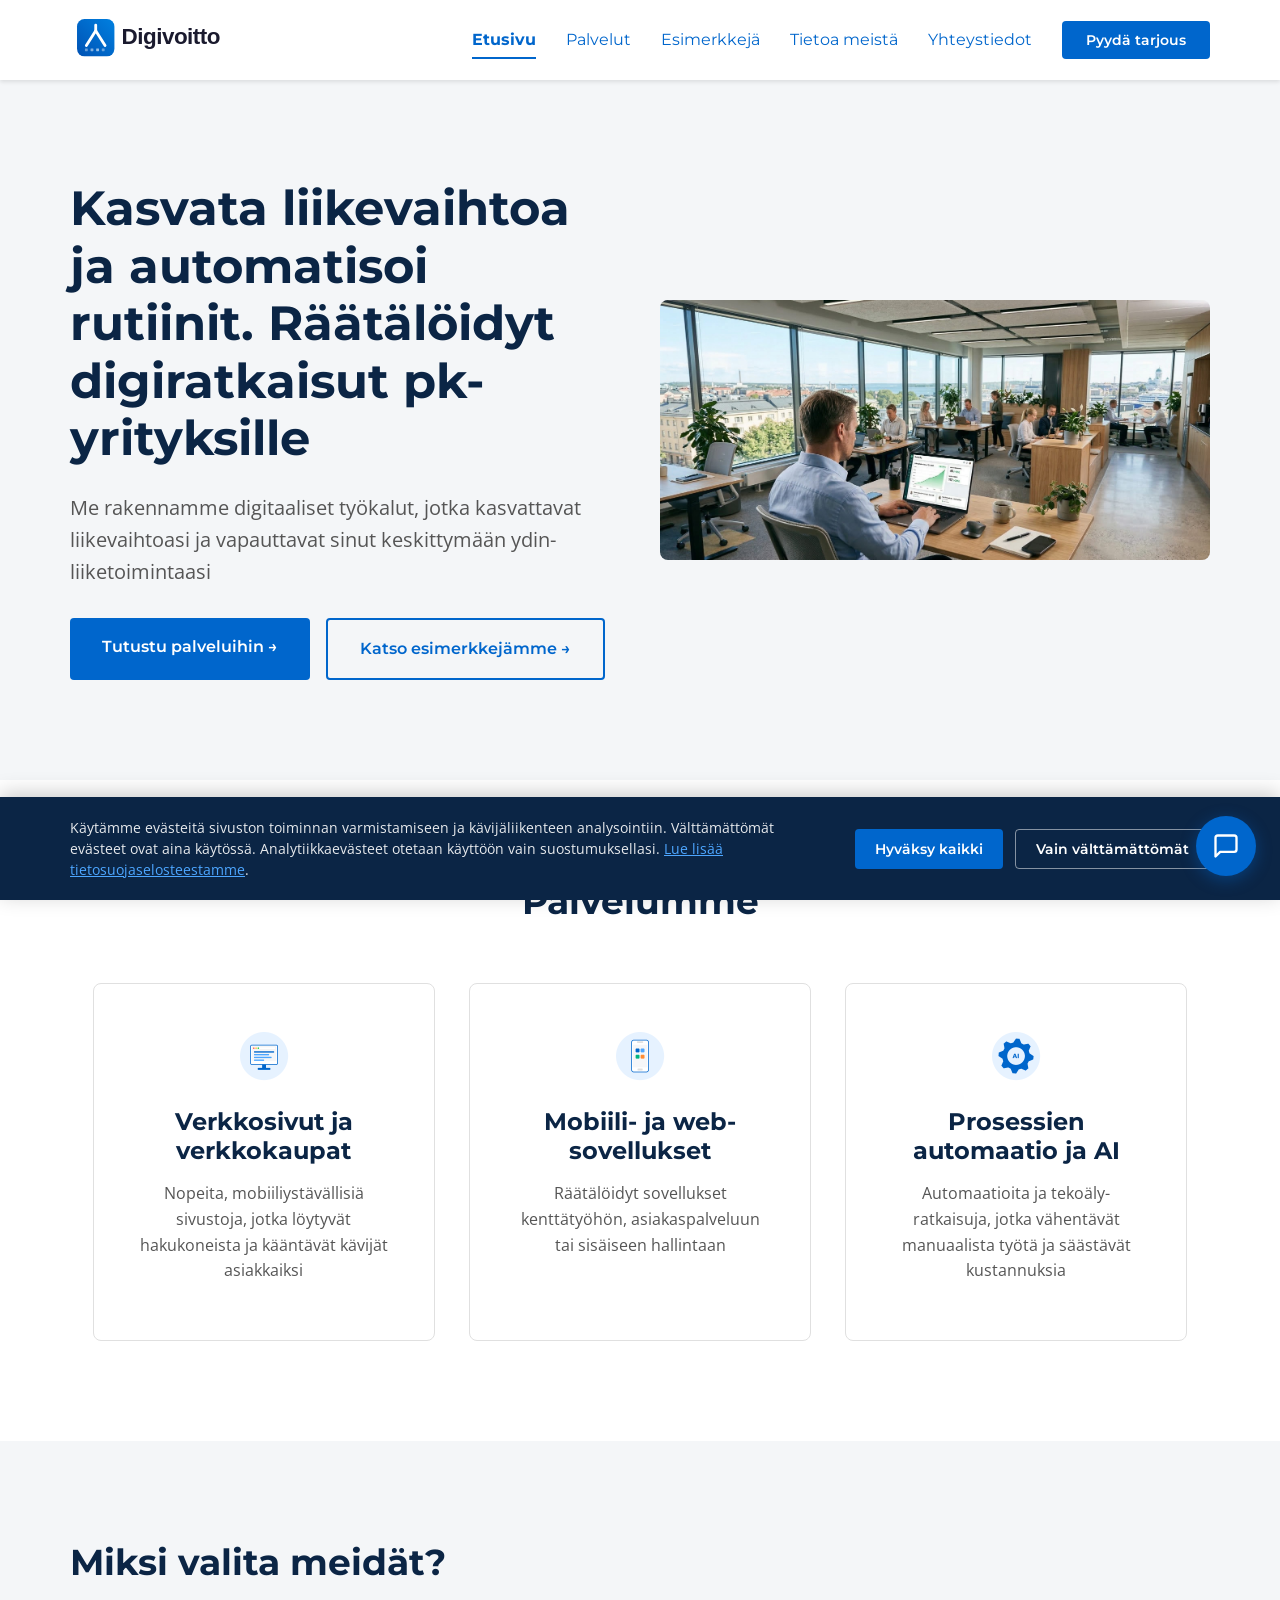
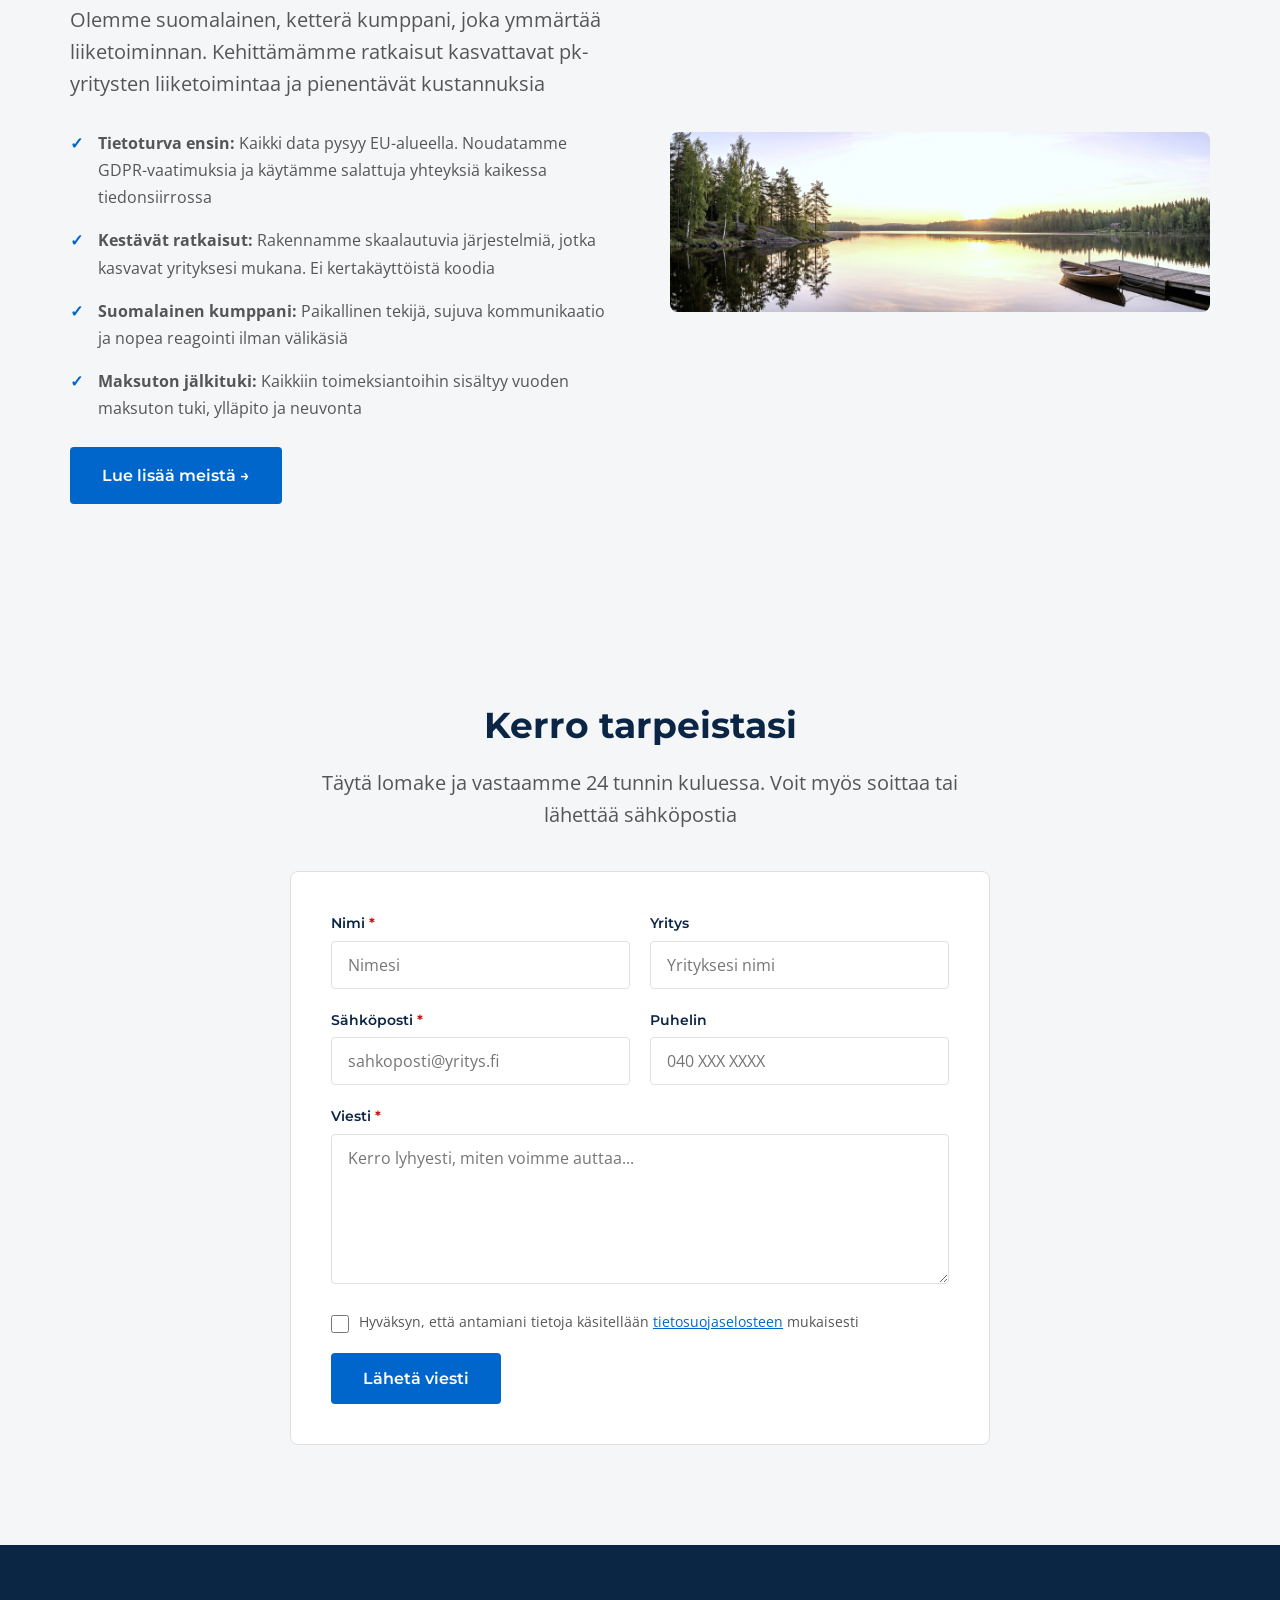
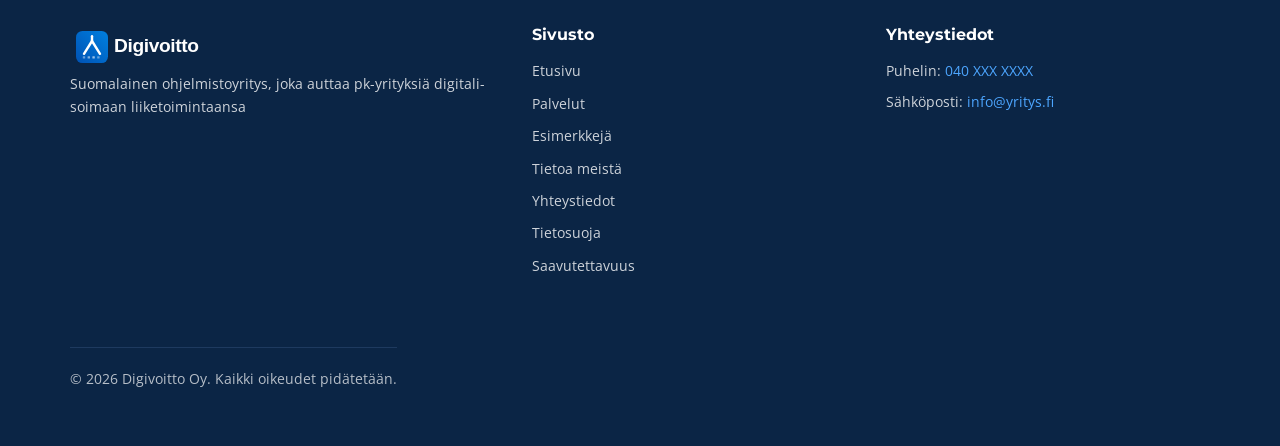
<file: index.html>
<!DOCTYPE html>
<html lang="fi">
<head>
    <meta charset="UTF-8">
    <meta name="viewport" content="width=device-width, initial-scale=1.0">
    <meta name="color-scheme" content="light only">
    <meta name="description" content="Modernit digiratkaisut suomalaisille pk-yrityksille. Verkkosivut, sovellukset, automaatio ja tekoäly.">
    <title>Etusivu | Digivoitto</title>
    <link rel="preconnect" href="https://fonts.googleapis.com">
    <link rel="preconnect" href="https://fonts.gstatic.com" crossorigin>
    <link href="https://fonts.googleapis.com/css2?family=Montserrat:wght@400;600;700&family=Open+Sans:wght@400;600;700&display=swap" rel="stylesheet">
    <link rel="stylesheet" href="tyyli.css">
</head>
<body>
    <header class="site-header">
        <div class="container">
            <a href="index.html" class="logo"><img src="logo-2-arrow.svg" alt="Digivoitto" class="logo-img"></a>
            <button class="hamburger" onclick="toggleMenu()" aria-label="Avaa valikko" aria-expanded="false">
                <span></span><span></span><span></span>
            </button>
            <nav>
                <ul class="main-nav" id="navLinks">
                    <li><a href="index.html" aria-current="page">Etusivu</a></li>
                    <li><a href="palvelut.html">Palvelut</a></li>
                    <li><a href="esimerkkeja.html">Esimerkkejä</a></li>
                    <li><a href="meista.html">Tietoa meistä</a></li>
                    <li><a href="yhteystiedot.html">Yhteystiedot</a></li>
                    <li><a href="yhteystiedot.html" class="nav-cta">Pyydä tarjous</a></li>
                </ul>
            </nav>
        </div>
    </header>
    <main>
        <section class="hero">
            <div class="container">
                <div class="hero-text">
                    <h1>Kasvata liikevaihtoa ja automatisoi rutiinit. Räätälöidyt digiratkaisut pk-yrityksille</h1>
                    <p class="ingressi">Me rakennamme digitaaliset työkalut, jotka kasvattavat liikevaihtoasi ja vapauttavat sinut keskittymään ydin&shy;liiketoimintaasi</p>
                    <div class="hero-buttons">
                        <a href="palvelut.html" class="btn-primary">Tutustu palveluihin &rarr;</a>
                        <a href="esimerkkeja.html" class="btn-secondary">Katso esimerkkejämme &rarr;</a>
                    </div>
                </div>
                <figure class="hero-image">
                    <img src="Etusivun_herokuva.jpg" alt="Henkilö koodaamassa tietokoneella modernissa toimistoympäristössä">
                </figure>
            </div>
        </section>
        <section class="section section-light">
            <div class="container">
                <div class="section-header">
                    <h2>Palvelumme</h2>
                </div>
                <div class="service-cards">
                    <a href="verkkosivut.html" class="service-card">
                        <img src="Web_ikoni.jpg" alt="Verkkosivut ja verkkokaupat" class="icon">
                        <h3>Verkkosivut ja verkkokaupat</h3>
                        <p>Nopeita, mobiili&shy;ystävällisiä sivustoja, jotka löytyvät hakukoneista ja kääntävät kävijät asiakkaiksi</p>
                    </a>
                    <a href="sovellukset.html" class="service-card">
                        <img src="Mobiili_ikoni.jpg" alt="Mobiili- ja web-sovellukset" class="icon">
                        <h3>Mobiili- ja web-sovellukset</h3>
                        <p>Räätälöidyt sovellukset kenttätyöhön, asiakaspalveluun tai sisäiseen hallintaan</p>
                    </a>
                    <a href="automaatio-ai.html" class="service-card">
                        <img src="Ratas_ikoni.jpg" alt="Prosessien automaatio ja AI" class="icon">
                        <h3>Prosessien automaatio ja AI</h3>
                        <p>Automaatioita ja tekoäly&shy;ratkaisuja, jotka vähentävät manuaalista työtä ja säästävät kustannuksia</p>
                    </a>
                </div>
            </div>
        </section>
        <section class="section section-gray value-section">
            <div class="container">
                <div class="value-text">
                    <h2>Miksi valita meidät?</h2>
                    <p class="ingressi">Olemme suomalainen, ketterä kumppani, joka ymmärtää liiketoiminnan. Kehittämämme ratkaisut kasvattavat pk-yritysten liiketoimintaa ja pienentävät kustannuksia</p>
                    <ul class="value-list">
                        <li><strong>Tietoturva ensin:</strong> Kaikki data pysyy EU-alueella. Noudatamme GDPR-vaatimuksia ja käytämme salattuja yhteyksiä kaikessa tiedonsiirrossa</li>
                        <li><strong>Kestävät ratkaisut:</strong> Rakennamme skaalautuvia järjestelmiä, jotka kasvavat yrityksesi mukana. Ei kertakäyttöistä koodia</li>
                        <li><strong>Suomalainen kumppani:</strong> Paikallinen tekijä, sujuva kommunikaatio ja nopea reagointi ilman välikäsiä</li>
                        <li><strong>Maksuton jälkituki:</strong> Kaikkiin toimeksiantoihin sisältyy vuoden maksuton tuki, ylläpito ja neuvonta</li>
                    </ul>
                    <a href="meista.html" class="btn-primary">Lue lisää meistä &rarr;</a>
                </div>
                <figure class="value-image">
                    <img src="Arvolupaus_maisema.jpg" alt="Suomalainen järvimaisema auringonnousun aikaan" loading="lazy">
                </figure>
            </div>
        </section>
        <section class="section section-gray">
            <div class="container">
                <div class="inline-contact">
                    <h2>Kerro tarpeistasi</h2>
                    <p class="ingressi">Täytä lomake ja vastaamme 24 tunnin kuluessa. Voit myös soittaa tai lähettää sähköpostia</p>
                    <form class="contact-form" id="inlineContactForm" onsubmit="handleInlineSubmit(event)">
                        <div class="form-row">
                            <div class="form-group">
                                <label for="inline-name">Nimi <span class="required">*</span></label>
                                <input type="text" id="inline-name" name="name" required placeholder="Nimesi">
                            </div>
                            <div class="form-group">
                                <label for="inline-company">Yritys</label>
                                <input type="text" id="inline-company" name="company" placeholder="Yrityksesi nimi">
                            </div>
                        </div>
                        <div class="form-row">
                            <div class="form-group">
                                <label for="inline-email">Sähköposti <span class="required">*</span></label>
                                <input type="email" id="inline-email" name="email" required placeholder="sahkoposti@yritys.fi">
                            </div>
                            <div class="form-group">
                                <label for="inline-phone">Puhelin</label>
                                <input type="tel" id="inline-phone" name="phone" placeholder="040 XXX XXXX">
                            </div>
                        </div>
                        <div class="form-group">
                            <label for="inline-message">Viesti <span class="required">*</span></label>
                            <textarea id="inline-message" name="message" required placeholder="Kerro lyhyesti, miten voimme auttaa..."></textarea>
                        </div>
                        <div class="consent-group">
                            <input type="checkbox" id="consent" name="consent" required>
                            <label for="consent">Hyväksyn, että antamiani tietoja käsitellään <a href="tietosuojaseloste.html" target="_blank">tietosuojaselosteen</a> mukaisesti</label>
                        </div>
                        <button type="submit" class="btn-primary">Lähetä viesti</button>
                    </form>
                    <div class="thank-you-message" id="inlineThankYou">
                        Kiitos viestistäsi! Palaamme asiaan mahdollisimman pian
                    </div>
                </div>
            </div>
        </section>
    </main>
    <footer class="site-footer">
        <div class="container">
            <div class="footer-info">
                <a href="index.html" class="logo"><img src="logo-2-arrow-white.svg" alt="Digivoitto" class="footer-logo-img"></a>
                <p>Suomalainen ohjelmisto&shy;yritys, joka auttaa pk-yrityksiä digitali&shy;soimaan liike&shy;toimintaansa</p>
            </div>
            <nav class="footer-nav" aria-label="Alatunniste">
                <h3>Sivusto</h3>
                <ul>
                    <li><a href="index.html">Etusivu</a></li>
                    <li><a href="palvelut.html">Palvelut</a></li>
                    <li><a href="esimerkkeja.html">Esimerkkejä</a></li>
                    <li><a href="meista.html">Tietoa meistä</a></li>
                    <li><a href="yhteystiedot.html">Yhteystiedot</a></li>
                    <li><a href="tietosuojaseloste.html">Tietosuoja</a></li>
                    <li><a href="saavutettavuusseloste.html">Saavutettavuus</a></li>
                </ul>
            </nav>
            <div class="footer-contact">
                <h3>Yhteystiedot</h3>
                <address>
                    <p>Puhelin: <a href="tel:+35840XXXXXXX">040 XXX XXXX</a></p>
                    <p>Sähköposti: <a href="mailto:info@yritys.fi">info@yritys.fi</a></p>
                </address>
            </div>
        </div>
        <div class="container">
            <p class="footer-bottom">&copy; 2026 Digivoitto Oy. Kaikki oikeudet pidätetään.</p>
        </div>
    </footer>
    <script>
        function toggleMenu() {
            document.getElementById('navLinks').classList.toggle('open');
        }
        function handleInlineSubmit(event) {
            event.preventDefault();
            document.getElementById('inlineContactForm').style.display = 'none';
            document.getElementById('inlineThankYou').style.display = 'block';
        }
    </script>
    <script src="chat-widget.js"></script>
    <script src="cookie-banner.js"></script>
</body>
</html>
</file>
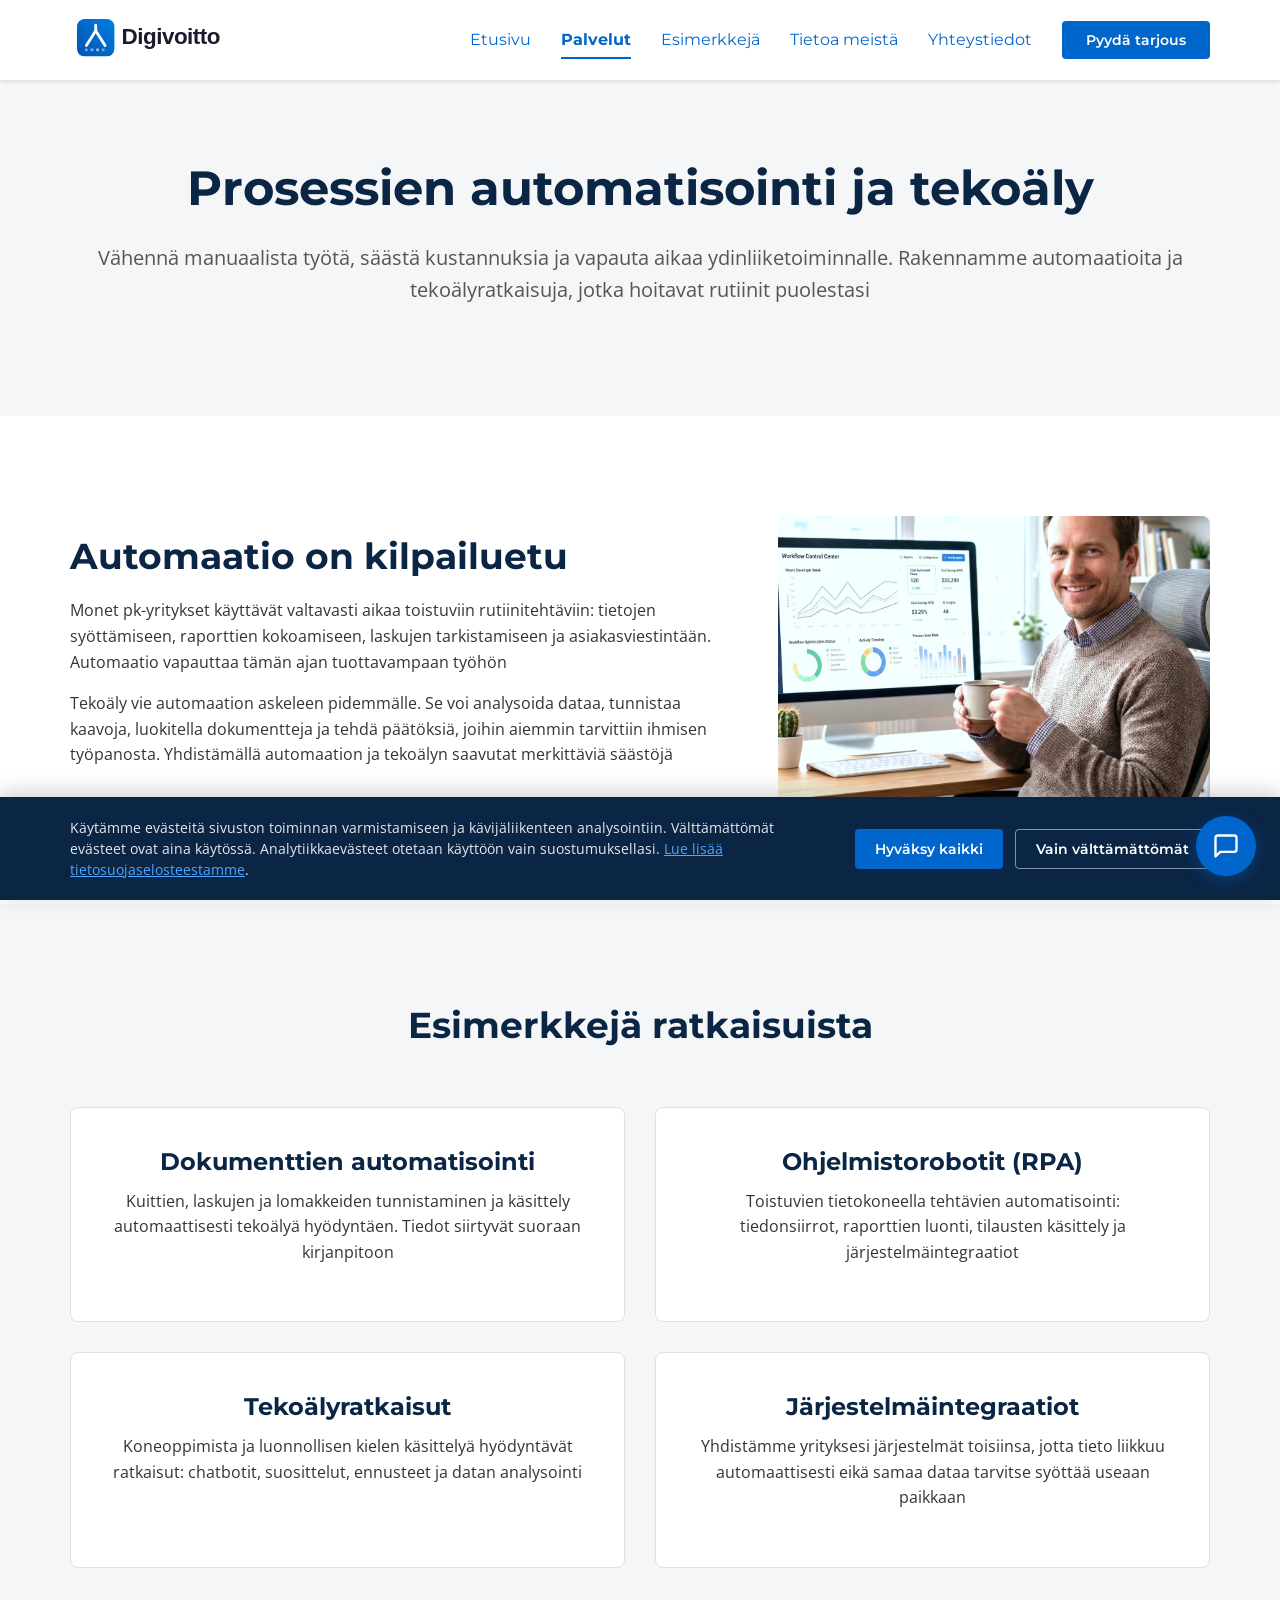
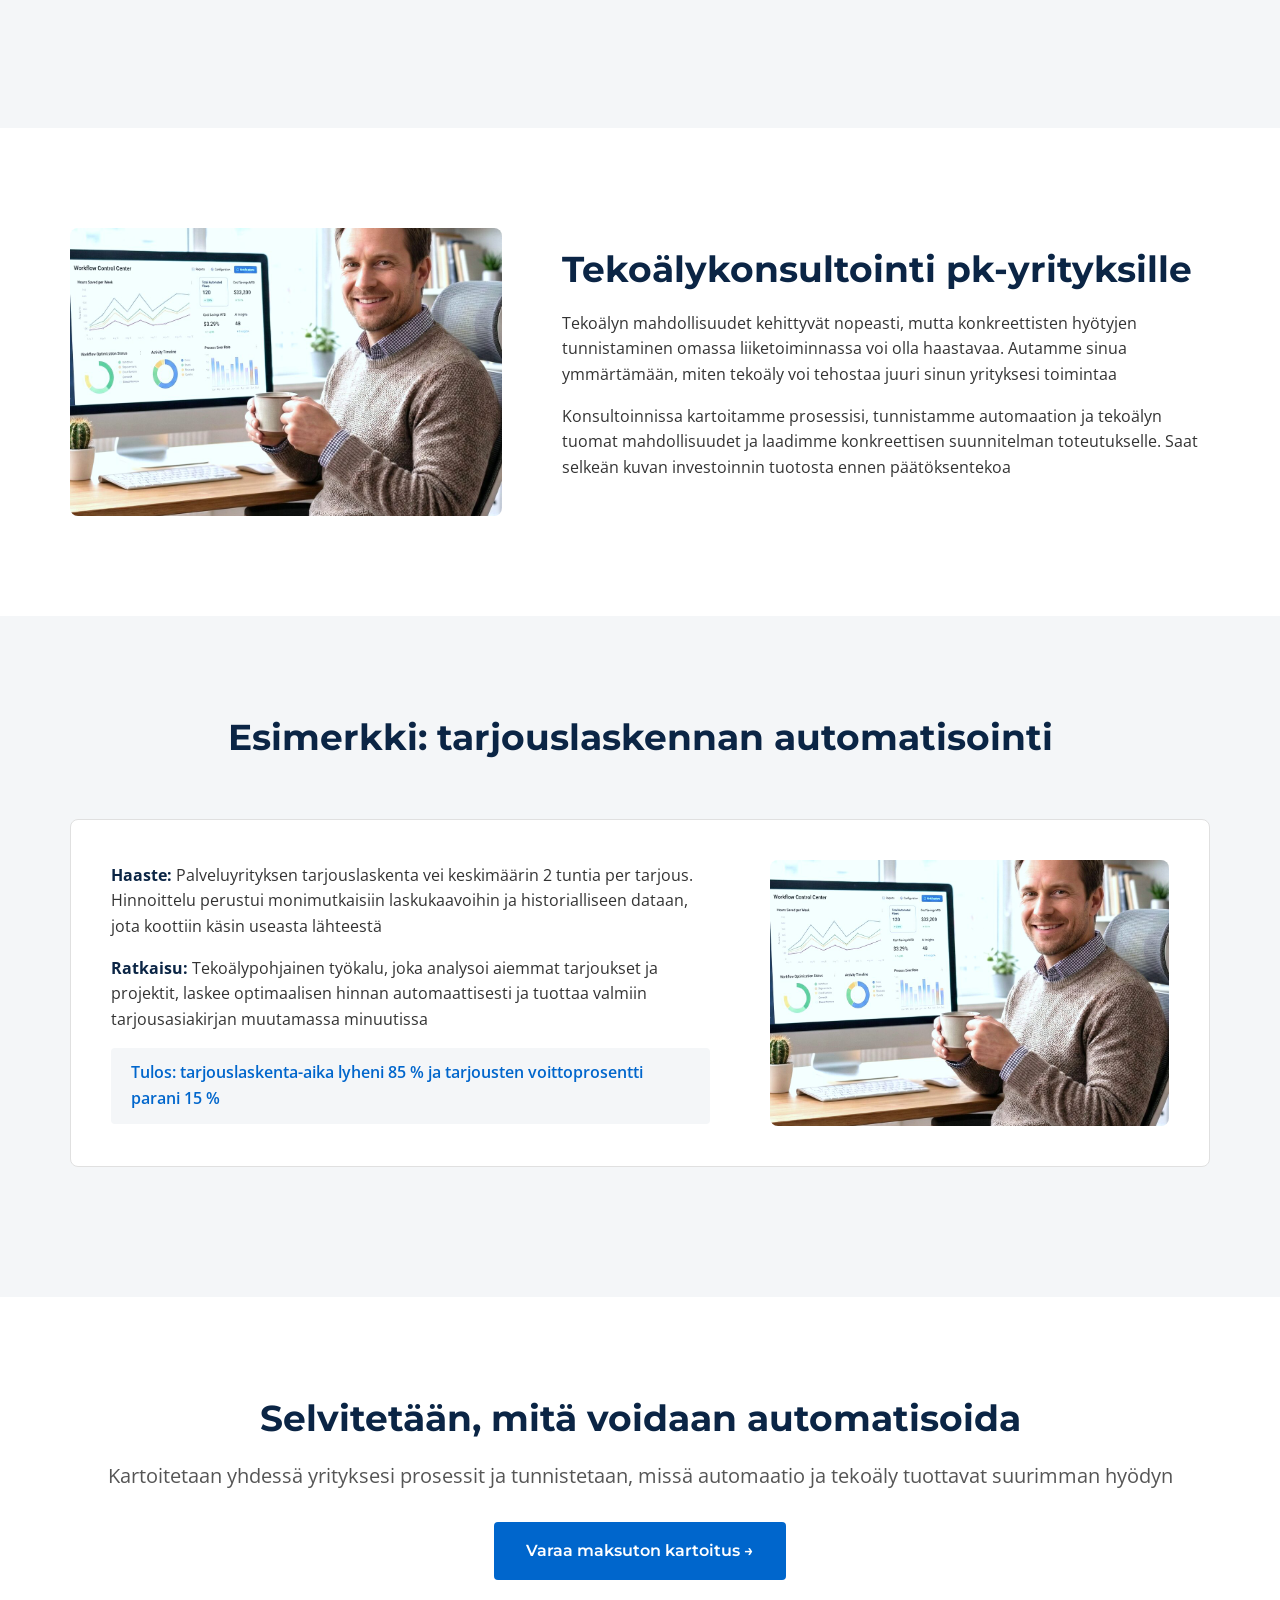
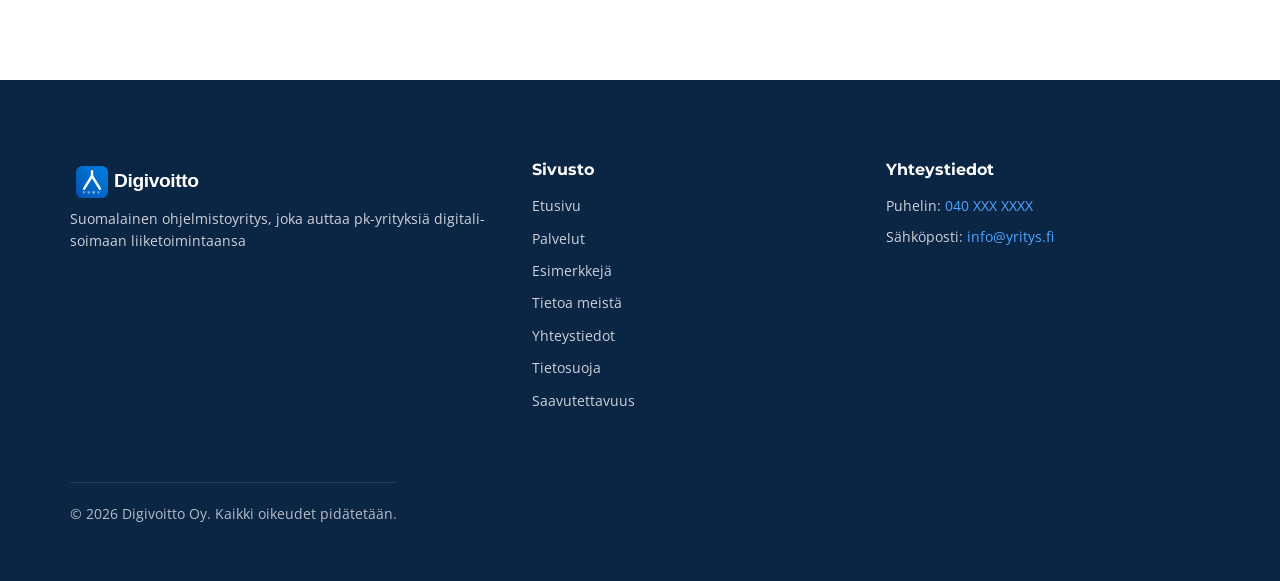
<file: automaatio-ai.html>
<!DOCTYPE html>
<html lang="fi">
<head>
    <meta charset="UTF-8">
    <meta name="viewport" content="width=device-width, initial-scale=1.0">
    <meta name="color-scheme" content="light only">
    <meta name="description" content="Prosessien automaatio ja tekoälyratkaisut pk-yrityksille. Vähennä manuaalista työtä, säästä kustannuksia ja vapauta aikaa ydintoiminnalle.">
    <title>Prosessien automaatio ja tekoäly | Digivoitto</title>
    <link rel="preconnect" href="https://fonts.googleapis.com">
    <link rel="preconnect" href="https://fonts.gstatic.com" crossorigin>
    <link href="https://fonts.googleapis.com/css2?family=Montserrat:wght@400;600;700&family=Open+Sans:wght@400;600;700&display=swap" rel="stylesheet">
    <link rel="stylesheet" href="tyyli.css">
</head>
<body>
    <header class="site-header">
        <div class="container">
            <a href="index.html" class="logo"><img src="logo-2-arrow.svg" alt="Digivoitto" class="logo-img"></a>
            <button class="hamburger" onclick="toggleMenu()" aria-label="Avaa valikko" aria-expanded="false"><span></span><span></span><span></span></button>
            <nav>
                <ul class="main-nav" id="navLinks">
                    <li><a href="index.html">Etusivu</a></li>
                    <li><a href="palvelut.html" aria-current="page">Palvelut</a></li>
                    <li><a href="esimerkkeja.html">Esimerkkejä</a></li>
                    <li><a href="meista.html">Tietoa meistä</a></li>
                    <li><a href="yhteystiedot.html">Yhteystiedot</a></li>
                    <li><a href="yhteystiedot.html" class="nav-cta">Pyydä tarjous</a></li>
                </ul>
            </nav>
        </div>
    </header>

    <main>
        <section class="page-header">
            <div class="container">
                <h1>Prosessien automatisointi ja tekoäly</h1>
                <p class="ingressi">Vähennä manuaalista työtä, säästä kustannuksia ja vapauta aikaa ydin&shy;liiketoiminnalle. Rakennamme automaatioita ja tekoäly&shy;ratkaisuja, jotka hoitavat rutiinit puolestasi</p>
            </div>
        </section>

        <section class="section section-light">
            <div class="container">
                <div class="service-detail">
                    <div class="service-detail-text">
                        <h2>Automaatio on kilpailuetu</h2>
                        <p>Monet pk-yritykset käyttävät valtavasti aikaa toistuviin rutiini&shy;tehtäviin: tietojen syöttämiseen, raporttien kokoamiseen, laskujen tarkistamiseen ja asiakas&shy;viestintään. Automaatio vapauttaa tämän ajan tuottavampaan työhön</p>
                        <p>Tekoäly vie automaation askeleen pidemmälle. Se voi analysoida dataa, tunnistaa kaavoja, luokitella dokumentteja ja tehdä päätöksiä, joihin aiemmin tarvittiin ihmisen työpanosta. Yhdistämällä automaation ja tekoälyn saavutat merkittäviä säästöjä</p>
                    </div>
                    <figure class="service-detail-image">
                        <img src="automaatio.jpg" alt="Automaation hyödyt: manuaalinen työ vs. automatisoitu prosessi">
                    </figure>
                </div>
            </div>
        </section>

        <section class="section section-gray">
            <div class="container">
                <div class="section-header">
                    <h2>Esimerkkejä ratkaisuista</h2>
                </div>
                <div class="value-cards">
                    <article class="value-card">
                        <h3>Dokumenttien automatisointi</h3>
                        <p>Kuittien, laskujen ja lomakkeiden tunnistaminen ja käsittely automaattisesti tekoälyä hyödyntäen. Tiedot siirtyvät suoraan kirjanpitoon</p>
                    </article>
                    <article class="value-card">
                        <h3>Ohjelmisto&shy;robotit (RPA)</h3>
                        <p>Toistuvien tietokoneella tehtävien automatisointi: tiedonsiirrot, raporttien luonti, tilausten käsittely ja järjestelmä&shy;integraatiot</p>
                    </article>
                    <article class="value-card">
                        <h3>Tekoäly&shy;ratkaisut</h3>
                        <p>Koneoppimista ja luonnollisen kielen käsittelyä hyödyntävät ratkaisut: chatbotit, suosittelut, ennusteet ja datan analysointi</p>
                    </article>
                    <article class="value-card">
                        <h3>Järjestelmä&shy;integraatiot</h3>
                        <p>Yhdistämme yrityksesi järjestelmät toisiinsa, jotta tieto liikkuu automaattisesti eikä samaa dataa tarvitse syöttää useaan paikkaan</p>
                    </article>
                </div>
            </div>
        </section>

        <section class="section section-light">
            <div class="container">
                <div class="service-detail reverse">
                    <div class="service-detail-text">
                        <h2>Tekoäly&shy;konsultointi pk-yrityksille</h2>
                        <p>Tekoälyn mahdollisuudet kehittyvät nopeasti, mutta konkreettisten hyötyjen tunnistaminen omassa liiketoiminnassa voi olla haastavaa. Autamme sinua ymmärtämään, miten tekoäly voi tehostaa juuri sinun yrityksesi toimintaa</p>
                        <p>Konsultoinnissa kartoitamme prosessisi, tunnistamme automaation ja tekoälyn tuomat mahdollisuudet ja laadimme konkreettisen suunnitelman toteutukselle. Saat selkeän kuvan investoinnin tuotosta ennen päätöksentekoa</p>
                    </div>
                    <figure class="service-detail-image">
                        <img src="automaatio.jpg" alt="Tekoälykonsultointi pk-yrityksille" loading="lazy">
                    </figure>
                </div>
            </div>
        </section>

        <section class="section section-gray">
            <div class="container">
                <div class="section-header">
                    <h2>Esimerkki: tarjouslaskennan automatisointi</h2>
                </div>
                <div class="solution-card">
                    <div class="example-project">
                        <div class="example-text">
                            <p><span class="label">Haaste:</span> Palveluyrityksen tarjouslaskenta vei keskimäärin 2 tuntia per tarjous. Hinnoittelu perustui monimutkaisiin laskukaavoihin ja historialliseen dataan, jota koottiin käsin useasta lähteestä</p>
                            <p><span class="label">Ratkaisu:</span> Tekoälypohjainen työkalu, joka analysoi aiemmat tarjoukset ja projektit, laskee optimaalisen hinnan automaattisesti ja tuottaa valmiin tarjousasiakirjan muutamassa minuutissa</p>
                            <div class="benefit">Tulos: tarjouslaskenta-aika lyheni 85 % ja tarjousten voittoprosentti parani 15 %</div>
                        </div>
                        <figure class="example-image">
                            <img src="automaatio.jpg" alt="Tarjouslaskennan automatisointi" loading="lazy">
                        </figure>
                    </div>
                </div>
            </div>
        </section>

        <section class="section section-light section--cta">
            <div class="container">
                <h2>Selvitetään, mitä voidaan automatisoida</h2>
                <p class="ingressi">Kartoitetaan yhdessä yrityksesi prosessit ja tunnistetaan, missä automaatio ja tekoäly tuottavat suurimman hyödyn</p>
                <a href="yhteystiedot.html" class="btn-primary">Varaa maksuton kartoitus &rarr;</a>
            </div>
        </section>
    </main>

    <footer class="site-footer">
        <div class="container">
            <div class="footer-info">
                <a href="index.html" class="logo"><img src="logo-2-arrow-white.svg" alt="Digivoitto" class="footer-logo-img"></a>
                <p>Suomalainen ohjelmisto&shy;yritys, joka auttaa pk-yrityksiä digitali&shy;soimaan liike&shy;toimintaansa</p>
            </div>
            <nav class="footer-nav" aria-label="Alatunniste">
                <h3>Sivusto</h3>
                <ul>
                    <li><a href="index.html">Etusivu</a></li>
                    <li><a href="palvelut.html">Palvelut</a></li>
                    <li><a href="esimerkkeja.html">Esimerkkejä</a></li>
                    <li><a href="meista.html">Tietoa meistä</a></li>
                    <li><a href="yhteystiedot.html">Yhteystiedot</a></li>
                    <li><a href="tietosuojaseloste.html">Tietosuoja</a></li>
                    <li><a href="saavutettavuusseloste.html">Saavutettavuus</a></li>
                </ul>
            </nav>
            <div class="footer-contact">
                <h3>Yhteystiedot</h3>
                <address>
                    <p>Puhelin: <a href="tel:+35840XXXXXXX">040 XXX XXXX</a></p>
                    <p>Sähköposti: <a href="mailto:info@yritys.fi">info@yritys.fi</a></p>
                </address>
            </div>
        </div>
        <div class="container">
            <p class="footer-bottom">&copy; 2026 Digivoitto Oy. Kaikki oikeudet pidätetään.</p>
        </div>
    </footer>

    <script>
        function toggleMenu() { document.getElementById('navLinks').classList.toggle('open'); }
    </script>
    <script src="chat-widget.js"></script>
    <script src="cookie-banner.js"></script>
</body>
</html>
</file>
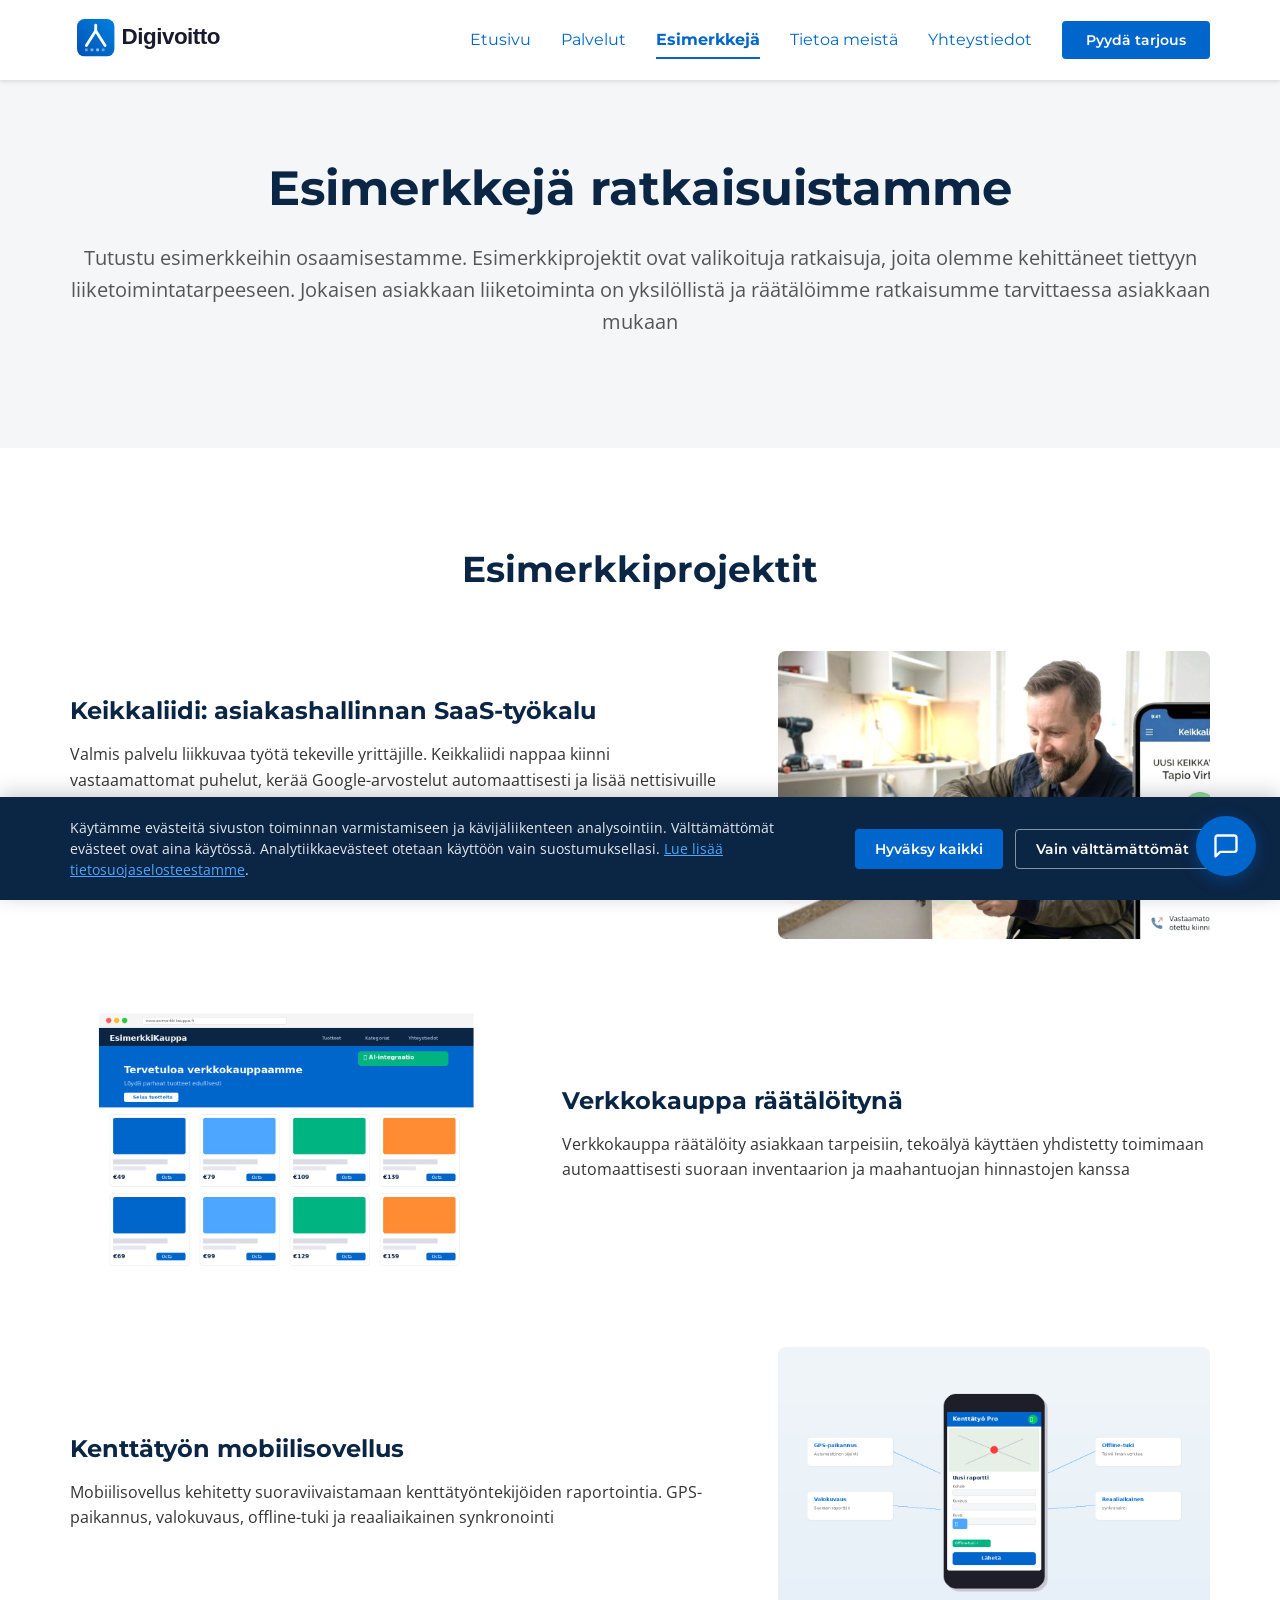
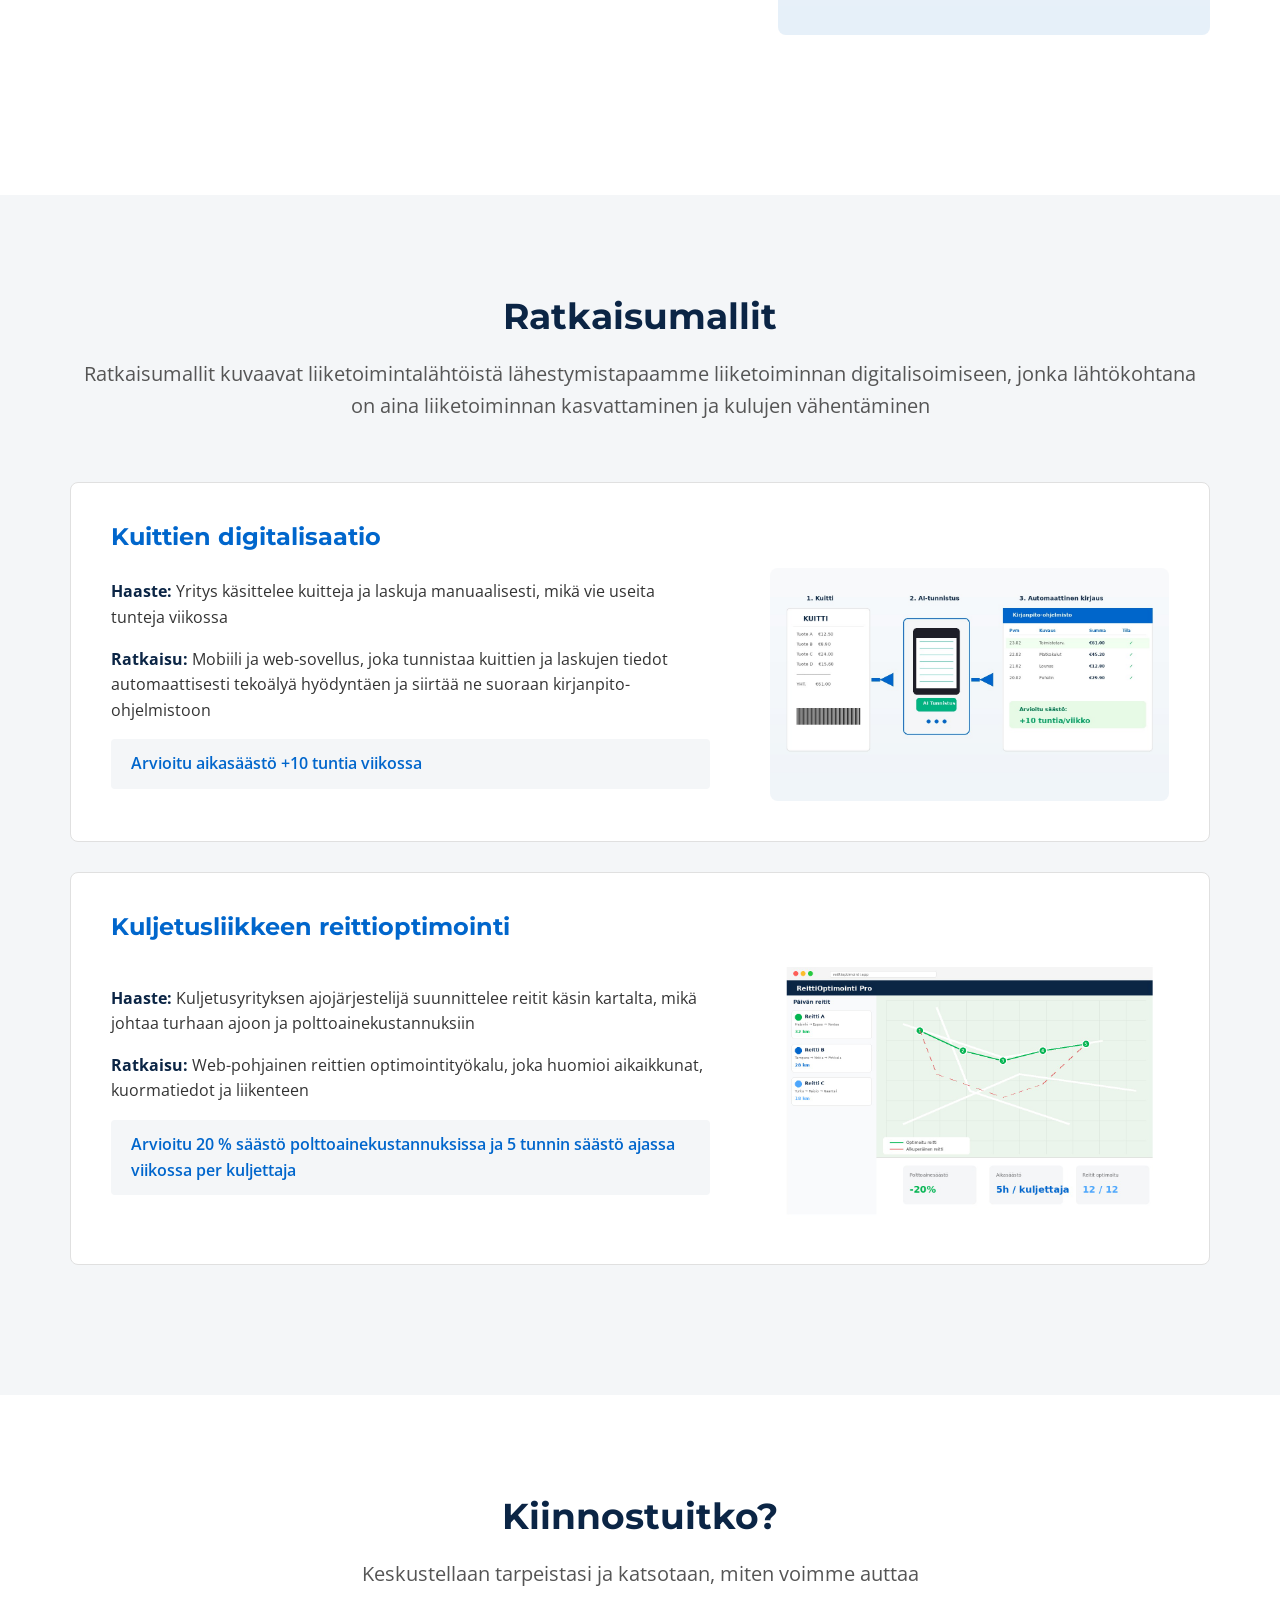
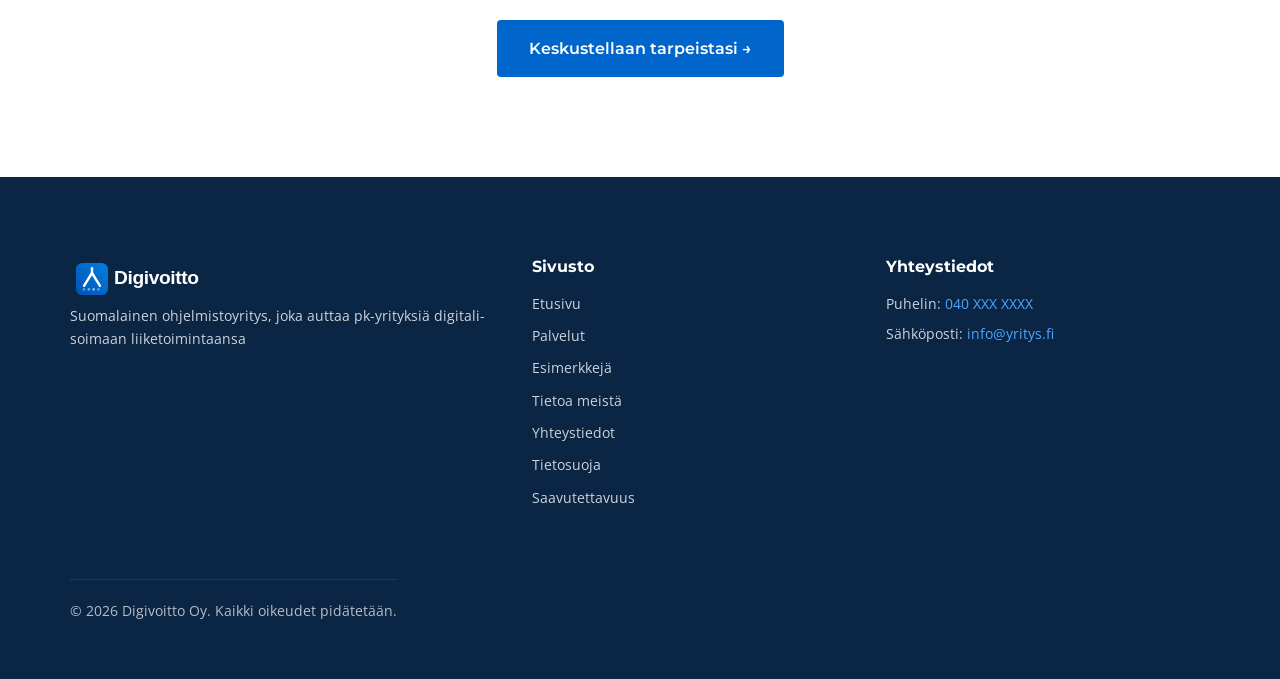
<file: esimerkkeja.html>
<!DOCTYPE html>
<html lang="fi">
<head>
    <meta charset="UTF-8">
    <meta name="viewport" content="width=device-width, initial-scale=1.0">
    <meta name="color-scheme" content="light only">
    <meta name="description" content="Esimerkkejä ratkaisuistamme: demoprojektit ja ratkaisumallit pk-yrityksille.">
    <title>Esimerkkejä | Digivoitto</title>
    <link rel="preconnect" href="https://fonts.googleapis.com">
    <link rel="preconnect" href="https://fonts.gstatic.com" crossorigin>
    <link href="https://fonts.googleapis.com/css2?family=Montserrat:wght@400;600;700&family=Open+Sans:wght@400;600;700&display=swap" rel="stylesheet">
    <link rel="stylesheet" href="tyyli.css">
</head>
<body>

    <header class="site-header">
        <div class="container">
            <a href="index.html" class="logo"><img src="logo-2-arrow.svg" alt="Digivoitto" class="logo-img"></a>
            <button class="hamburger" onclick="toggleMenu()" aria-label="Avaa valikko" aria-expanded="false">
                <span></span>
                <span></span>
                <span></span>
            </button>
            <nav>
                <ul class="main-nav" id="navLinks">
                    <li><a href="index.html">Etusivu</a></li>
                    <li><a href="palvelut.html">Palvelut</a></li>
                    <li><a href="esimerkkeja.html" aria-current="page">Esimerkkejä</a></li>
                    <li><a href="meista.html">Tietoa meistä</a></li>
                    <li><a href="yhteystiedot.html">Yhteystiedot</a></li>
                    <li><a href="yhteystiedot.html" class="nav-cta">Pyydä tarjous</a></li>
                </ul>
            </nav>
        </div>
    </header>

    <main>
        <section class="page-header page-header--wide">
            <div class="container">
                <div class="hero-text">
                    <h1>Esimerkkejä ratkaisuistamme</h1>
                    <p class="ingressi">Tutustu esimerkkeihin osaamisestamme. Esimerkkiprojektit ovat valikoituja ratkaisuja, joita olemme kehittäneet tiettyyn liiketoiminta&shy;tarpeeseen. Jokaisen asiakkaan liiketoiminta on yksilöllistä ja räätälöimme ratkaisumme tarvittaessa asiakkaan mukaan</p>
                </div>
            </div>
        </section>
        <section class="section section-light">
            <div class="container">
                <div class="section-header">
                    <h2>Esimerkkiprojektit</h2>
                </div>

                <article class="example-project">
                    <div class="example-text">
                        <h3>Keikkaliidi: asiakashallinnan SaaS-työkalu</h3>
                        <p>Valmis palvelu liikkuvaa työtä tekeville yrittäjille. Keikkaliidi nappaa kiinni vastaamattomat puhelut, kerää Google-arvostelut automaattisesti ja lisää nettisivuille chatin. Kaikki yhdessä edullisessa paketissa</p>
                        <a href="yhteystiedot.html" class="btn-primary">Kokeile palvelua &rarr;</a>
                    </div>
                    <figure class="example-image">
                        <img src="Keikkaliidi_esimerkki.jpg" alt="Keikkaliidi-sovellus: yrittäjä saa ilmoituksen uudesta keikkavarauksesta">
                    </figure>
                </article>

                <article class="example-project reverse">
                    <div class="example-text">
                        <h3>Verkkokauppa räätälöitynä</h3>
                        <p>Verkkokauppa räätälöity asiakkaan tarpeisiin, tekoälyä käyttäen yhdistetty toimimaan automaattisesti suoraan inventaarion ja maahantuojan hinnastojen kanssa</p>
                    </div>
                    <figure class="example-image">
                        <img src="Verkkokauppa_esimerkki.jpg" alt="Esimerkkiverkkokauppa" loading="lazy">
                    </figure>
                </article>

                <article class="example-project">
                    <div class="example-text">
                        <h3>Kenttätyön mobiilisovellus</h3>
                        <p>Mobiilisovellus kehitetty suoraviivaistamaan kenttätyönteki&shy;jöiden raportointia. GPS-paikannus, valokuvaus, offline-tuki ja reaaliaikainen synkronointi</p>
                    </div>
                    <figure class="example-image">
                        <img src="Kenttatyo_esimerkki.jpg" alt="Kenttätyö-mobiilisovellus" loading="lazy">
                    </figure>
                </article>
            </div>
        </section>

        <section class="section section-gray">
            <div class="container">
                <div class="section-header">
                    <h2>Ratkaisumallit</h2>
                    <p class="ingressi">Ratkaisumallit kuvaavat liiketoiminta&shy;lähtöistä lähestymis&shy;tapaamme liiketoiminnan digitalisoimiseen, jonka lähtökohtana on aina liiketoiminnan kasvattaminen ja kulujen vähentäminen</p>
                </div>

                <article class="solution-card">
                    <h3>Kuittien digitalisaatio</h3>
                    <div class="example-project">
                        <div class="example-text">
                            <p><span class="label">Haaste:</span> Yritys käsittelee kuitteja ja laskuja manuaalisesti, mikä vie useita tunteja viikossa</p>
                            <p><span class="label">Ratkaisu:</span> Mobiili ja web-sovellus, joka tunnistaa kuittien ja laskujen tiedot automaattisesti tekoälyä hyödyntäen ja siirtää ne suoraan kirjanpito-ohjelmistoon</p>
                            <div class="benefit">Arvioitu aikasäästö +10 tuntia viikossa</div>
                        </div>
                        <figure class="example-image">
                            <img src="Kuitit_esimerkki.jpg" alt="Kuittien digitalisaatioprosessi" loading="lazy">
                        </figure>
                    </div>
                </article>

                <article class="solution-card">
                    <h3>Kuljetusliikkeen reittioptimointi</h3>
                    <div class="example-project">
                        <div class="example-text">
                            <p><span class="label">Haaste:</span> Kuljetusyrityksen ajojärjestelijä suunnittelee reitit käsin kartalta, mikä johtaa turhaan ajoon ja polttoainekustannuksiin</p>
                            <p><span class="label">Ratkaisu:</span> Web-pohjainen reittien optimointi&shy;työkalu, joka huomioi aikaikkunat, kuormatiedot ja liikenteen</p>
                            <div class="benefit">Arvioitu 20 % säästö polttoainekustannuksissa ja 5 tunnin säästö ajassa viikossa per kuljettaja</div>
                        </div>
                        <figure class="example-image">
                            <img src="Logistiikka_esimerkki.jpg" alt="Kuljetusliikkeen reittioptimointi" loading="lazy">
                        </figure>
                    </div>
                </article>
            </div>
        </section>

        <section class="section section-light section--cta">
            <div class="container">
                <h2>Kiinnostuitko?</h2>
                <p class="ingressi">Keskustellaan tarpeistasi ja katsotaan, miten voimme auttaa</p>
                <a href="yhteystiedot.html" class="btn-primary">Keskustellaan tarpeistasi &rarr;</a>
            </div>
        </section>
    </main>

    <footer class="site-footer">
        <div class="container">
            <div class="footer-info">
                <a href="index.html" class="logo"><img src="logo-2-arrow-white.svg" alt="Digivoitto" class="footer-logo-img"></a>
                <p>Suomalainen ohjelmisto&shy;yritys, joka auttaa pk-yrityksiä digitali&shy;soimaan liike&shy;toimintaansa</p>
            </div>
            <nav class="footer-nav" aria-label="Alatunniste">
                <h3>Sivusto</h3>
                <ul>
                    <li><a href="index.html">Etusivu</a></li>
                    <li><a href="palvelut.html">Palvelut</a></li>
                    <li><a href="esimerkkeja.html">Esimerkkejä</a></li>
                    <li><a href="meista.html">Tietoa meistä</a></li>
                    <li><a href="yhteystiedot.html">Yhteystiedot</a></li>
                    <li><a href="tietosuojaseloste.html">Tietosuoja</a></li>
                    <li><a href="saavutettavuusseloste.html">Saavutettavuus</a></li>
                </ul>
            </nav>
            <div class="footer-contact">
                <h3>Yhteystiedot</h3>
                <address>
                    <p>Puhelin: <a href="tel:+35840XXXXXXX">040 XXX XXXX</a></p>
                    <p>Sähköposti: <a href="mailto:info@yritys.fi">info@yritys.fi</a></p>
                </address>
            </div>
        </div>
        <div class="container">
            <p class="footer-bottom">&copy; 2026 Digivoitto Oy. Kaikki oikeudet pidätetään.</p>
        </div>
    </footer>

    <script>
        function toggleMenu() {
            document.getElementById('navLinks').classList.toggle('open');
        }
    </script>
    <script src="chat-widget.js"></script>
    <script src="cookie-banner.js"></script>

</body>
</html>
</file>
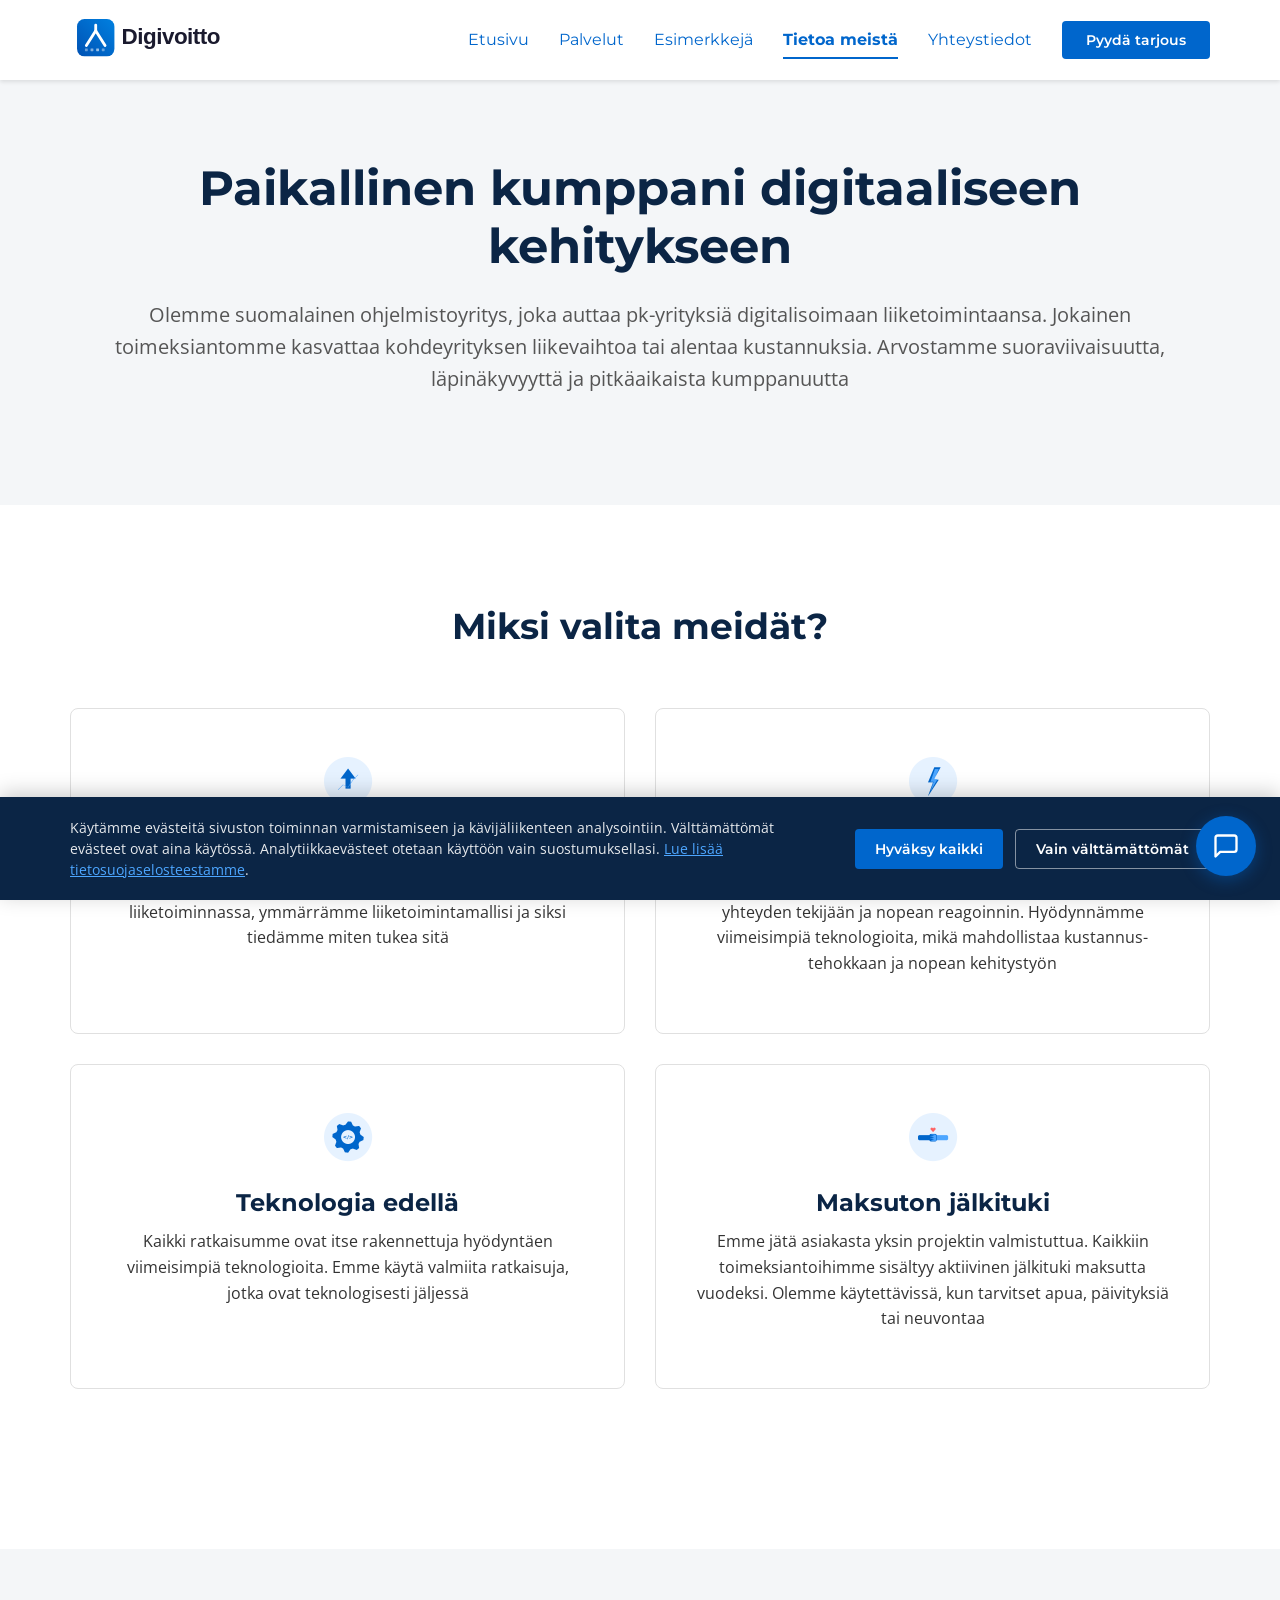
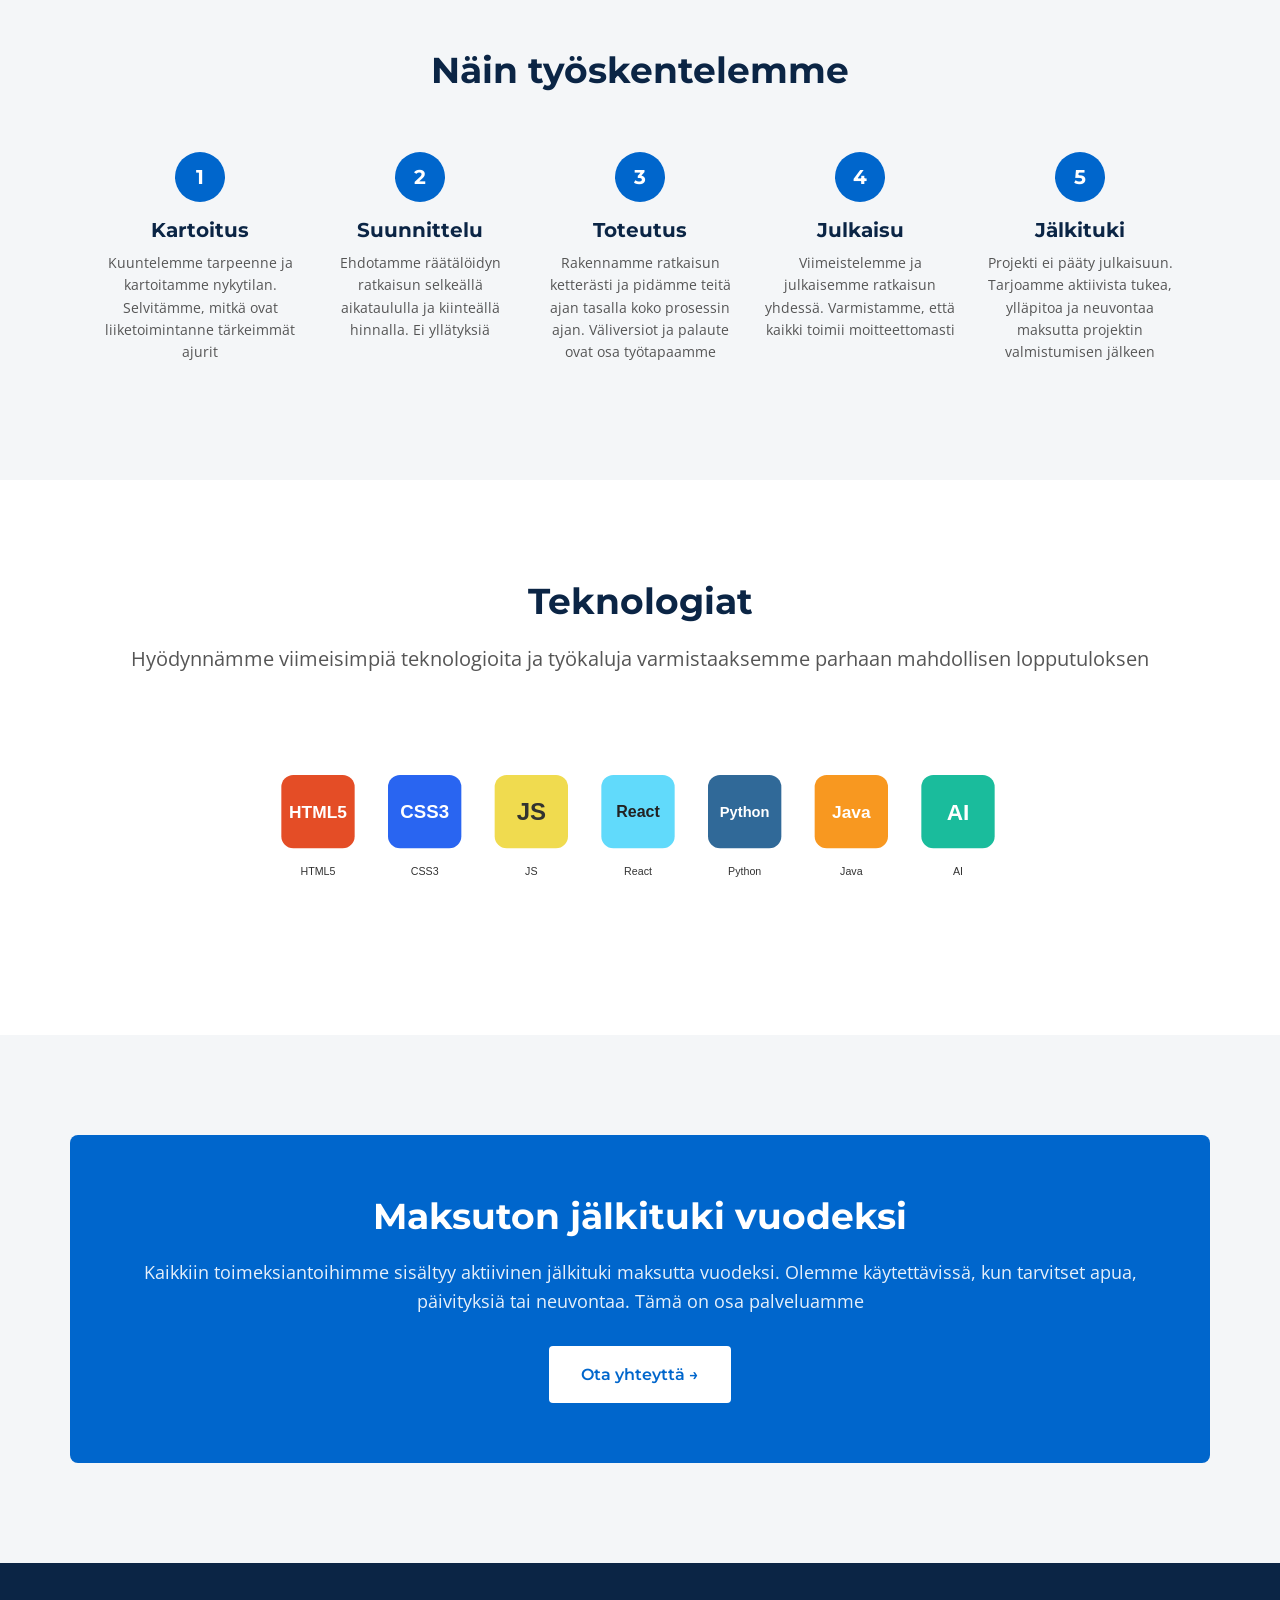
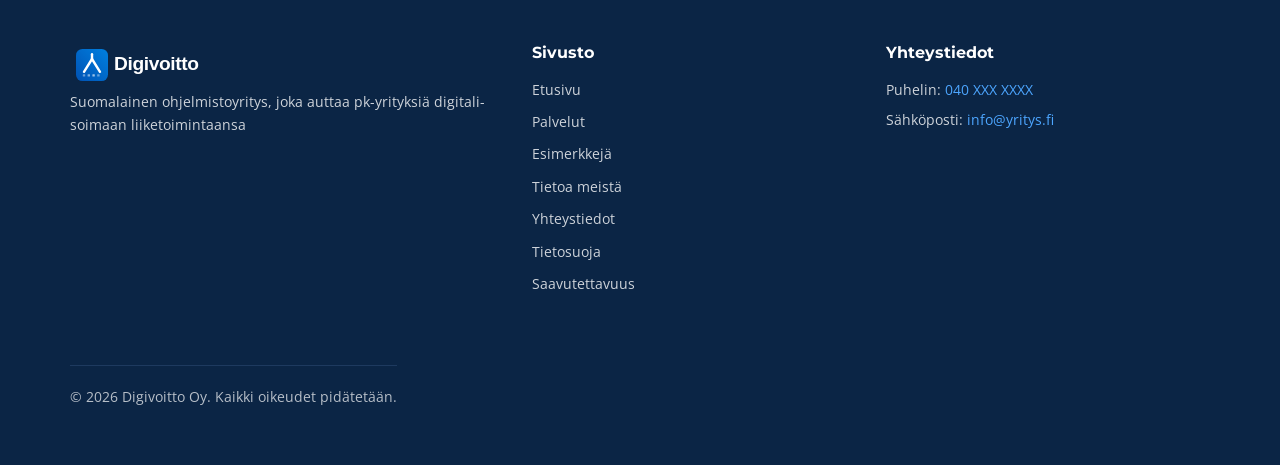
<file: meista.html>
<!DOCTYPE html>
<html lang="fi">
<head>
    <meta charset="UTF-8">
    <meta name="viewport" content="width=device-width, initial-scale=1.0">
    <meta name="color-scheme" content="light only">
    <meta name="description" content="Tietoa meistä: arvomme, työskentelytapamme ja miksi valita meidät digitalisaatiokumppaniksi.">
    <title>Tietoa meistä | Digivoitto</title>
    <link rel="preconnect" href="https://fonts.googleapis.com">
    <link rel="preconnect" href="https://fonts.gstatic.com" crossorigin>
    <link href="https://fonts.googleapis.com/css2?family=Montserrat:wght@400;600;700&family=Open+Sans:wght@400;600;700&display=swap" rel="stylesheet">
    <link rel="stylesheet" href="tyyli.css">
</head>
<body>
    <header class="site-header">
        <div class="container">
            <a href="index.html" class="logo"><img src="logo-2-arrow.svg" alt="Digivoitto" class="logo-img"></a>
            <button class="hamburger" onclick="toggleMenu()" aria-label="Avaa valikko" aria-expanded="false"><span></span><span></span><span></span></button>
            <nav>
                <ul class="main-nav" id="navLinks">
                    <li><a href="index.html">Etusivu</a></li>
                    <li><a href="palvelut.html">Palvelut</a></li>
                    <li><a href="esimerkkeja.html">Esimerkkejä</a></li>
                    <li><a href="meista.html" aria-current="page">Tietoa meistä</a></li>
                    <li><a href="yhteystiedot.html">Yhteystiedot</a></li>
                    <li><a href="yhteystiedot.html" class="nav-cta">Pyydä tarjous</a></li>
                </ul>
            </nav>
        </div>
    </header>
    <main>
        <section class="page-header">
            <div class="container">
                <h1>Paikallinen kumppani digitaaliseen kehitykseen</h1>
                <p class="ingressi">Olemme suomalainen ohjelmisto&shy;yritys, joka auttaa pk-yrityksiä digitalisoimaan liiketoimintaansa. Jokainen toimeksiantomme kasvattaa kohdeyrityksen liikevaihtoa tai alentaa kustannuksia. Arvostamme suoraviivaisuutta, läpinäkyvyyttä ja pitkäaikaista kumppanuutta</p>
            </div>
        </section>
        <section class="section section-light">
            <div class="container">
                <div class="section-header">
                    <h2>Miksi valita meidät?</h2>
                </div>
                <div class="value-cards">
                    <article class="value-card">
                        <img src="Ikoni_nuoli.jpg" alt="Liiketoimintalähtöinen digitalisaatio" class="icon">
                        <h3>Liiketoiminta&shy;lähtöistä digitalisaatiota</h3>
                        <p>Paikallinen tekijä, sujuva kommunikaatio. Juuremme ovat liiketoiminnassa, ymmärrämme liiketoiminta&shy;mallisi ja siksi tiedämme miten tukea sitä</p>
                    </article>
                    <article class="value-card">
                        <img src="Ikoni_salama.jpg" alt="Ketterä ja nopea" class="icon">
                        <h3>Ketterä ja nopea</h3>
                        <p>Ei byrokratiaa, ei turhia palavereja, ei välikäsiä. Saat suoran yhteyden tekijään ja nopean reagoinnin. Hyödynnämme viimeisimpiä teknologioita, mikä mahdollistaa kustannus&shy;tehokkaan ja nopean kehitystyön</p>
                    </article>
                    <article class="value-card">
                        <img src="Ikoni_ratas.jpg" alt="Teknologia edellä" class="icon">
                        <h3>Teknologia edellä</h3>
                        <p>Kaikki ratkaisumme ovat itse rakennettuja hyödyntäen viimeisimpiä teknologioita. Emme käytä valmiita ratkaisuja, jotka ovat teknologisesti jäljessä</p>
                    </article>
                    <article class="value-card">
                        <img src="Ikoni_puristus.jpg" alt="Maksuton jälkituki" class="icon">
                        <h3>Maksuton jälkituki</h3>
                        <p>Emme jätä asiakasta yksin projektin valmistuttua. Kaikkiin toimeksiantoihimme sisältyy aktiivinen jälkituki maksutta vuodeksi. Olemme käytettävissä, kun tarvitset apua, päivityksiä tai neuvontaa</p>
                    </article>
                </div>
            </div>
        </section>
        <section class="section section-gray">
            <div class="container">
                <div class="section-header">
                    <h2>Näin työskentelemme</h2>
                </div>
                <ol class="process-steps">
                    <li class="process-step">
                        <div class="step-number">1</div>
                        <h3>Kartoitus</h3>
                        <p>Kuuntelemme tarpeenne ja kartoitamme nykytilan. Selvitämme, mitkä ovat liiketoimintanne tärkeimmät ajurit</p>
                    </li>
                    <li class="process-step">
                        <div class="step-number">2</div>
                        <h3>Suunnittelu</h3>
                        <p>Ehdotamme räätälöidyn ratkaisun selkeällä aikataululla ja kiinteällä hinnalla. Ei yllätyksiä</p>
                    </li>
                    <li class="process-step">
                        <div class="step-number">3</div>
                        <h3>Toteutus</h3>
                        <p>Rakennamme ratkaisun ketterästi ja pidämme teitä ajan tasalla koko prosessin ajan. Väliversiot ja palaute ovat osa työtapaamme</p>
                    </li>
                    <li class="process-step">
                        <div class="step-number">4</div>
                        <h3>Julkaisu</h3>
                        <p>Viimeistelemme ja julkaisemme ratkaisun yhdessä. Varmistamme, että kaikki toimii moitteet&shy;tomasti</p>
                    </li>
                    <li class="process-step">
                        <div class="step-number">5</div>
                        <h3>Jälkituki</h3>
                        <p>Projekti ei pääty julkaisuun. Tarjoamme aktiivista tukea, ylläpitoa ja neuvontaa maksutta projektin valmistumisen jälkeen</p>
                    </li>
                </ol>
            </div>
        </section>
        <section class="section section-light">
            <div class="container">
                <div class="section-header">
                    <h2>Teknologiat</h2>
                    <p class="ingressi">Hyödynnämme viimeisimpiä teknologioita ja työkaluja varmistaaksemme parhaan mahdollisen lopputuloksen</p>
                </div>
                <figure class="tech-logos">
                    <img src="Tekniikka_logot.svg" alt="Teknologialogot: HTML5, CSS3, JavaScript, React, Python, Java, AI" loading="lazy">
                </figure>
            </div>
        </section>
        <div class="section section-gray">
            <div class="container">
                <aside class="highlight-box">
                    <h2>Maksuton jälkituki vuodeksi</h2>
                    <p>Kaikkiin toimeksiantoihimme sisältyy aktiivinen jälkituki maksutta vuodeksi. Olemme käytettävissä, kun tarvitset apua, päivityksiä tai neuvontaa. Tämä on osa palveluamme</p>
                    <a href="yhteystiedot.html" class="btn-primary">Ota yhteyttä &rarr;</a>
                </aside>
            </div>
        </div>
    </main>
    <footer class="site-footer">
        <div class="container">
            <div class="footer-info">
                <a href="index.html" class="logo"><img src="logo-2-arrow-white.svg" alt="Digivoitto" class="footer-logo-img"></a>
                <p>Suomalainen ohjelmisto&shy;yritys, joka auttaa pk-yrityksiä digitali&shy;soimaan liike&shy;toimintaansa</p>
            </div>
            <nav class="footer-nav" aria-label="Alatunniste">
                <h3>Sivusto</h3>
                <ul>
                    <li><a href="index.html">Etusivu</a></li>
                    <li><a href="palvelut.html">Palvelut</a></li>
                    <li><a href="esimerkkeja.html">Esimerkkejä</a></li>
                    <li><a href="meista.html">Tietoa meistä</a></li>
                    <li><a href="yhteystiedot.html">Yhteystiedot</a></li>
                    <li><a href="tietosuojaseloste.html">Tietosuoja</a></li>
                    <li><a href="saavutettavuusseloste.html">Saavutettavuus</a></li>
                </ul>
            </nav>
            <div class="footer-contact">
                <h3>Yhteystiedot</h3>
                <address>
                    <p>Puhelin: <a href="tel:+35840XXXXXXX">040 XXX XXXX</a></p>
                    <p>Sähköposti: <a href="mailto:info@yritys.fi">info@yritys.fi</a></p>
                </address>
            </div>
        </div>
        <div class="container">
            <p class="footer-bottom">&copy; 2026 Digivoitto Oy. Kaikki oikeudet pidätetään.</p>
        </div>
    </footer>
    <script>
        function toggleMenu() {
            document.getElementById('navLinks').classList.toggle('open');
        }
    </script>
    <script src="chat-widget.js"></script>
    <script src="cookie-banner.js"></script>
</body>
</html>
</file>
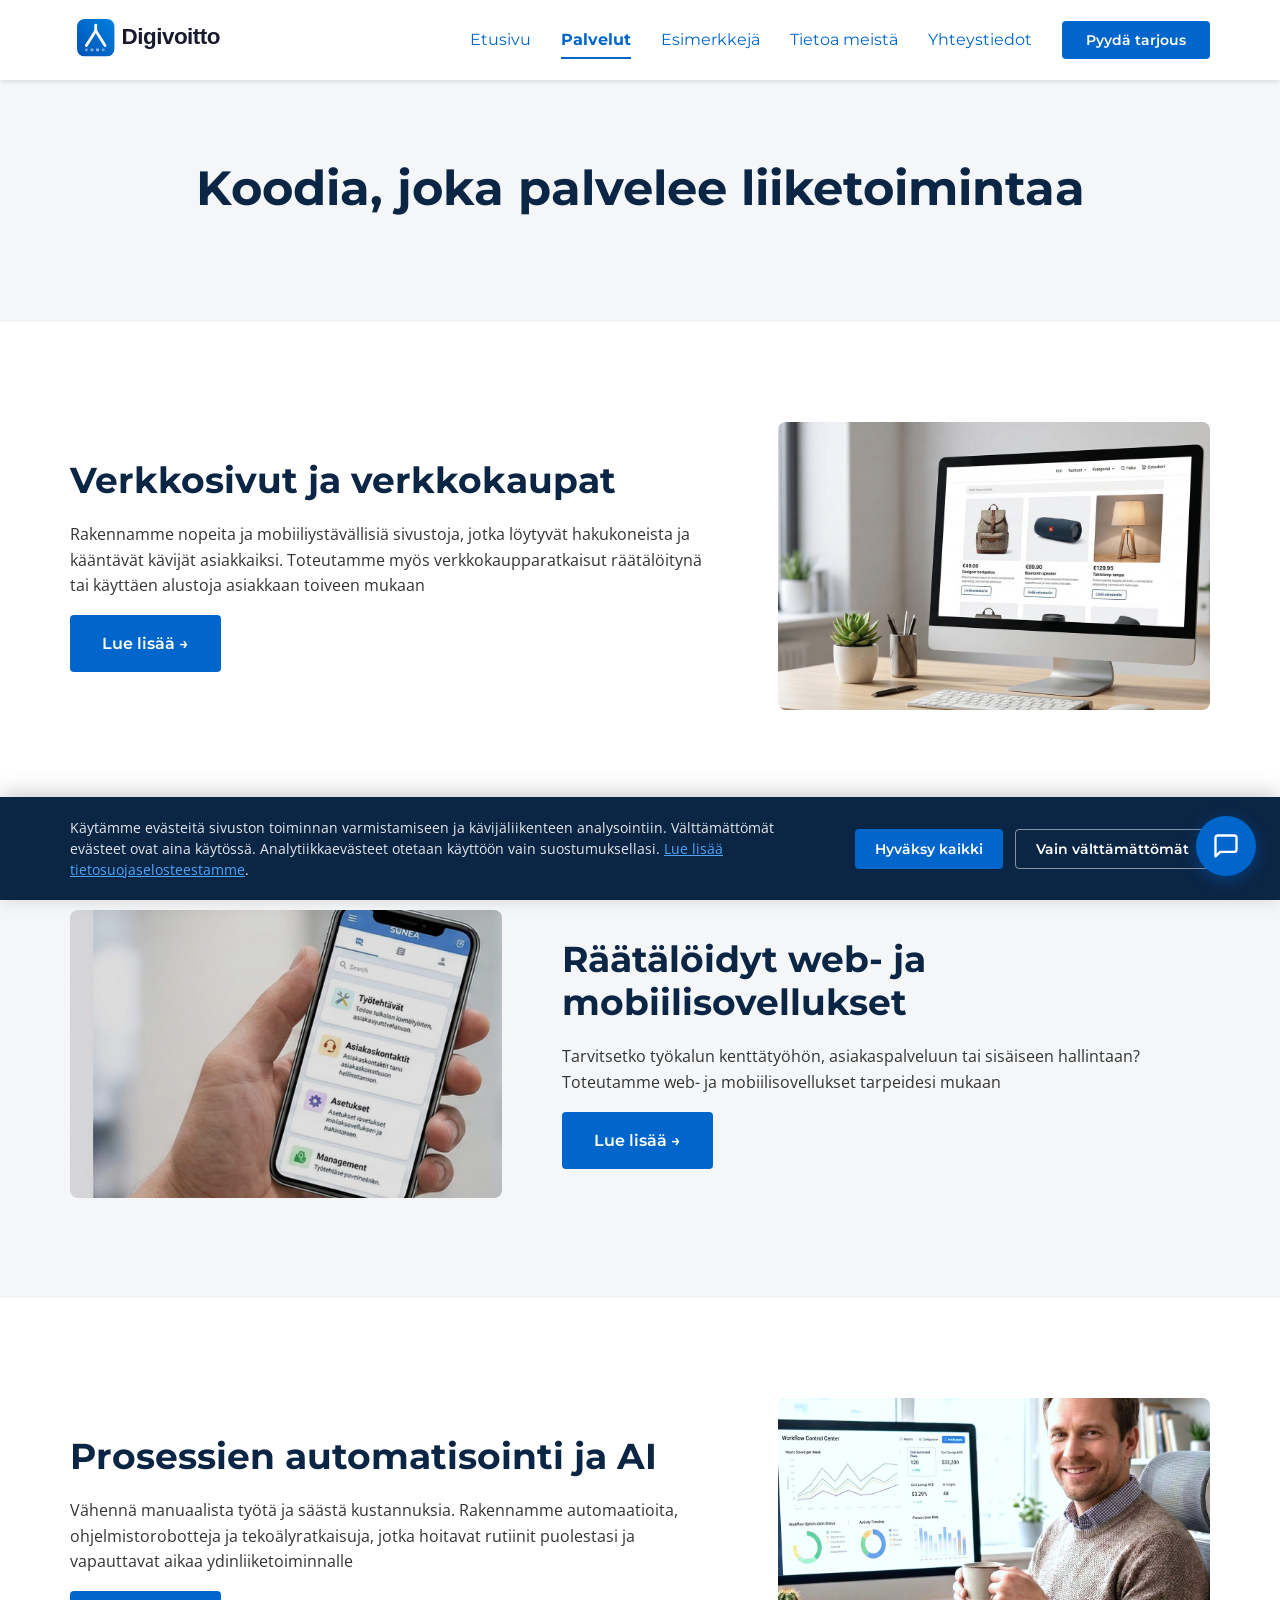
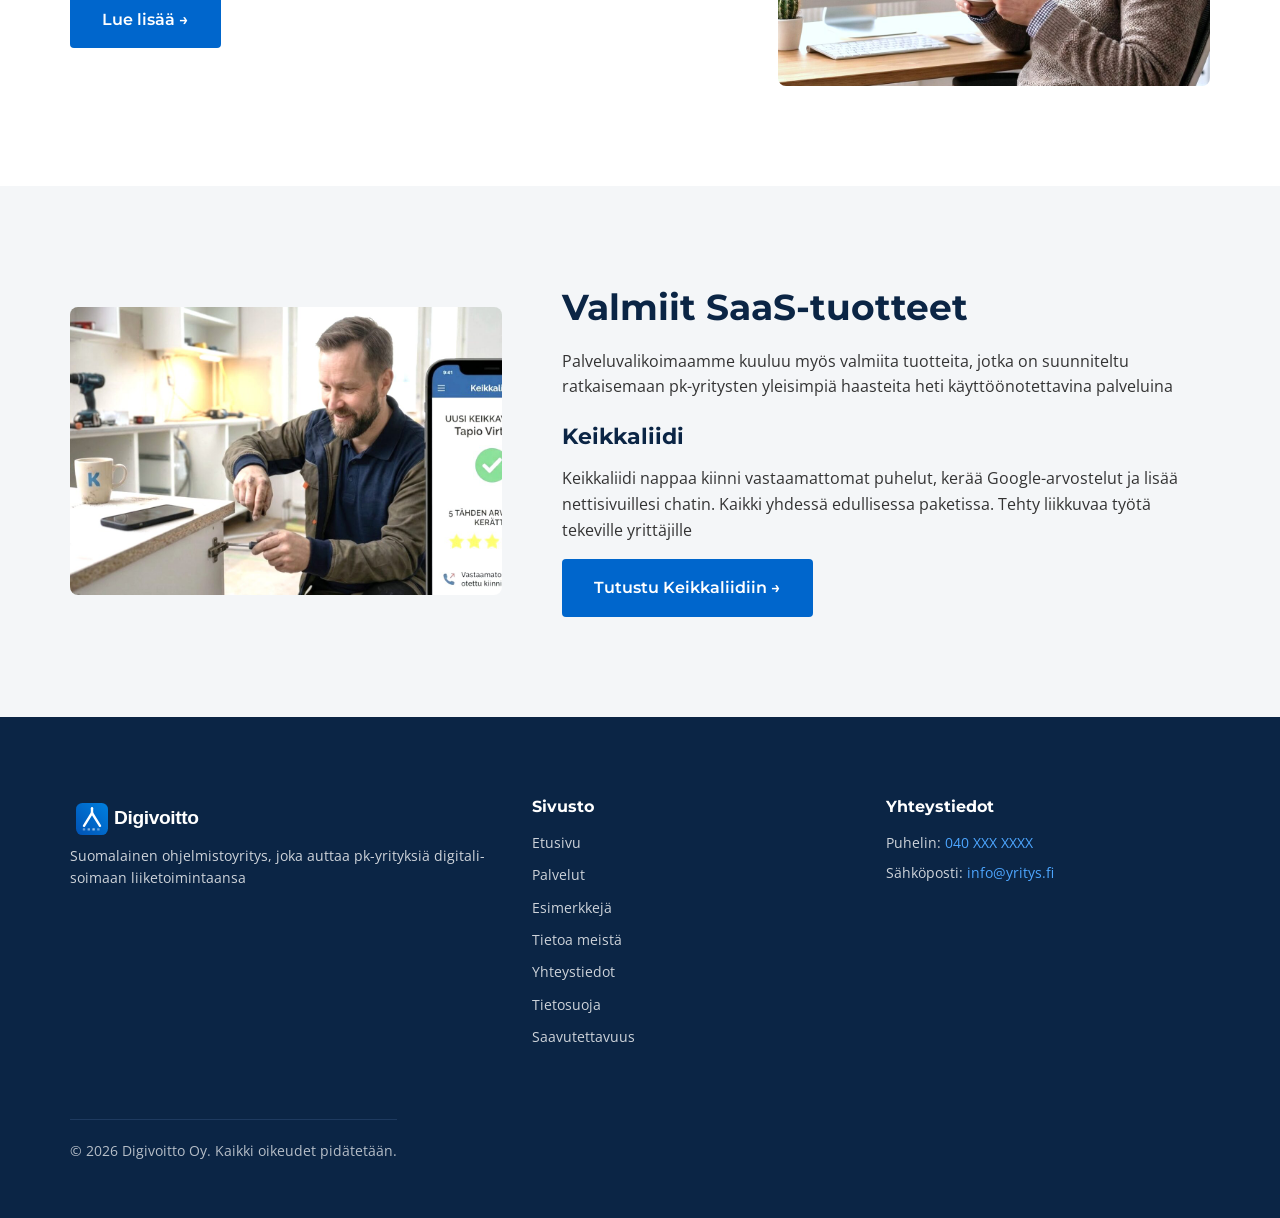
<file: palvelut.html>
<!DOCTYPE html>
<html lang="fi">
<head>
    <meta charset="UTF-8">
    <meta name="viewport" content="width=device-width, initial-scale=1.0">
    <meta name="color-scheme" content="light only">
    <meta name="description" content="Palvelumme: verkkosivut, verkkokaupat, mobiili- ja web-sovellukset, prosessien automaatio ja tekoäly.">
    <title>Palvelut | Digivoitto</title>
    <link rel="preconnect" href="https://fonts.googleapis.com">
    <link rel="preconnect" href="https://fonts.gstatic.com" crossorigin>
    <link href="https://fonts.googleapis.com/css2?family=Montserrat:wght@400;600;700&family=Open+Sans:wght@400;600;700&display=swap" rel="stylesheet">
    <link rel="stylesheet" href="tyyli.css">
</head>
<body>

    <header class="site-header">
        <div class="container">
            <a href="index.html" class="logo"><img src="logo-2-arrow.svg" alt="Digivoitto" class="logo-img"></a>
            <button class="hamburger" onclick="toggleMenu()" aria-label="Avaa valikko" aria-expanded="false">
                <span></span>
                <span></span>
                <span></span>
            </button>
            <nav>
                <ul class="main-nav" id="navLinks">
                    <li><a href="index.html">Etusivu</a></li>
                    <li><a href="palvelut.html" aria-current="page">Palvelut</a></li>
                    <li><a href="esimerkkeja.html">Esimerkkejä</a></li>
                    <li><a href="meista.html">Tietoa meistä</a></li>
                    <li><a href="yhteystiedot.html">Yhteystiedot</a></li>
                    <li><a href="yhteystiedot.html" class="nav-cta">Pyydä tarjous</a></li>
                </ul>
            </nav>
        </div>
    </header>

    <main>
        <section class="page-header page-header--wide">
            <div class="container">
                <div class="hero-text">
                    <h1>Koodia, joka palvelee liiketoimintaa</h1>
                </div>
            </div>
        </section>
        <section class="section section-light" id="web">
            <div class="container">
                <div class="service-detail">
                    <div class="service-detail-text">
                        <h2>Verkkosivut ja verkkokaupat</h2>
                        <p>Rakennamme nopeita ja mobiili&shy;ystävällisiä sivustoja, jotka löytyvät hakukoneista ja kääntävät kävijät asiakkaiksi. Toteutamme myös verkkokauppa&shy;ratkaisut räätälöitynä tai käyttäen alustoja asiakkaan toiveen mukaan</p>
                        <a href="verkkosivut.html" class="btn-primary">Lue lisää &rarr;</a>
                    </div>
                    <figure class="service-detail-image">
                        <img src="verkkokauppa.jpg" alt="Tyylikäs verkkokauppa tietokoneen ruudulla">
                    </figure>
                </div>
            </div>
        </section>

        <section class="section section-gray" id="apps">
            <div class="container">
                <div class="service-detail reverse">
                    <div class="service-detail-text">
                        <h2>Räätälöidyt web- ja mobiilisovellukset</h2>
                        <p>Tarvitsetko työkalun kenttätyöhön, asiakaspalveluun tai sisäiseen hallintaan? Toteutamme web- ja mobiilisovellukset tarpeidesi mukaan</p>
                        <a href="sovellukset.html" class="btn-primary">Lue lisää &rarr;</a>
                    </div>
                    <figure class="service-detail-image">
                        <img src="sovellus.jpg" alt="Käsi pitelemässä puhelinta, jossa on sovellus auki" loading="lazy">
                    </figure>
                </div>
            </div>
        </section>

        <section class="section section-light" id="automaatio">
            <div class="container">
                <div class="service-detail">
                    <div class="service-detail-text">
                        <h2>Prosessien automatisointi ja AI</h2>
                        <p>Vähennä manuaalista työtä ja säästä kustannuksia. Rakennamme automaatioita, ohjelmisto&shy;robotteja ja tekoäly&shy;ratkaisuja, jotka hoitavat rutiinit puolestasi ja vapauttavat aikaa ydin&shy;liiketoiminnalle</p>
                        <a href="automaatio-ai.html" class="btn-primary">Lue lisää &rarr;</a>
                    </div>
                    <figure class="service-detail-image">
                        <img src="automaatio.jpg" alt="Automaation hyödyt: manuaalinen työ vs. automatisoitu prosessi" loading="lazy">
                    </figure>
                </div>
            </div>
        </section>

        <section class="section section-gray" id="tuotteet">
            <div class="container">
                <div class="service-detail reverse">
                    <div class="service-detail-text">
                        <h2>Valmiit SaaS-tuotteet</h2>
                        <p>Palvelu&shy;valikoimaamme kuuluu myös valmiita tuotteita, jotka on suunniteltu ratkaisemaan pk-yritysten yleisimpiä haasteita heti käyttöön&shy;otettavina palveluina</p>
                        <h3 class="product-subtitle">Keikkaliidi</h3>
                        <p>Keikkaliidi nappaa kiinni vastaamattomat puhelut, kerää Google-arvostelut ja lisää nettisivuillesi chatin. Kaikki yhdessä edullisessa paketissa. Tehty liikkuvaa työtä tekeville yrittäjille</p>
                        <a href="yhteystiedot.html" class="btn-primary">Tutustu Keikkaliidiin &rarr;</a>
                    </div>
                    <figure class="service-detail-image">
                        <img src="Keikkaliidi_esimerkki.jpg" alt="Keikkaliidi — asiakas saa ilmoituksen uudesta keikkavarauksesta" loading="lazy">
                    </figure>
                </div>
            </div>
        </section>
    </main>

    <footer class="site-footer">
        <div class="container">
            <div class="footer-info">
                <a href="index.html" class="logo"><img src="logo-2-arrow-white.svg" alt="Digivoitto" class="footer-logo-img"></a>
                <p>Suomalainen ohjelmisto&shy;yritys, joka auttaa pk-yrityksiä digitali&shy;soimaan liike&shy;toimintaansa</p>
            </div>
            <nav class="footer-nav" aria-label="Alatunniste">
                <h3>Sivusto</h3>
                <ul>
                    <li><a href="index.html">Etusivu</a></li>
                    <li><a href="palvelut.html">Palvelut</a></li>
                    <li><a href="esimerkkeja.html">Esimerkkejä</a></li>
                    <li><a href="meista.html">Tietoa meistä</a></li>
                    <li><a href="yhteystiedot.html">Yhteystiedot</a></li>
                    <li><a href="tietosuojaseloste.html">Tietosuoja</a></li>
                    <li><a href="saavutettavuusseloste.html">Saavutettavuus</a></li>
                </ul>
            </nav>
            <div class="footer-contact">
                <h3>Yhteystiedot</h3>
                <address>
                    <p>Puhelin: <a href="tel:+35840XXXXXXX">040 XXX XXXX</a></p>
                    <p>Sähköposti: <a href="mailto:info@yritys.fi">info@yritys.fi</a></p>
                </address>
            </div>
        </div>
        <div class="container">
            <p class="footer-bottom">&copy; 2026 Digivoitto Oy. Kaikki oikeudet pidätetään.</p>
        </div>
    </footer>

    <script>
        function toggleMenu() {
            document.getElementById('navLinks').classList.toggle('open');
        }
    </script>
    <script src="chat-widget.js"></script>
    <script src="cookie-banner.js"></script>

</body>
</html>
</file>
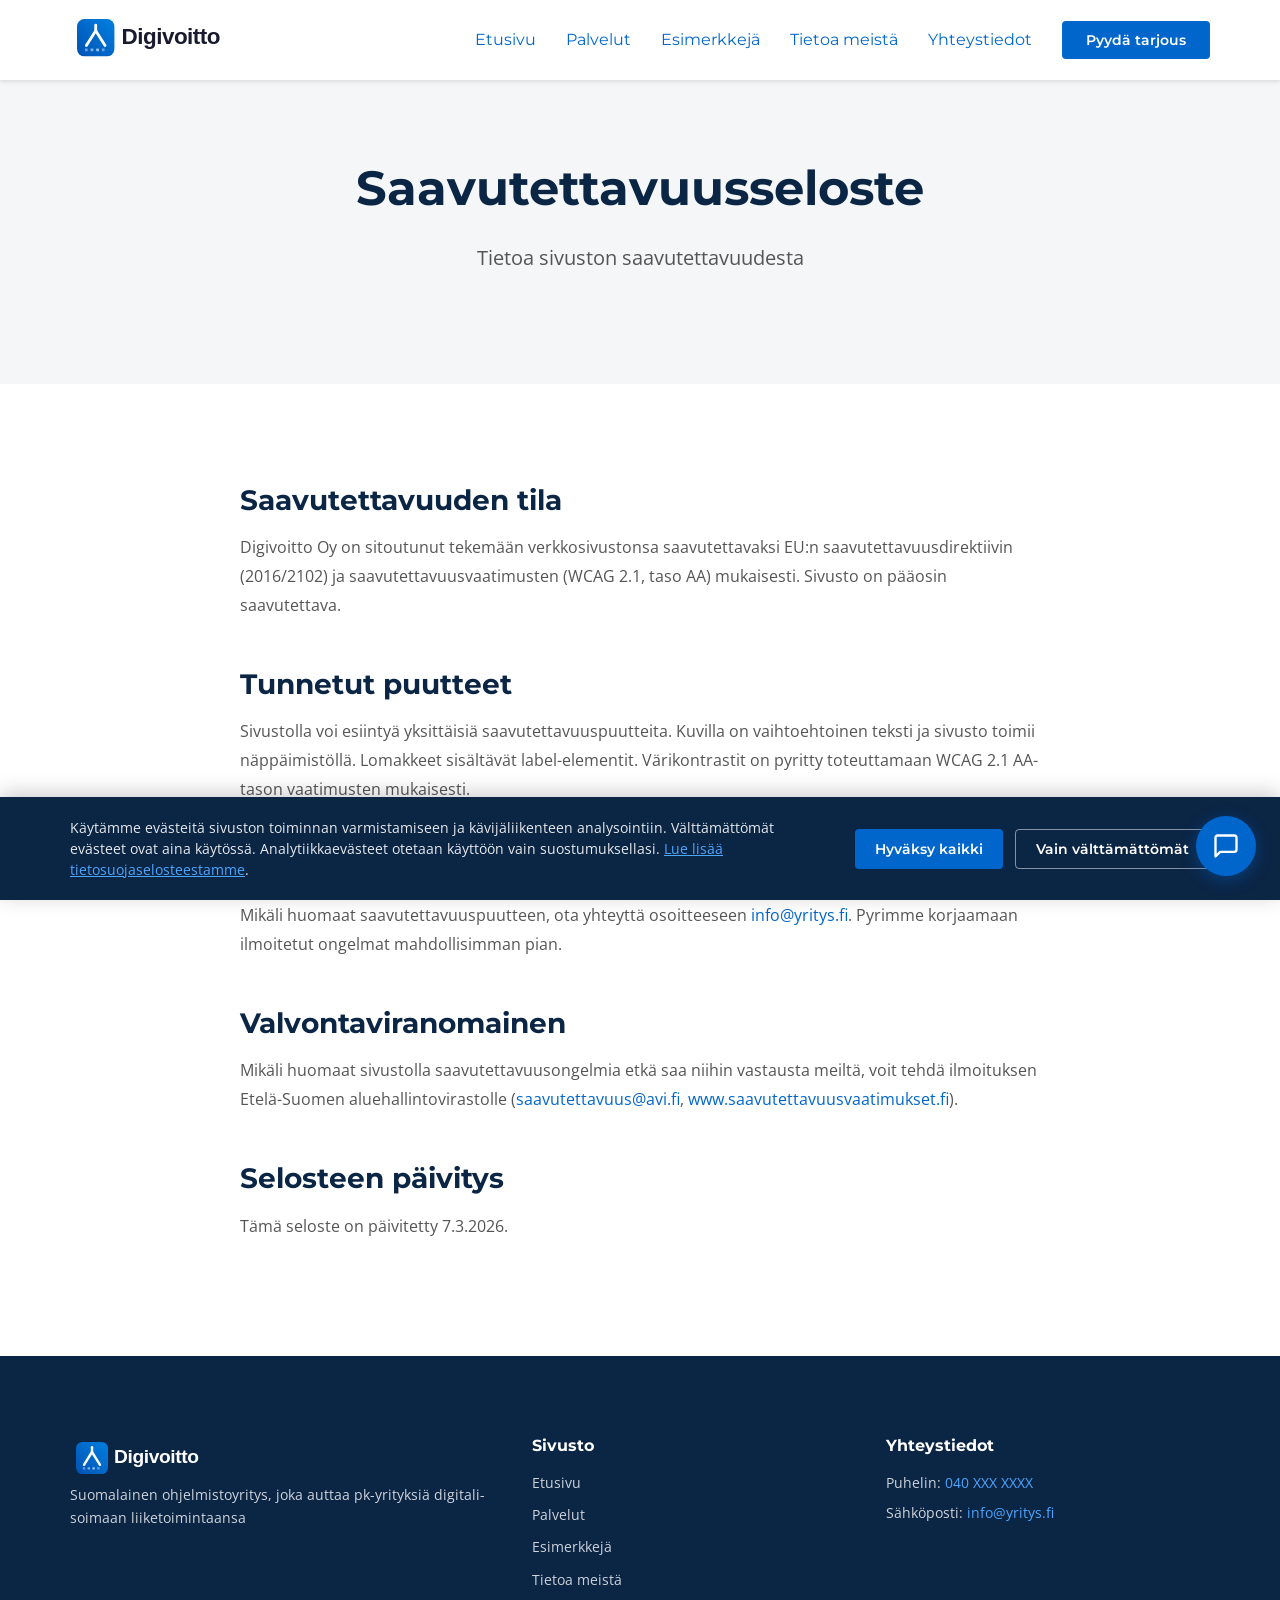
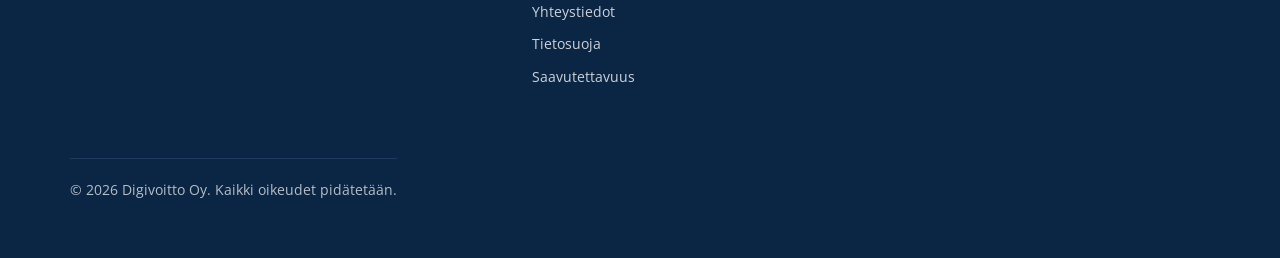
<file: saavutettavuusseloste.html>
<!DOCTYPE html>
<html lang="fi">
<head>
    <meta charset="UTF-8">
    <meta name="viewport" content="width=device-width, initial-scale=1.0">
    <meta name="color-scheme" content="light only">
    <meta name="description" content="Digivoitto Oy:n saavutettavuusseloste - sivuston saavutettavuudesta.">
    <title>Saavutettavuusseloste | Digivoitto</title>
    <link rel="preconnect" href="https://fonts.googleapis.com">
    <link rel="preconnect" href="https://fonts.gstatic.com" crossorigin>
    <link href="https://fonts.googleapis.com/css2?family=Montserrat:wght@400;600;700&family=Open+Sans:wght@400;600;700&display=swap" rel="stylesheet">
    <link rel="stylesheet" href="tyyli.css">
</head>
<body>
    <header class="site-header">
        <div class="container">
            <a href="index.html" class="logo"><img src="logo-2-arrow.svg" alt="Digivoitto" class="logo-img"></a>
            <button class="hamburger" onclick="toggleMenu()" aria-label="Avaa valikko" aria-expanded="false"><span></span><span></span><span></span></button>
            <nav>
                <ul class="main-nav" id="navLinks">
                    <li><a href="index.html">Etusivu</a></li>
                    <li><a href="palvelut.html">Palvelut</a></li>
                    <li><a href="esimerkkeja.html">Esimerkkejä</a></li>
                    <li><a href="meista.html">Tietoa meistä</a></li>
                    <li><a href="yhteystiedot.html">Yhteystiedot</a></li>
                    <li><a href="yhteystiedot.html" class="nav-cta">Pyydä tarjous</a></li>
                </ul>
            </nav>
        </div>
    </header>

    <main>
        <section class="page-header">
            <div class="container">
                <h1>Saavutettavuusseloste</h1>
                <p class="ingressi">Tietoa sivuston saavutettavuudesta</p>
            </div>
        </section>
        <div class="section section-light">
            <div class="container">
                <article class="privacy-content">
                    <h2>Saavutettavuuden tila</h2>
                    <p>Digivoitto Oy on sitoutunut tekemään verkkosivustonsa saavutettavaksi EU:n saavutettavuusdirektiivin (2016/2102) ja saavutettavuusvaatimusten (WCAG 2.1, taso AA) mukaisesti. Sivusto on pääosin saavutettava.</p>

                    <h2>Tunnetut puutteet</h2>
                    <p>Sivustolla voi esiintyä yksittäisiä saavutettavuuspuutteita. Kuvilla on vaihtoehtoinen teksti ja sivusto toimii näppäimistöllä. Lomakkeet sisältävät label-elementit. Värikontrastit on pyritty toteuttamaan WCAG 2.1 AA-tason vaatimusten mukaisesti.</p>

                    <h2>Palaute ja yhteydenotto</h2>
                    <p>Mikäli huomaat saavutettavuuspuutteen, ota yhteyttä osoitteeseen <a href="mailto:info@yritys.fi">info@yritys.fi</a>. Pyrimme korjaamaan ilmoitetut ongelmat mahdollisimman pian.</p>

                    <h2>Valvontaviranomainen</h2>
                    <p>Mikäli huomaat sivustolla saavutettavuusongelmia etkä saa niihin vastausta meiltä, voit tehdä ilmoituksen Etelä-Suomen aluehallintovirastolle (<a href="mailto:saavutettavuus@avi.fi">saavutettavuus@avi.fi</a>, <a href="https://www.saavutettavuusvaatimukset.fi" target="_blank" rel="noopener">www.saavutettavuusvaatimukset.fi</a>).</p>

                    <h2>Selosteen päivitys</h2>
                    <p>Tämä seloste on päivitetty <time datetime="2026-03-07">7.3.2026</time>.</p>
                </article>
            </div>
        </div>
    </main>

    <footer class="site-footer">
        <div class="container">
            <div class="footer-info">
                <a href="index.html" class="logo"><img src="logo-2-arrow-white.svg" alt="Digivoitto" class="footer-logo-img"></a>
                <p>Suomalainen ohjelmisto&shy;yritys, joka auttaa pk-yrityksiä digitali&shy;soimaan liike&shy;toimintaansa</p>
            </div>
            <nav class="footer-nav" aria-label="Alatunniste">
                <h3>Sivusto</h3>
                <ul>
                    <li><a href="index.html">Etusivu</a></li>
                    <li><a href="palvelut.html">Palvelut</a></li>
                    <li><a href="esimerkkeja.html">Esimerkkejä</a></li>
                    <li><a href="meista.html">Tietoa meistä</a></li>
                    <li><a href="yhteystiedot.html">Yhteystiedot</a></li>
                    <li><a href="tietosuojaseloste.html">Tietosuoja</a></li>
                    <li><a href="saavutettavuusseloste.html">Saavutettavuus</a></li>
                </ul>
            </nav>
            <div class="footer-contact">
                <h3>Yhteystiedot</h3>
                <address>
                    <p>Puhelin: <a href="tel:+35840XXXXXXX">040 XXX XXXX</a></p>
                    <p>Sähköposti: <a href="mailto:info@yritys.fi">info@yritys.fi</a></p>
                </address>
            </div>
        </div>
        <div class="container">
            <p class="footer-bottom">&copy; 2026 Digivoitto Oy. Kaikki oikeudet pidätetään.</p>
        </div>
    </footer>

    <script>
        function toggleMenu() { document.getElementById('navLinks').classList.toggle('open'); }
    </script>
    <script src="chat-widget.js"></script>
    <script src="cookie-banner.js"></script>
</body>
</html>
</file>
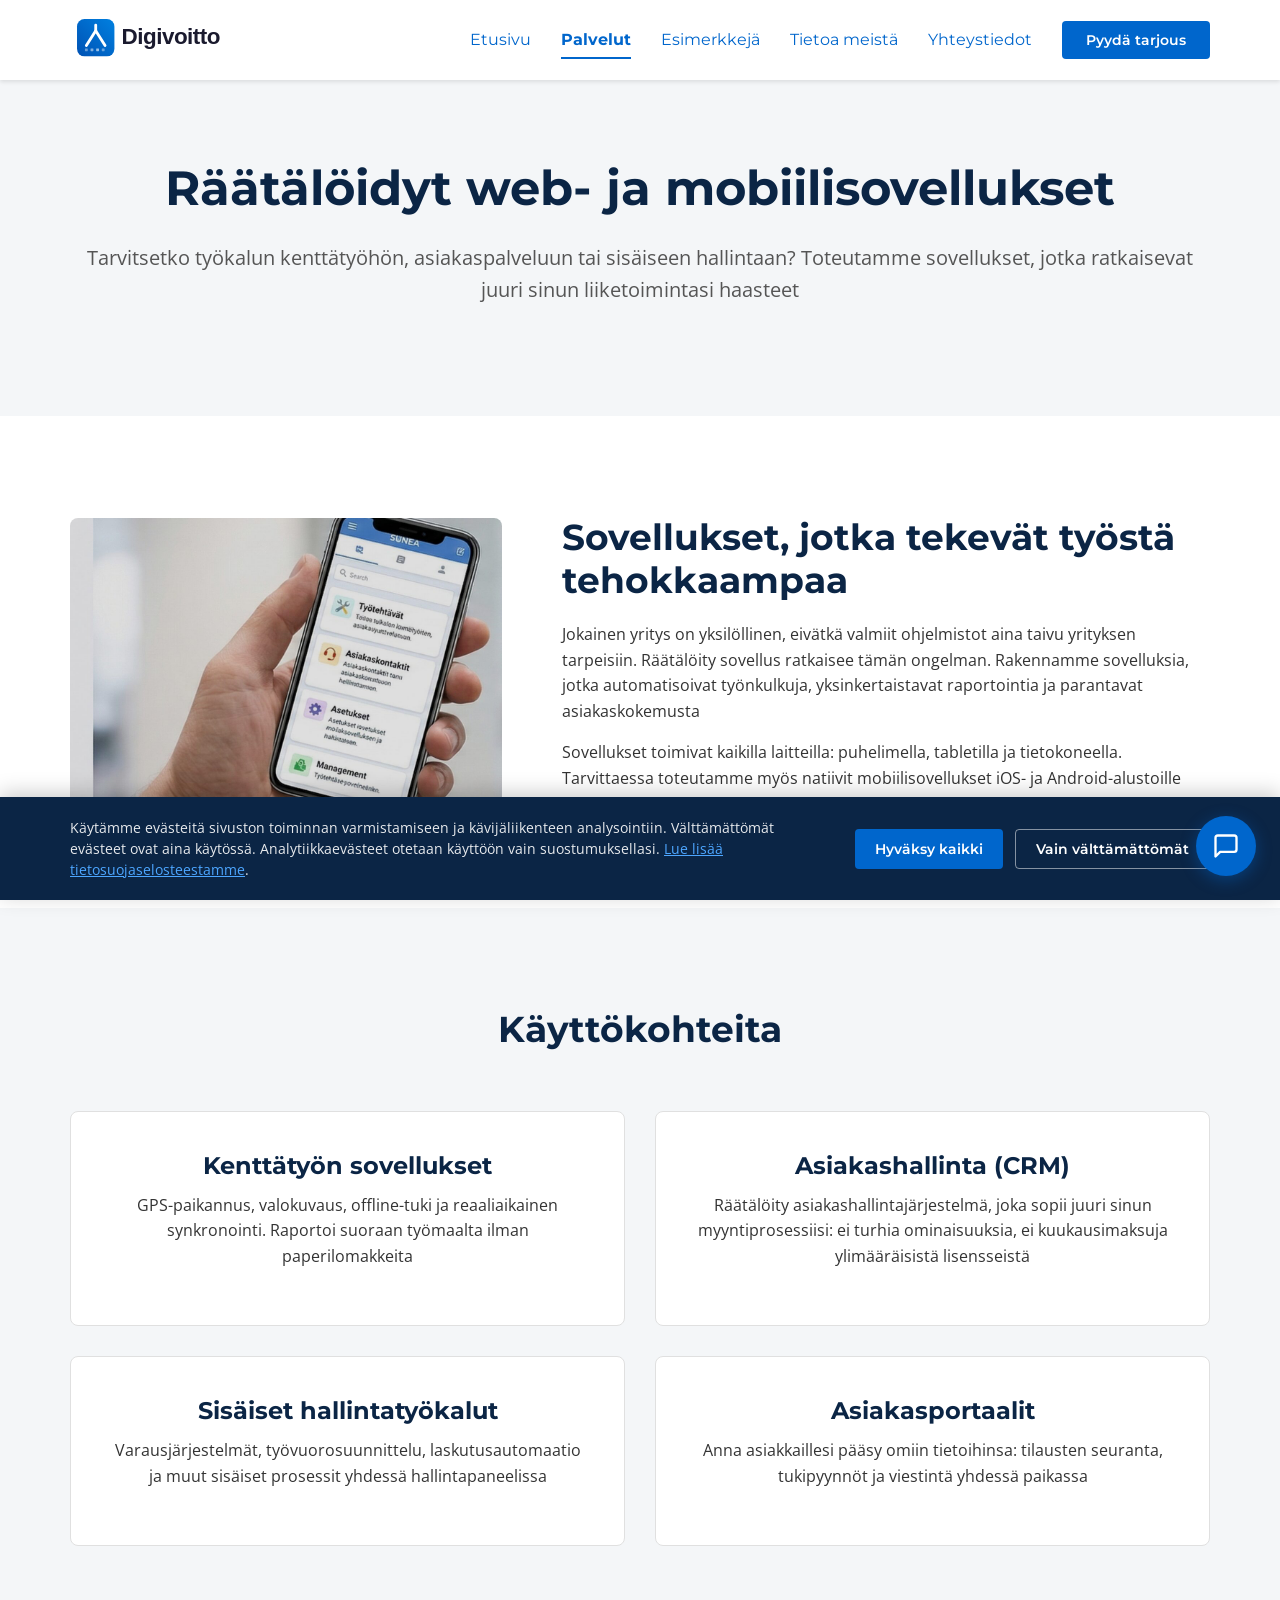
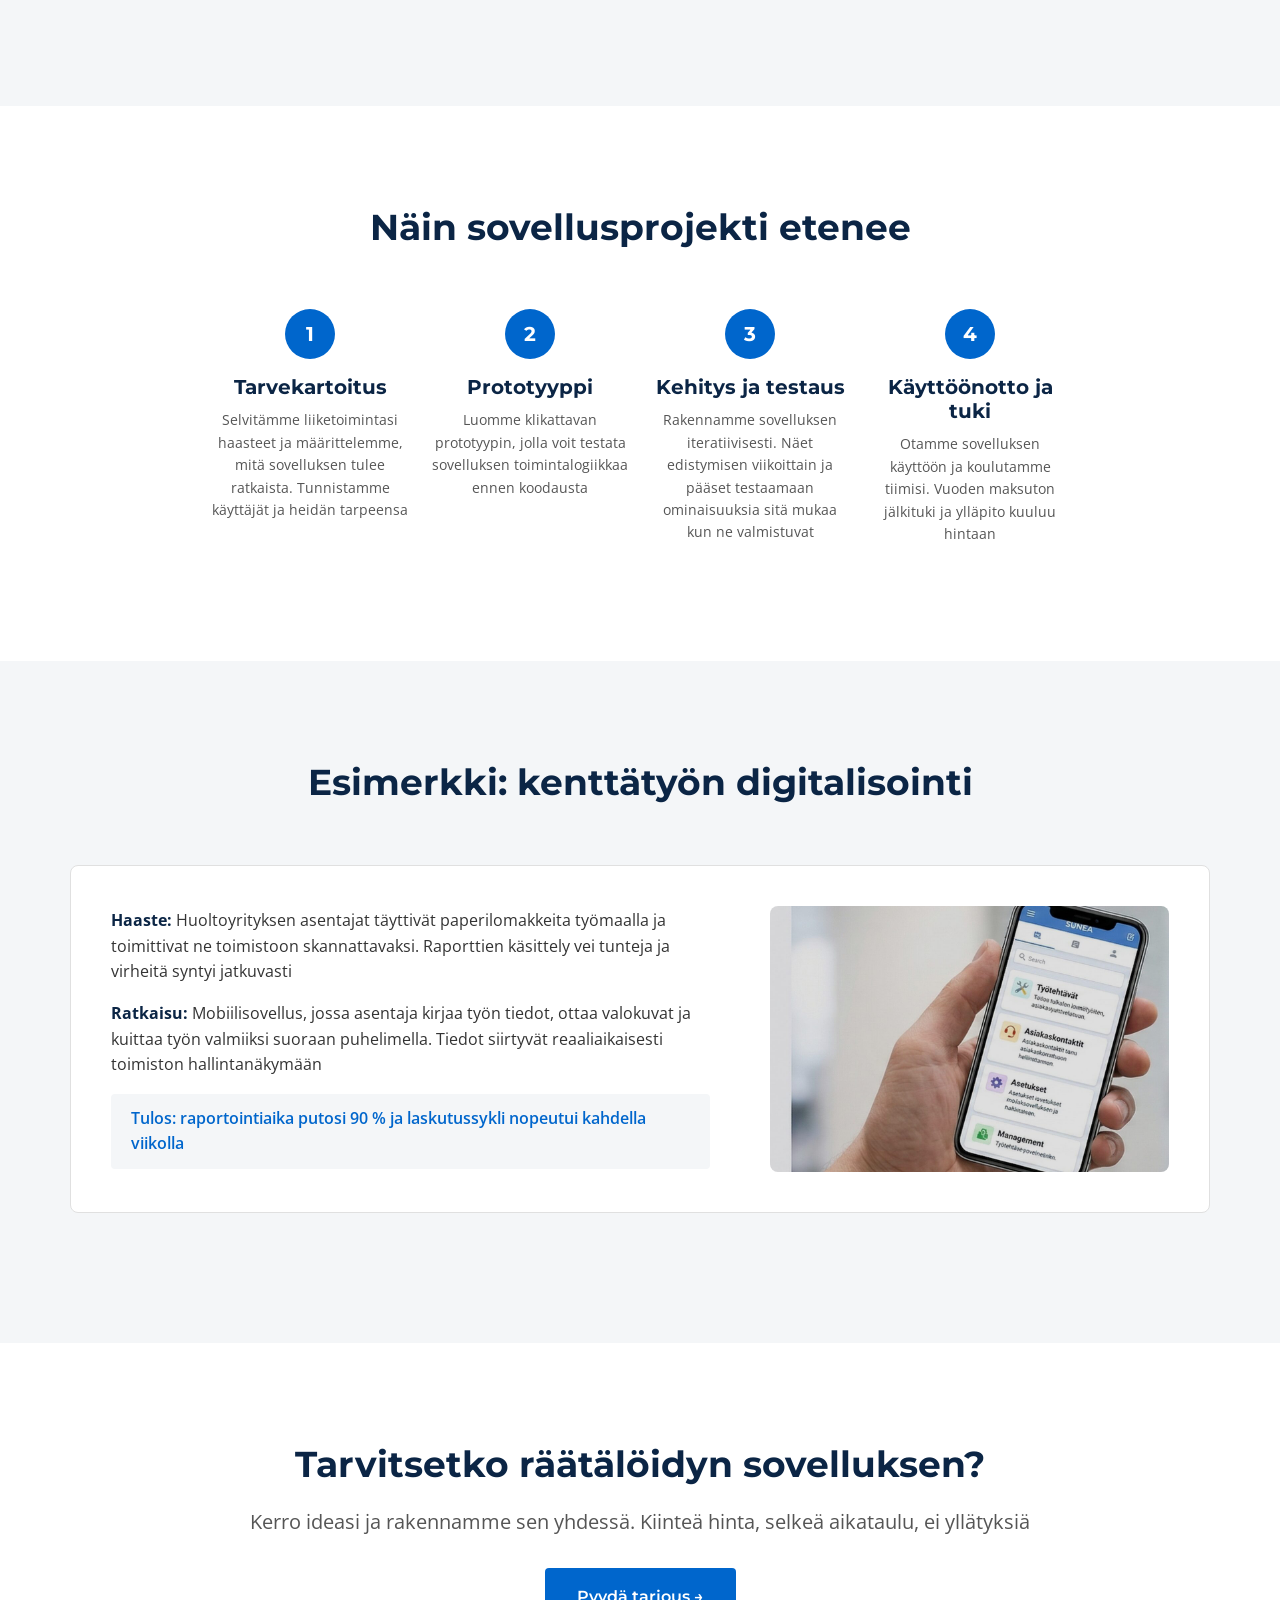
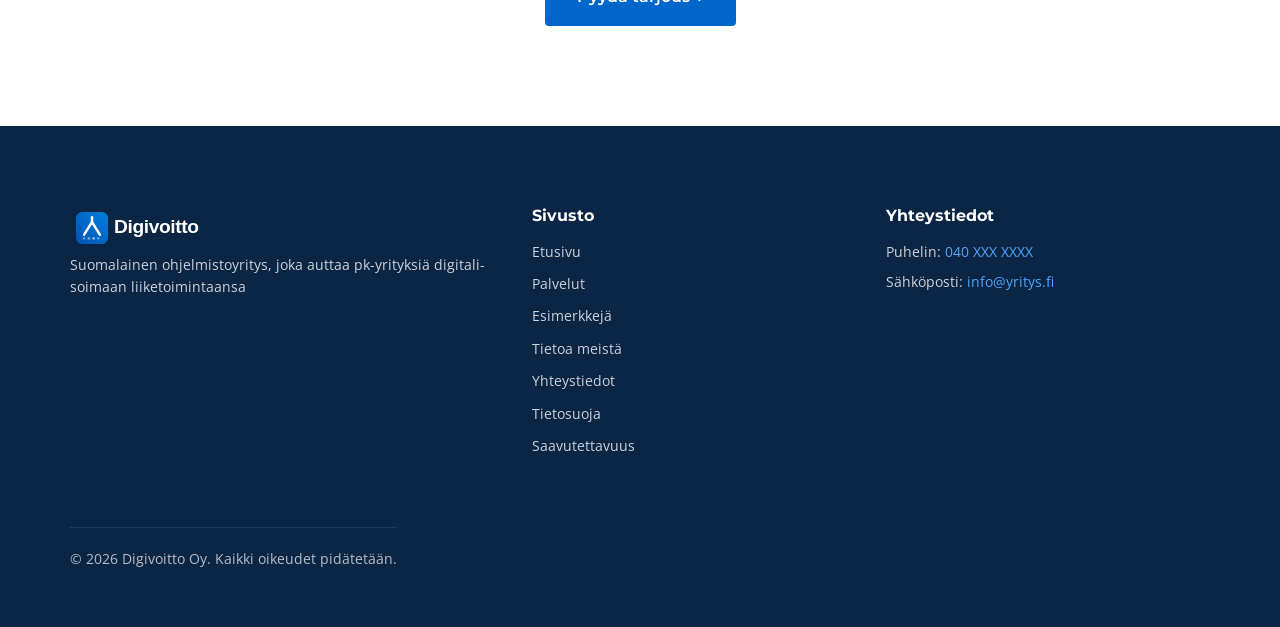
<file: sovellukset.html>
<!DOCTYPE html>
<html lang="fi">
<head>
    <meta charset="UTF-8">
    <meta name="viewport" content="width=device-width, initial-scale=1.0">
    <meta name="color-scheme" content="light only">
    <meta name="description" content="Räätälöidyt web- ja mobiilisovellukset pk-yrityksille. Sovellukset kenttätyöhön, asiakaspalveluun ja sisäiseen hallintaan.">
    <title>Mobiili- ja web-sovellukset | Digivoitto</title>
    <link rel="preconnect" href="https://fonts.googleapis.com">
    <link rel="preconnect" href="https://fonts.gstatic.com" crossorigin>
    <link href="https://fonts.googleapis.com/css2?family=Montserrat:wght@400;600;700&family=Open+Sans:wght@400;600;700&display=swap" rel="stylesheet">
    <link rel="stylesheet" href="tyyli.css">
</head>
<body>
    <header class="site-header">
        <div class="container">
            <a href="index.html" class="logo"><img src="logo-2-arrow.svg" alt="Digivoitto" class="logo-img"></a>
            <button class="hamburger" onclick="toggleMenu()" aria-label="Avaa valikko" aria-expanded="false"><span></span><span></span><span></span></button>
            <nav>
                <ul class="main-nav" id="navLinks">
                    <li><a href="index.html">Etusivu</a></li>
                    <li><a href="palvelut.html" aria-current="page">Palvelut</a></li>
                    <li><a href="esimerkkeja.html">Esimerkkejä</a></li>
                    <li><a href="meista.html">Tietoa meistä</a></li>
                    <li><a href="yhteystiedot.html">Yhteystiedot</a></li>
                    <li><a href="yhteystiedot.html" class="nav-cta">Pyydä tarjous</a></li>
                </ul>
            </nav>
        </div>
    </header>

    <main>
        <section class="page-header">
            <div class="container">
                <h1>Räätälöidyt web- ja mobiilisovellukset</h1>
                <p class="ingressi">Tarvitsetko työkalun kenttätyöhön, asiakaspalveluun tai sisäiseen hallintaan? Toteutamme sovellukset, jotka ratkaisevat juuri sinun liiketoimintasi haasteet</p>
            </div>
        </section>

        <section class="section section-light">
            <div class="container">
                <div class="service-detail reverse">
                    <div class="service-detail-text">
                        <h2>Sovellukset, jotka tekevät työstä tehokkaampaa</h2>
                        <p>Jokainen yritys on yksilöllinen, eivätkä valmiit ohjelmistot aina taivu yrityksen tarpeisiin. Räätälöity sovellus ratkaisee tämän ongelman. Rakennamme sovelluksia, jotka automatisoivat työnkulkuja, yksinkertaistavat raportointia ja parantavat asiakaskokemusta</p>
                        <p>Sovellukset toimivat kaikilla laitteilla: puhelimella, tabletilla ja tietokoneella. Tarvittaessa toteutamme myös natiivit mobiilisovellukset iOS- ja Android-alustoille</p>
                    </div>
                    <figure class="service-detail-image">
                        <img src="sovellus.jpg" alt="Käsi pitelemässä puhelinta, jossa on sovellus auki">
                    </figure>
                </div>
            </div>
        </section>

        <section class="section section-gray">
            <div class="container">
                <div class="section-header">
                    <h2>Käyttökohteita</h2>
                </div>
                <div class="value-cards">
                    <article class="value-card">
                        <h3>Kenttätyön sovellukset</h3>
                        <p>GPS-paikannus, valokuvaus, offline-tuki ja reaaliaikainen synkronointi. Raportoi suoraan työmaalta ilman paperilomakkeita</p>
                    </article>
                    <article class="value-card">
                        <h3>Asiakashallinta (CRM)</h3>
                        <p>Räätälöity asiakashallinta&shy;järjestelmä, joka sopii juuri sinun myyntiprosessiisi: ei turhia ominaisuuksia, ei kuukausimaksuja ylimääräisistä lisensseistä</p>
                    </article>
                    <article class="value-card">
                        <h3>Sisäiset hallintatyökalut</h3>
                        <p>Varausjärjestelmät, työvuoro&shy;suunnittelu, laskutus&shy;automaatio ja muut sisäiset prosessit yhdessä hallintapaneelissa</p>
                    </article>
                    <article class="value-card">
                        <h3>Asiakasportaalit</h3>
                        <p>Anna asiakkaillesi pääsy omiin tietoihinsa: tilausten seuranta, tukipyynnöt ja viestintä yhdessä paikassa</p>
                    </article>
                </div>
            </div>
        </section>

        <section class="section section-light">
            <div class="container">
                <div class="section-header">
                    <h2>Näin sovellusprojekti etenee</h2>
                </div>
                <ol class="process-steps">
                    <li class="process-step">
                        <div class="step-number">1</div>
                        <h3>Tarvekartoitus</h3>
                        <p>Selvitämme liiketoimintasi haasteet ja määrittelemme, mitä sovelluksen tulee ratkaista. Tunnistamme käyttäjät ja heidän tarpeensa</p>
                    </li>
                    <li class="process-step">
                        <div class="step-number">2</div>
                        <h3>Prototyyppi</h3>
                        <p>Luomme klikattavan prototyypin, jolla voit testata sovelluksen toimintalogiikkaa ennen koodausta</p>
                    </li>
                    <li class="process-step">
                        <div class="step-number">3</div>
                        <h3>Kehitys ja testaus</h3>
                        <p>Rakennamme sovelluksen iteratiivisesti. Näet edistymisen viikoittain ja pääset testaamaan ominaisuuksia sitä mukaa kun ne valmistuvat</p>
                    </li>
                    <li class="process-step">
                        <div class="step-number">4</div>
                        <h3>Käyttöönotto ja tuki</h3>
                        <p>Otamme sovelluksen käyttöön ja koulutamme tiimisi. Vuoden maksuton jälkituki ja ylläpito kuuluu hintaan</p>
                    </li>
                </ol>
            </div>
        </section>

        <section class="section section-gray">
            <div class="container">
                <div class="section-header">
                    <h2>Esimerkki: kenttätyön digitalisointi</h2>
                </div>
                <div class="solution-card">
                    <div class="example-project">
                        <div class="example-text">
                            <p><span class="label">Haaste:</span> Huoltoyrityksen asentajat täyttivät paperilomakkeita työmaalla ja toimittivat ne toimistoon skannattavaksi. Raporttien käsittely vei tunteja ja virheitä syntyi jatkuvasti</p>
                            <p><span class="label">Ratkaisu:</span> Mobiilisovellus, jossa asentaja kirjaa työn tiedot, ottaa valokuvat ja kuittaa työn valmiiksi suoraan puhelimella. Tiedot siirtyvät reaaliaikaisesti toimiston hallintanäkymään</p>
                            <div class="benefit">Tulos: raportointiaika putosi 90 % ja laskutussykli nopeutui kahdella viikolla</div>
                        </div>
                        <figure class="example-image">
                            <img src="sovellus.jpg" alt="Kenttätyön mobiilisovellus" loading="lazy">
                        </figure>
                    </div>
                </div>
            </div>
        </section>

        <section class="section section-light section--cta">
            <div class="container">
                <h2>Tarvitsetko räätälöidyn sovelluksen?</h2>
                <p class="ingressi">Kerro ideasi ja rakennamme sen yhdessä. Kiinteä hinta, selkeä aikataulu, ei yllätyksiä</p>
                <a href="yhteystiedot.html" class="btn-primary">Pyydä tarjous &rarr;</a>
            </div>
        </section>
    </main>

    <footer class="site-footer">
        <div class="container">
            <div class="footer-info">
                <a href="index.html" class="logo"><img src="logo-2-arrow-white.svg" alt="Digivoitto" class="footer-logo-img"></a>
                <p>Suomalainen ohjelmisto&shy;yritys, joka auttaa pk-yrityksiä digitali&shy;soimaan liike&shy;toimintaansa</p>
            </div>
            <nav class="footer-nav" aria-label="Alatunniste">
                <h3>Sivusto</h3>
                <ul>
                    <li><a href="index.html">Etusivu</a></li>
                    <li><a href="palvelut.html">Palvelut</a></li>
                    <li><a href="esimerkkeja.html">Esimerkkejä</a></li>
                    <li><a href="meista.html">Tietoa meistä</a></li>
                    <li><a href="yhteystiedot.html">Yhteystiedot</a></li>
                    <li><a href="tietosuojaseloste.html">Tietosuoja</a></li>
                    <li><a href="saavutettavuusseloste.html">Saavutettavuus</a></li>
                </ul>
            </nav>
            <div class="footer-contact">
                <h3>Yhteystiedot</h3>
                <address>
                    <p>Puhelin: <a href="tel:+35840XXXXXXX">040 XXX XXXX</a></p>
                    <p>Sähköposti: <a href="mailto:info@yritys.fi">info@yritys.fi</a></p>
                </address>
            </div>
        </div>
        <div class="container">
            <p class="footer-bottom">&copy; 2026 Digivoitto Oy. Kaikki oikeudet pidätetään.</p>
        </div>
    </footer>

    <script>
        function toggleMenu() { document.getElementById('navLinks').classList.toggle('open'); }
    </script>
    <script src="chat-widget.js"></script>
    <script src="cookie-banner.js"></script>
</body>
</html>
</file>
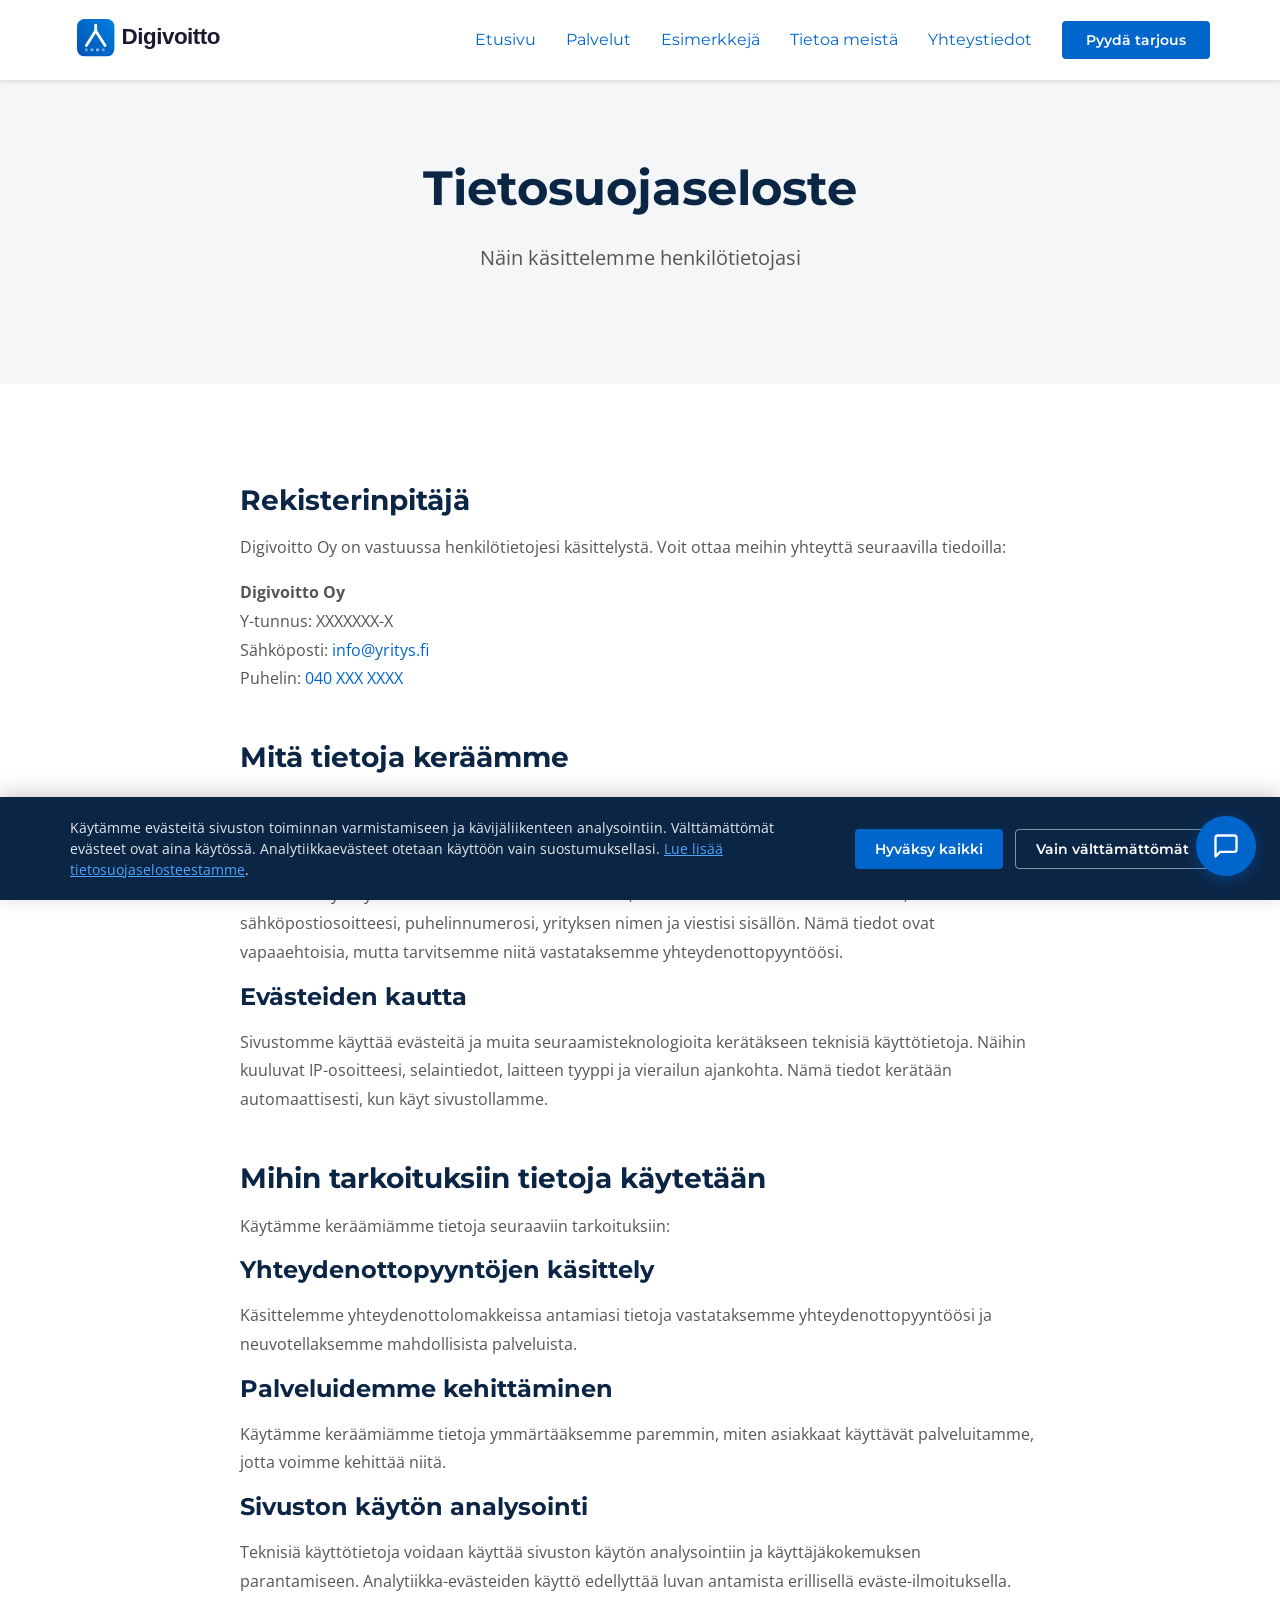
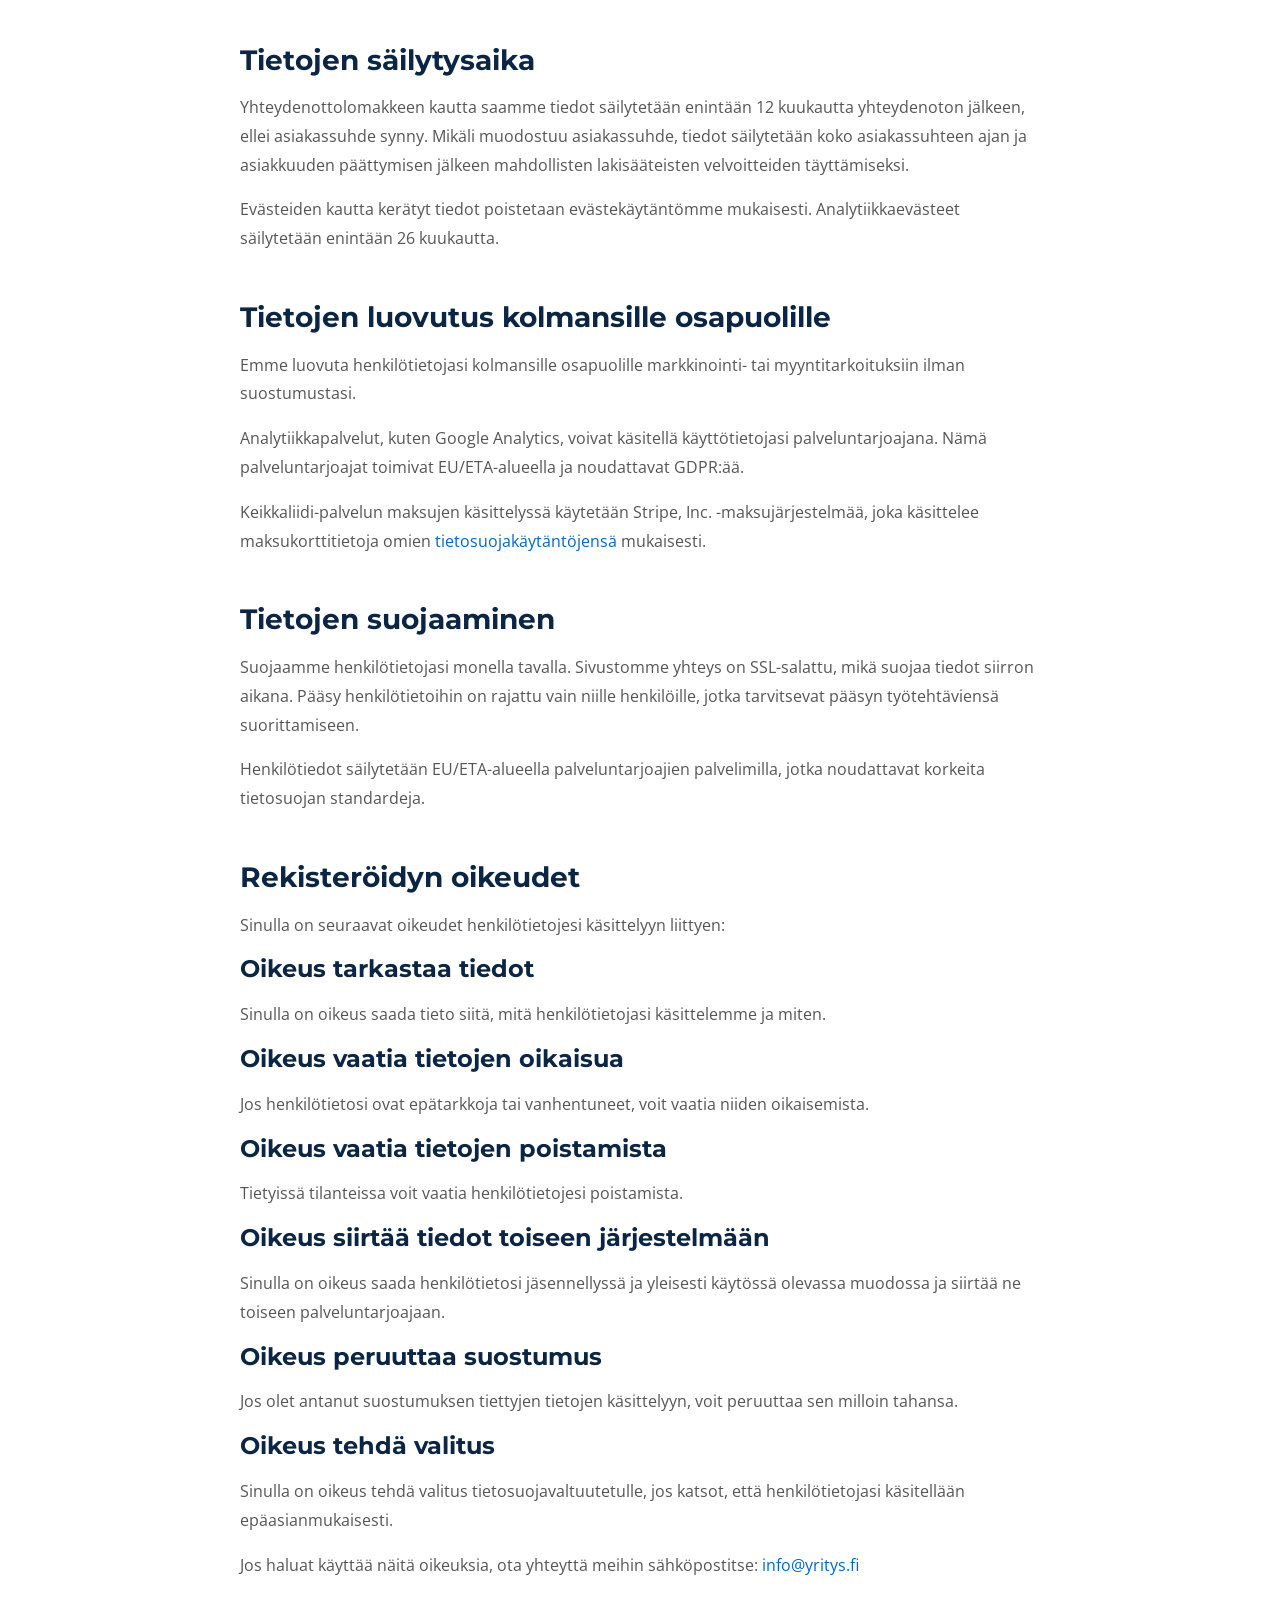
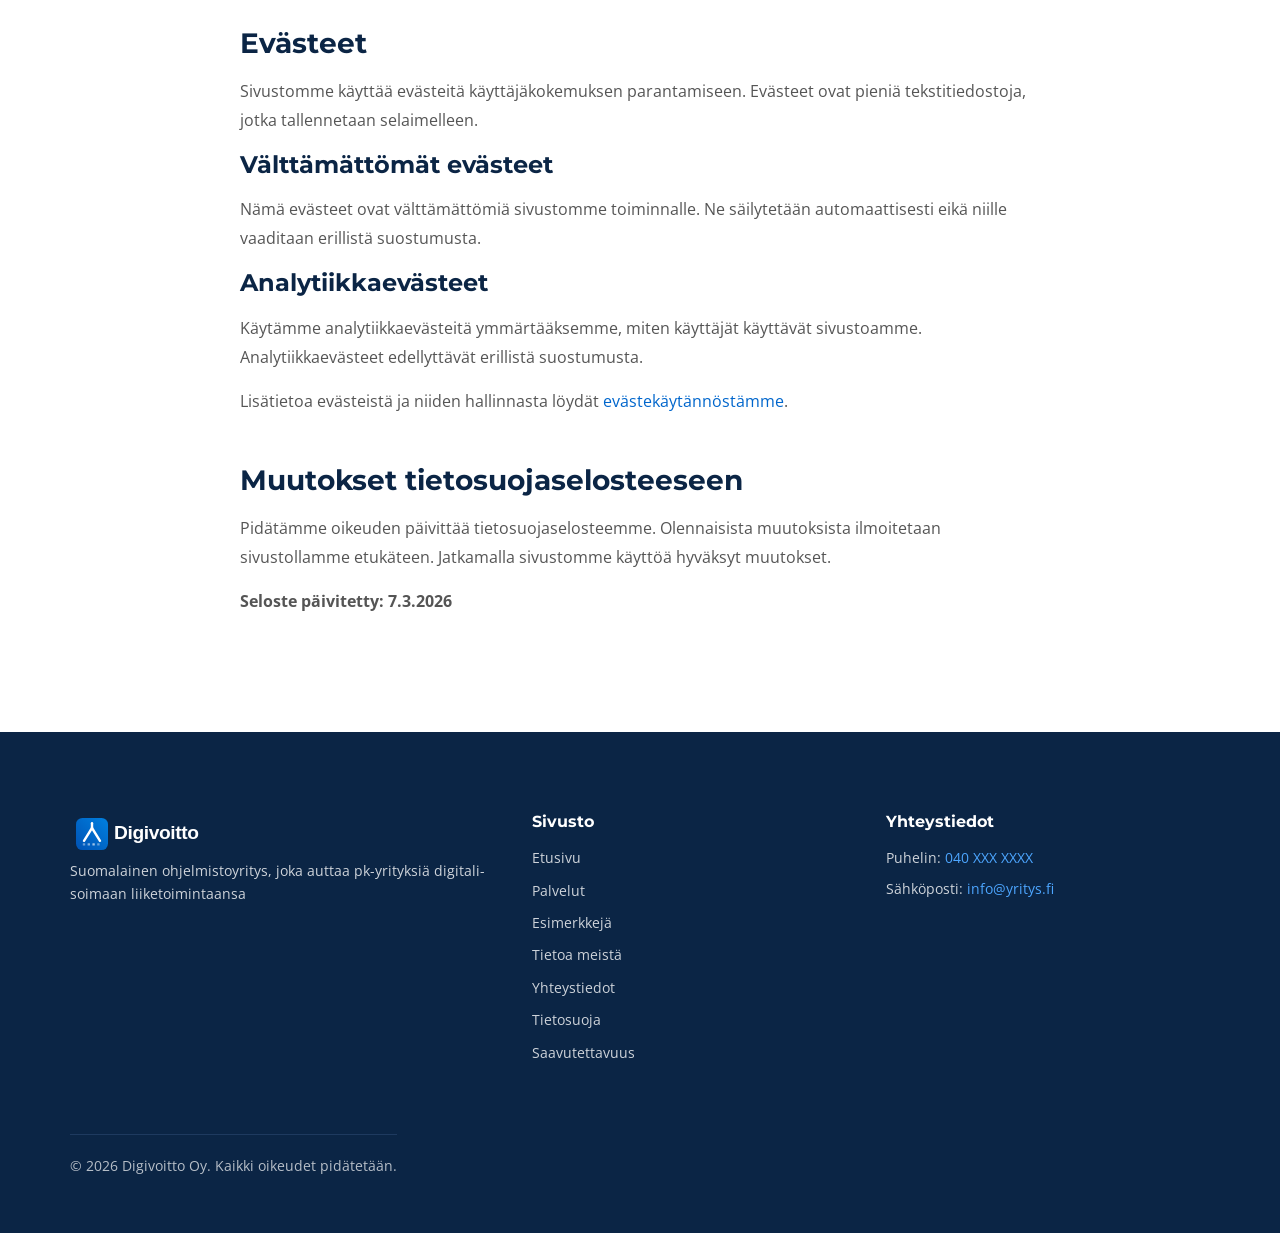
<file: tietosuojaseloste.html>
<!DOCTYPE html>
<html lang="fi">
<head>
    <meta charset="UTF-8">
    <meta name="viewport" content="width=device-width, initial-scale=1.0">
    <meta name="color-scheme" content="light only">
    <meta name="description" content="Digivoitto Oy:n tietosuojaseloste - näin käsittelemme henkilötietojasi.">
    <title>Tietosuojaseloste | Digivoitto</title>
    <link rel="preconnect" href="https://fonts.googleapis.com">
    <link rel="preconnect" href="https://fonts.gstatic.com" crossorigin>
    <link href="https://fonts.googleapis.com/css2?family=Montserrat:wght@400;600;700&family=Open+Sans:wght@400;600;700&display=swap" rel="stylesheet">
    <link rel="stylesheet" href="tyyli.css">
</head>
<body>
    <header class="site-header">
        <div class="container">
            <a href="index.html" class="logo"><img src="logo-2-arrow.svg" alt="Digivoitto" class="logo-img"></a>
            <button class="hamburger" onclick="toggleMenu()" aria-label="Avaa valikko" aria-expanded="false"><span></span><span></span><span></span></button>
            <nav>
                <ul class="main-nav" id="navLinks">
                    <li><a href="index.html">Etusivu</a></li>
                    <li><a href="palvelut.html">Palvelut</a></li>
                    <li><a href="esimerkkeja.html">Esimerkkejä</a></li>
                    <li><a href="meista.html">Tietoa meistä</a></li>
                    <li><a href="yhteystiedot.html">Yhteystiedot</a></li>
                    <li><a href="yhteystiedot.html" class="nav-cta">Pyydä tarjous</a></li>
                </ul>
            </nav>
        </div>
    </header>

    <main>
        <section class="page-header">
            <div class="container">
                <h1>Tietosuojaseloste</h1>
                <p class="ingressi">Näin käsittelemme henkilötietojasi</p>
            </div>
        </section>
        <div class="section section-light">
            <div class="container">
                <article class="privacy-content">
                    <h2>Rekisterinpitäjä</h2>
                    <p>Digivoitto Oy on vastuussa henkilötietojesi käsittelystä. Voit ottaa meihin yhteyttä seuraavilla tiedoilla:</p>
                    <p>
                        <strong>Digivoitto Oy</strong><br>
                        Y-tunnus: XXXXXXX-X<br>
                        Sähköposti: <a href="mailto:info@yritys.fi">info@yritys.fi</a><br>
                        Puhelin: <a href="tel:+35840XXXXXXX">040 XXX XXXX</a>
                    </p>

                    <h2>Mitä tietoja keräämme</h2>
                    <p>Keräämme henkilötietoja kahdella tavalla:</p>

                    <h3>Yhteydenottolomakkeen kautta</h3>
                    <p>Kun lähetät yhteydenottolomakkeen sivustollamme, keräämme seuraavat tiedot: nimesi, sähköpostiosoitteesi, puhelinnumerosi, yrityksen nimen ja viestisi sisällön. Nämä tiedot ovat vapaaehtoisia, mutta tarvitsemme niitä vastataksemme yhteydenottopyyntöösi.</p>

                    <h3>Evästeiden kautta</h3>
                    <p>Sivustomme käyttää evästeitä ja muita seuraamisteknologioita kerätäkseen teknisiä käyttötietoja. Näihin kuuluvat IP-osoitteesi, selaintiedot, laitteen tyyppi ja vierailun ajankohta. Nämä tiedot kerätään automaattisesti, kun käyt sivustollamme.</p>

                    <h2>Mihin tarkoituksiin tietoja käytetään</h2>
                    <p>Käytämme keräämiämme tietoja seuraaviin tarkoituksiin:</p>

                    <h3>Yhteydenottopyyntöjen käsittely</h3>
                    <p>Käsittelemme yhteydenottolomakkeissa antamiasi tietoja vastataksemme yhteydenottopyyntöösi ja neuvotellaksemme mahdollisista palveluista.</p>

                    <h3>Palveluidemme kehittäminen</h3>
                    <p>Käytämme keräämiämme tietoja ymmärtääksemme paremmin, miten asiakkaat käyttävät palveluitamme, jotta voimme kehittää niitä.</p>

                    <h3>Sivuston käytön analysointi</h3>
                    <p>Teknisiä käyttötietoja voidaan käyttää sivuston käytön analysointiin ja käyttäjäkokemuksen parantamiseen. Analytiikka-evästeiden käyttö edellyttää luvan antamista erillisellä eväste-ilmoituksella.</p>

                    <h2>Tietojen säilytysaika</h2>
                    <p>Yhteydenottolomakkeen kautta saamme tiedot säilytetään enintään 12 kuukautta yhteydenoton jälkeen, ellei asiakassuhde synny. Mikäli muodostuu asiakassuhde, tiedot säilytetään koko asiakassuhteen ajan ja asiakkuuden päättymisen jälkeen mahdollisten lakisääteisten velvoitteiden täyttämiseksi.</p>
                    <p>Evästeiden kautta kerätyt tiedot poistetaan evästekäytäntömme mukaisesti. Analytiikkaevästeet säilytetään enintään 26 kuukautta.</p>

                    <h2>Tietojen luovutus kolmansille osapuolille</h2>
                    <p>Emme luovuta henkilötietojasi kolmansille osapuolille markkinointi- tai myyntitarkoituksiin ilman suostumustasi.</p>
                    <p>Analytiikkapalvelut, kuten Google Analytics, voivat käsitellä käyttötietojasi palveluntarjoajana. Nämä palveluntarjoajat toimivat EU/ETA-alueella ja noudattavat GDPR:ää.</p>
                    <p>Keikkaliidi-palvelun maksujen käsittelyssä käytetään Stripe, Inc. -maksujärjestelmää, joka käsittelee maksukorttitietoja omien <a href="https://stripe.com/privacy" target="_blank" rel="noopener">tietosuojakäytäntöjensä</a> mukaisesti.</p>

                    <h2>Tietojen suojaaminen</h2>
                    <p>Suojaamme henkilötietojasi monella tavalla. Sivustomme yhteys on SSL-salattu, mikä suojaa tiedot siirron aikana. Pääsy henkilötietoihin on rajattu vain niille henkilöille, jotka tarvitsevat pääsyn työtehtäviensä suorittamiseen.</p>
                    <p>Henkilötiedot säilytetään EU/ETA-alueella palveluntarjoajien palvelimilla, jotka noudattavat korkeita tietosuojan standardeja.</p>

                    <h2>Rekisteröidyn oikeudet</h2>
                    <p>Sinulla on seuraavat oikeudet henkilötietojesi käsittelyyn liittyen:</p>

                    <h3>Oikeus tarkastaa tiedot</h3>
                    <p>Sinulla on oikeus saada tieto siitä, mitä henkilötietojasi käsittelemme ja miten.</p>

                    <h3>Oikeus vaatia tietojen oikaisua</h3>
                    <p>Jos henkilötietosi ovat epätarkkoja tai vanhentuneet, voit vaatia niiden oikaisemista.</p>

                    <h3>Oikeus vaatia tietojen poistamista</h3>
                    <p>Tietyissä tilanteissa voit vaatia henkilötietojesi poistamista.</p>

                    <h3>Oikeus siirtää tiedot toiseen järjestelmään</h3>
                    <p>Sinulla on oikeus saada henkilötietosi jäsennellyssä ja yleisesti käytössä olevassa muodossa ja siirtää ne toiseen palveluntarjoajaan.</p>

                    <h3>Oikeus peruuttaa suostumus</h3>
                    <p>Jos olet antanut suostumuksen tiettyjen tietojen käsittelyyn, voit peruuttaa sen milloin tahansa.</p>

                    <h3>Oikeus tehdä valitus</h3>
                    <p>Sinulla on oikeus tehdä valitus tietosuojavaltuutetulle, jos katsot, että henkilötietojasi käsitellään epäasianmukaisesti.</p>

                    <p>Jos haluat käyttää näitä oikeuksia, ota yhteyttä meihin sähköpostitse: <a href="mailto:info@yritys.fi">info@yritys.fi</a></p>

                    <h2>Evästeet</h2>
                    <p>Sivustomme käyttää evästeitä käyttäjäkokemuksen parantamiseen. Evästeet ovat pieniä tekstitiedostoja, jotka tallennetaan selaimelleen.</p>

                    <h3>Välttämättömät evästeet</h3>
                    <p>Nämä evästeet ovat välttämättömiä sivustomme toiminnalle. Ne säilytetään automaattisesti eikä niille vaaditaan erillistä suostumusta.</p>

                    <h3>Analytiikkaevästeet</h3>
                    <p>Käytämme analytiikkaevästeitä ymmärtääksemme, miten käyttäjät käyttävät sivustoamme. Analytiikkaevästeet edellyttävät erillistä suostumusta.</p>

                    <p>Lisätietoa evästeistä ja niiden hallinnasta löydät <a href="evasteet.html">evästekäytännöstämme</a>.</p>

                    <h2>Muutokset tietosuojaselosteeseen</h2>
                    <p>Pidätämme oikeuden päivittää tietosuojaselosteemme. Olennaisista muutoksista ilmoitetaan sivustollamme etukäteen. Jatkamalla sivustomme käyttöä hyväksyt muutokset.</p>
                    <p><strong>Seloste päivitetty: <time datetime="2026-03-07">7.3.2026</time></strong></p>
                </article>
            </div>
        </div>
    </main>

    <footer class="site-footer">
        <div class="container">
            <div class="footer-info">
                <a href="index.html" class="logo"><img src="logo-2-arrow-white.svg" alt="Digivoitto" class="footer-logo-img"></a>
                <p>Suomalainen ohjelmisto&shy;yritys, joka auttaa pk-yrityksiä digitali&shy;soimaan liike&shy;toimintaansa</p>
            </div>
            <nav class="footer-nav" aria-label="Alatunniste">
                <h3>Sivusto</h3>
                <ul>
                    <li><a href="index.html">Etusivu</a></li>
                    <li><a href="palvelut.html">Palvelut</a></li>
                    <li><a href="esimerkkeja.html">Esimerkkejä</a></li>
                    <li><a href="meista.html">Tietoa meistä</a></li>
                    <li><a href="yhteystiedot.html">Yhteystiedot</a></li>
                    <li><a href="tietosuojaseloste.html">Tietosuoja</a></li>
                    <li><a href="saavutettavuusseloste.html">Saavutettavuus</a></li>
                </ul>
            </nav>
            <div class="footer-contact">
                <h3>Yhteystiedot</h3>
                <address>
                    <p>Puhelin: <a href="tel:+35840XXXXXXX">040 XXX XXXX</a></p>
                    <p>Sähköposti: <a href="mailto:info@yritys.fi">info@yritys.fi</a></p>
                </address>
            </div>
        </div>
        <div class="container">
            <p class="footer-bottom">&copy; 2026 Digivoitto Oy. Kaikki oikeudet pidätetään.</p>
        </div>
    </footer>

    <script>
        function toggleMenu() { document.getElementById('navLinks').classList.toggle('open'); }
    </script>
    <script src="chat-widget.js"></script>
    <script src="cookie-banner.js"></script>
</body>
</html>
</file>
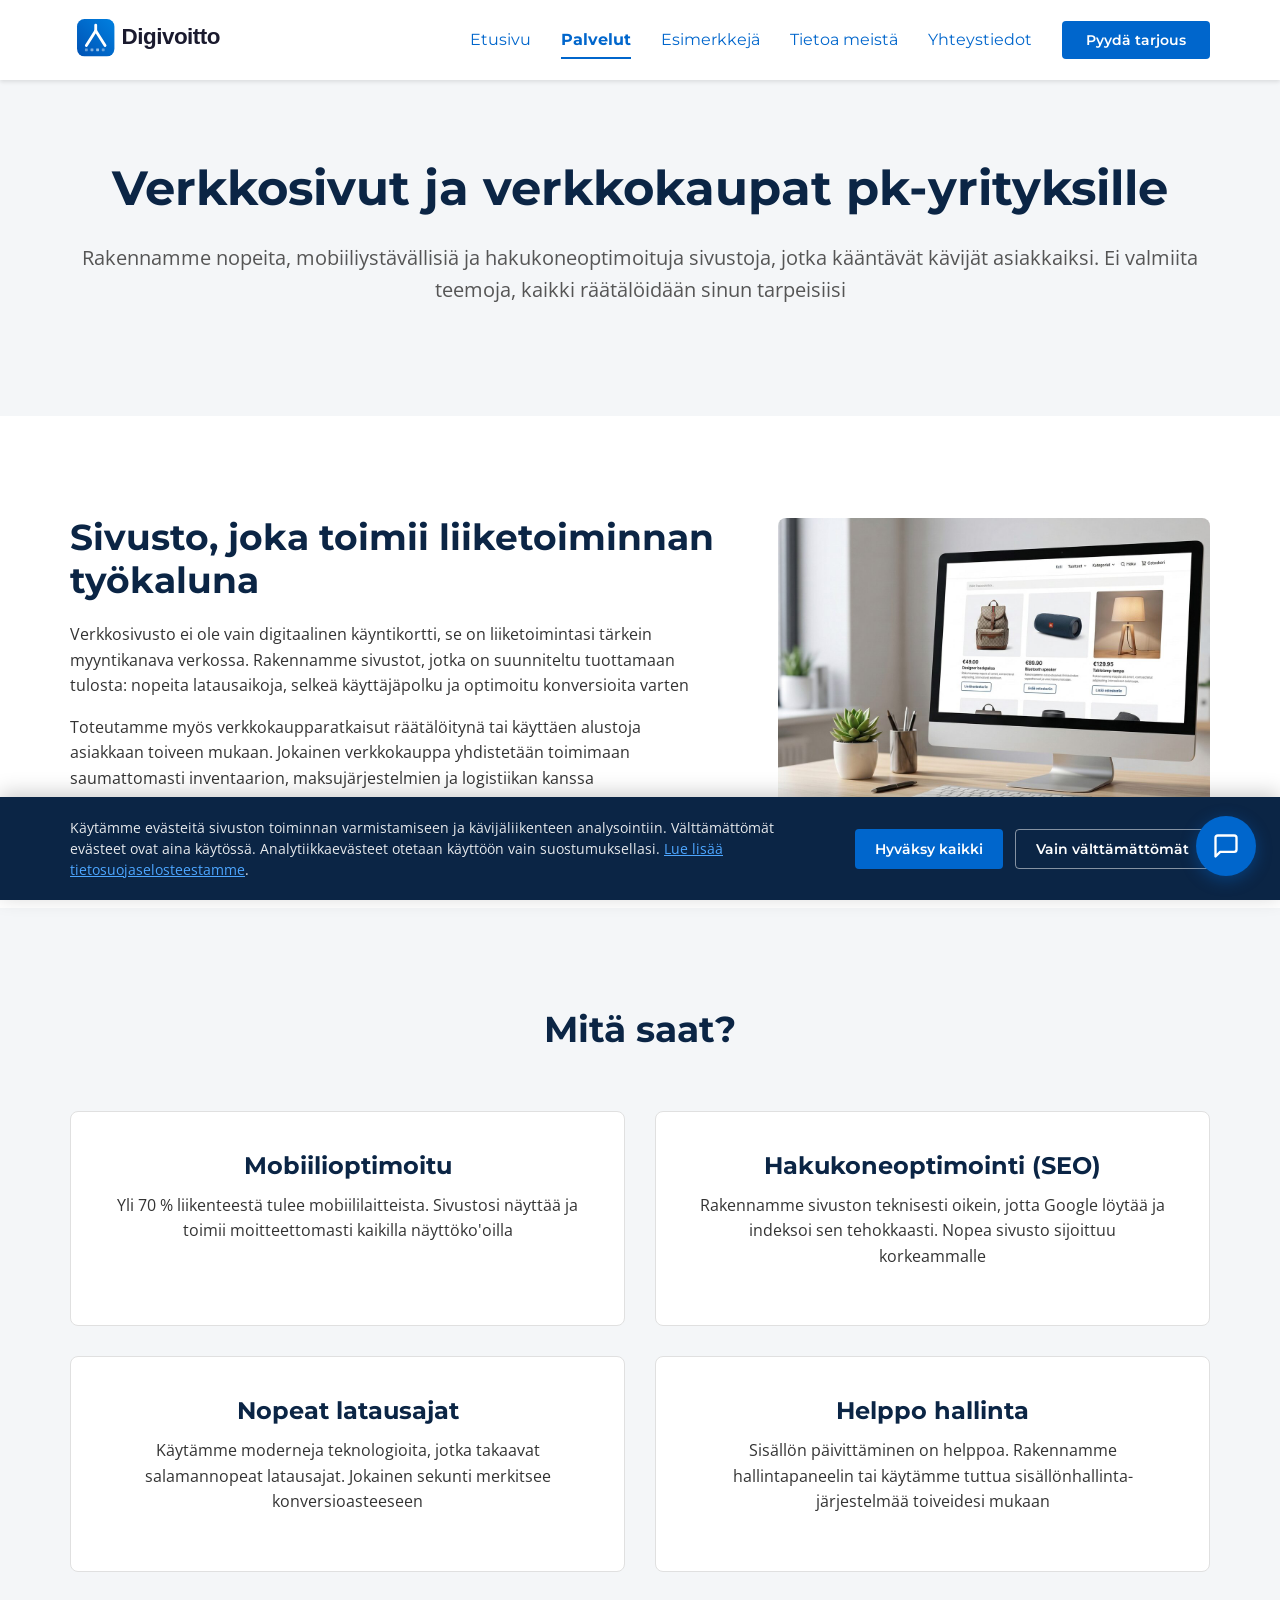
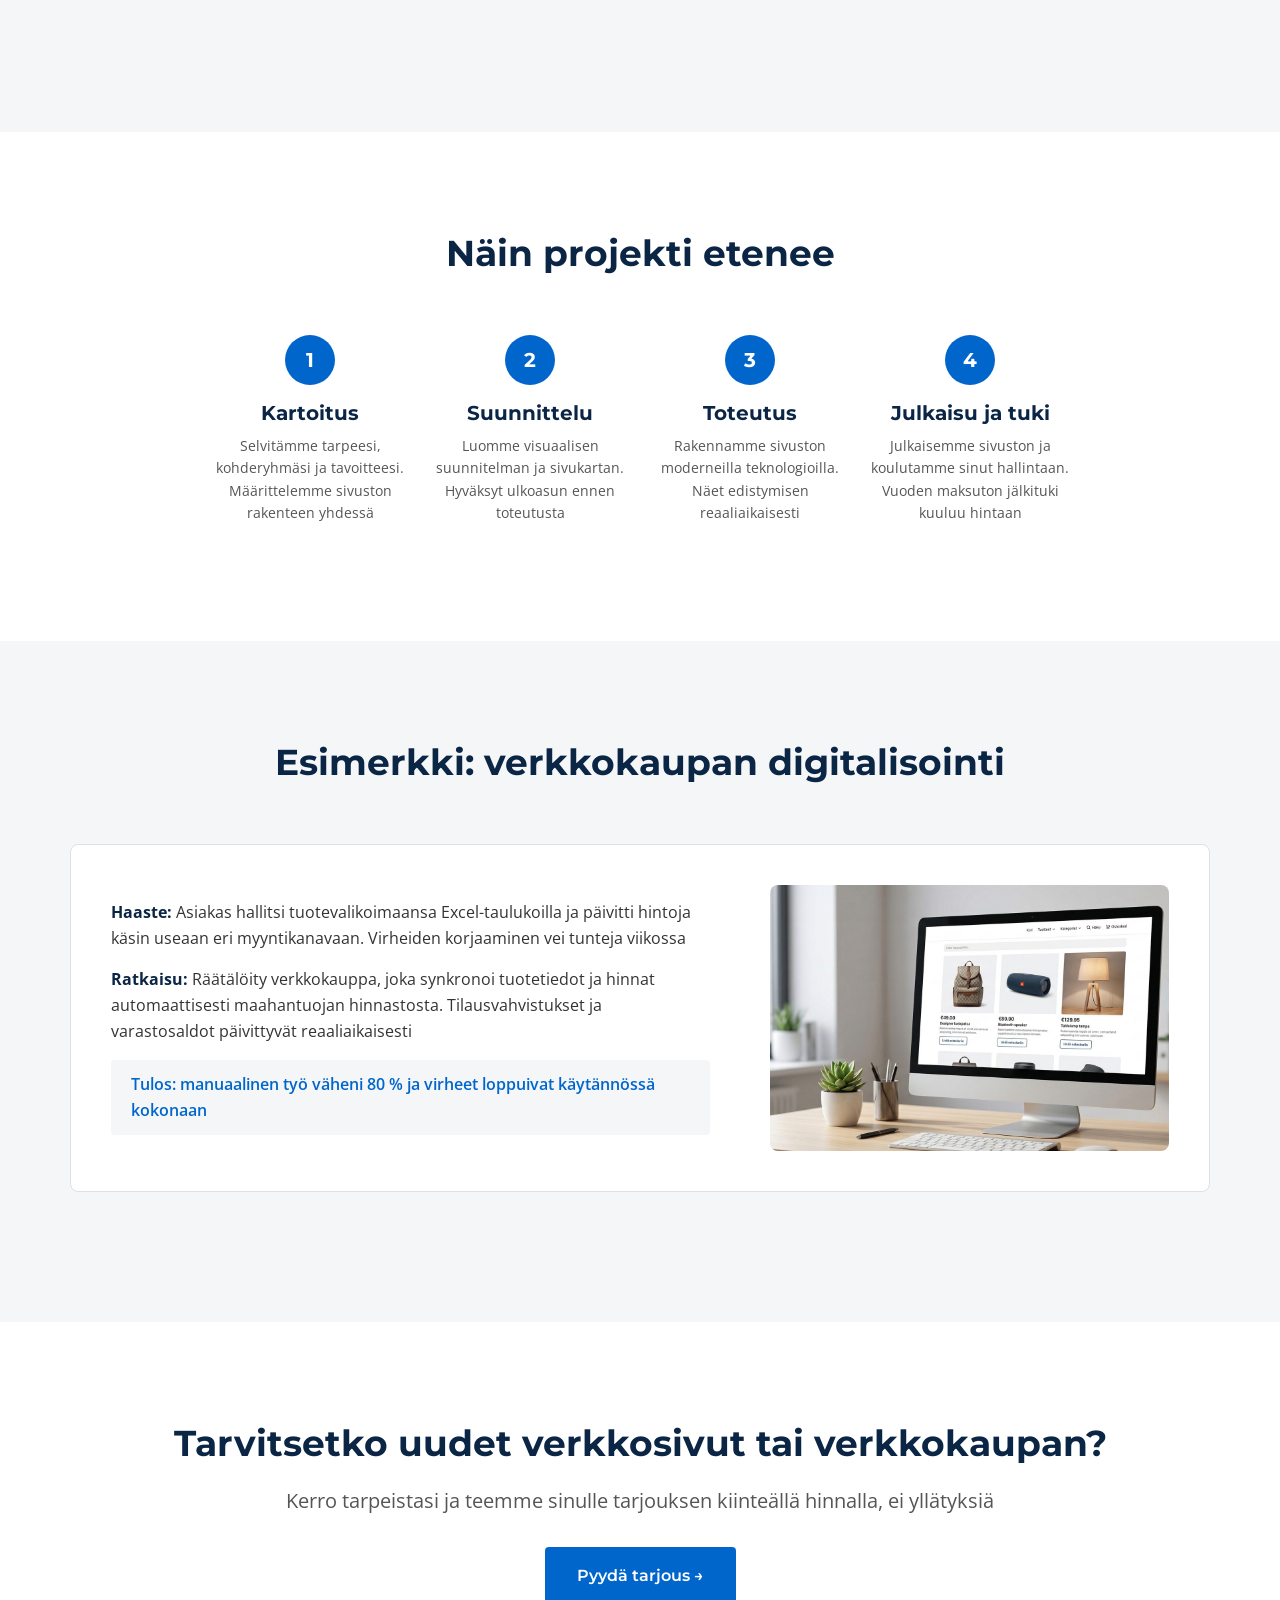
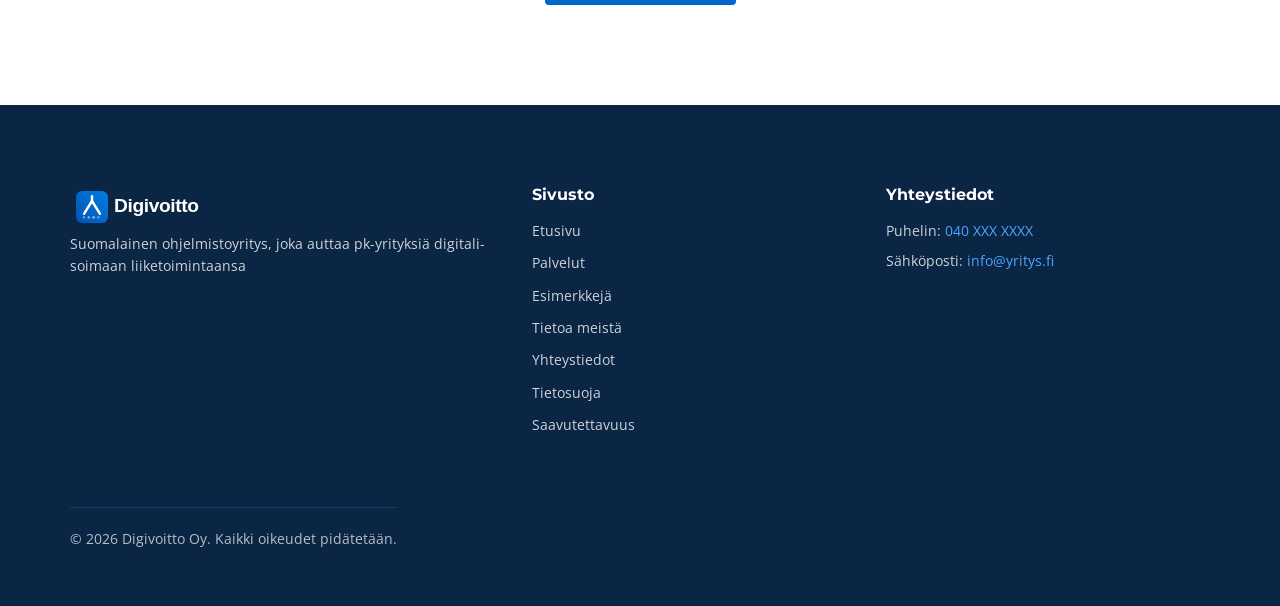
<file: verkkosivut.html>
<!DOCTYPE html>
<html lang="fi">
<head>
    <meta charset="UTF-8">
    <meta name="viewport" content="width=device-width, initial-scale=1.0">
    <meta name="color-scheme" content="light only">
    <meta name="description" content="Verkkosivut ja verkkokaupat pk-yrityksille. Nopeita, mobiiliystävällisiä ja hakukoneoptimoidut sivustot, jotka kääntävät kävijät asiakkaiksi.">
    <title>Verkkosivut ja verkkokaupat | Digivoitto</title>
    <link rel="preconnect" href="https://fonts.googleapis.com">
    <link rel="preconnect" href="https://fonts.gstatic.com" crossorigin>
    <link href="https://fonts.googleapis.com/css2?family=Montserrat:wght@400;600;700&family=Open+Sans:wght@400;600;700&display=swap" rel="stylesheet">
    <link rel="stylesheet" href="tyyli.css">
</head>
<body>
    <header class="site-header">
        <div class="container">
            <a href="index.html" class="logo"><img src="logo-2-arrow.svg" alt="Digivoitto" class="logo-img"></a>
            <button class="hamburger" onclick="toggleMenu()" aria-label="Avaa valikko" aria-expanded="false"><span></span><span></span><span></span></button>
            <nav>
                <ul class="main-nav" id="navLinks">
                    <li><a href="index.html">Etusivu</a></li>
                    <li><a href="palvelut.html" aria-current="page">Palvelut</a></li>
                    <li><a href="esimerkkeja.html">Esimerkkejä</a></li>
                    <li><a href="meista.html">Tietoa meistä</a></li>
                    <li><a href="yhteystiedot.html">Yhteystiedot</a></li>
                    <li><a href="yhteystiedot.html" class="nav-cta">Pyydä tarjous</a></li>
                </ul>
            </nav>
        </div>
    </header>

    <main>
        <section class="page-header">
            <div class="container">
                <h1>Verkkosivut ja verkkokaupat pk-yrityksille</h1>
                <p class="ingressi">Rakennamme nopeita, mobiili&shy;ystävällisiä ja hakukone&shy;optimoituja sivustoja, jotka kääntävät kävijät asiakkaiksi. Ei valmiita teemoja, kaikki räätälöidään sinun tarpeisiisi</p>
            </div>
        </section>

        <section class="section section-light">
            <div class="container">
                <div class="service-detail">
                    <div class="service-detail-text">
                        <h2>Sivusto, joka toimii liiketoiminnan työkaluna</h2>
                        <p>Verkkosivusto ei ole vain digitaalinen käyntikortti, se on liiketoimintasi tärkein myyntikanava verkossa. Rakennamme sivustot, jotka on suunniteltu tuottamaan tulosta: nopeita latausaikoja, selkeä käyttäjäpolku ja optimoitu konversioita varten</p>
                        <p>Toteutamme myös verkkokauppa&shy;ratkaisut räätälöitynä tai käyttäen alustoja asiakkaan toiveen mukaan. Jokainen verkkokauppa yhdistetään toimimaan saumattomasti inventaarion, maksujärjestelmien ja logistiikan kanssa</p>
                    </div>
                    <figure class="service-detail-image">
                        <img src="verkkokauppa.jpg" alt="Tyylikäs verkkokauppa tietokoneen ruudulla">
                    </figure>
                </div>
            </div>
        </section>

        <section class="section section-gray">
            <div class="container">
                <div class="section-header">
                    <h2>Mitä saat?</h2>
                </div>
                <div class="value-cards">
                    <article class="value-card">
                        <h3>Mobiili&shy;optimoitu</h3>
                        <p>Yli 70 % liikenteestä tulee mobiililaitteista. Sivustosi näyttää ja toimii moitteettomasti kaikilla näyttöko'oilla</p>
                    </article>
                    <article class="value-card">
                        <h3>Hakukone&shy;optimointi (SEO)</h3>
                        <p>Rakennamme sivuston teknisesti oikein, jotta Google löytää ja indeksoi sen tehokkaasti. Nopea sivusto sijoittuu korkeammalle</p>
                    </article>
                    <article class="value-card">
                        <h3>Nopeat latausajat</h3>
                        <p>Käytämme moderneja teknologioita, jotka takaavat salamannopeat latausajat. Jokainen sekunti merkitsee konversio&shy;asteeseen</p>
                    </article>
                    <article class="value-card">
                        <h3>Helppo hallinta</h3>
                        <p>Sisällön päivittäminen on helppoa. Rakennamme hallintapaneelin tai käytämme tuttua sisällönhallinta&shy;järjestelmää toiveidesi mukaan</p>
                    </article>
                </div>
            </div>
        </section>

        <section class="section section-light">
            <div class="container">
                <div class="section-header">
                    <h2>Näin projekti etenee</h2>
                </div>
                <ol class="process-steps">
                    <li class="process-step">
                        <div class="step-number">1</div>
                        <h3>Kartoitus</h3>
                        <p>Selvitämme tarpeesi, kohderyhmäsi ja tavoitteesi. Määrittelemme sivuston rakenteen yhdessä</p>
                    </li>
                    <li class="process-step">
                        <div class="step-number">2</div>
                        <h3>Suunnittelu</h3>
                        <p>Luomme visuaalisen suunnitelman ja sivukartan. Hyväksyt ulkoasun ennen toteutusta</p>
                    </li>
                    <li class="process-step">
                        <div class="step-number">3</div>
                        <h3>Toteutus</h3>
                        <p>Rakennamme sivuston moderneilla teknologioilla. Näet edistymisen reaaliaikaisesti</p>
                    </li>
                    <li class="process-step">
                        <div class="step-number">4</div>
                        <h3>Julkaisu ja tuki</h3>
                        <p>Julkaisemme sivuston ja koulutamme sinut hallintaan. Vuoden maksuton jälkituki kuuluu hintaan</p>
                    </li>
                </ol>
            </div>
        </section>

        <section class="section section-gray">
            <div class="container">
                <div class="section-header">
                    <h2>Esimerkki: verkkokaupan digitalisointi</h2>
                </div>
                <div class="solution-card">
                    <div class="example-project">
                        <div class="example-text">
                            <p><span class="label">Haaste:</span> Asiakas hallitsi tuote&shy;valikoimaansa Excel-taulukoilla ja päivitti hintoja käsin useaan eri myyntikanavaan. Virheiden korjaaminen vei tunteja viikossa</p>
                            <p><span class="label">Ratkaisu:</span> Räätälöity verkkokauppa, joka synkronoi tuotetiedot ja hinnat automaattisesti maahantuojan hinnastosta. Tilausvahvistukset ja varastosaldot päivittyvät reaaliaikaisesti</p>
                            <div class="benefit">Tulos: manuaalinen työ väheni 80 % ja virheet loppuivat käytännössä kokonaan</div>
                        </div>
                        <figure class="example-image">
                            <img src="verkkokauppa.jpg" alt="Räätälöity verkkokauppa" loading="lazy">
                        </figure>
                    </div>
                </div>
            </div>
        </section>

        <section class="section section-light section--cta">
            <div class="container">
                <h2>Tarvitsetko uudet verkkosivut tai verkkokaupan?</h2>
                <p class="ingressi">Kerro tarpeistasi ja teemme sinulle tarjouksen kiinteällä hinnalla, ei yllätyksiä</p>
                <a href="yhteystiedot.html" class="btn-primary">Pyydä tarjous &rarr;</a>
            </div>
        </section>
    </main>

    <footer class="site-footer">
        <div class="container">
            <div class="footer-info">
                <a href="index.html" class="logo"><img src="logo-2-arrow-white.svg" alt="Digivoitto" class="footer-logo-img"></a>
                <p>Suomalainen ohjelmisto&shy;yritys, joka auttaa pk-yrityksiä digitali&shy;soimaan liike&shy;toimintaansa</p>
            </div>
            <nav class="footer-nav" aria-label="Alatunniste">
                <h3>Sivusto</h3>
                <ul>
                    <li><a href="index.html">Etusivu</a></li>
                    <li><a href="palvelut.html">Palvelut</a></li>
                    <li><a href="esimerkkeja.html">Esimerkkejä</a></li>
                    <li><a href="meista.html">Tietoa meistä</a></li>
                    <li><a href="yhteystiedot.html">Yhteystiedot</a></li>
                    <li><a href="tietosuojaseloste.html">Tietosuoja</a></li>
                    <li><a href="saavutettavuusseloste.html">Saavutettavuus</a></li>
                </ul>
            </nav>
            <div class="footer-contact">
                <h3>Yhteystiedot</h3>
                <address>
                    <p>Puhelin: <a href="tel:+35840XXXXXXX">040 XXX XXXX</a></p>
                    <p>Sähköposti: <a href="mailto:info@yritys.fi">info@yritys.fi</a></p>
                </address>
            </div>
        </div>
        <div class="container">
            <p class="footer-bottom">&copy; 2026 Digivoitto Oy. Kaikki oikeudet pidätetään.</p>
        </div>
    </footer>

    <script>
        function toggleMenu() { document.getElementById('navLinks').classList.toggle('open'); }
    </script>
    <script src="chat-widget.js"></script>
    <script src="cookie-banner.js"></script>
</body>
</html>
</file>
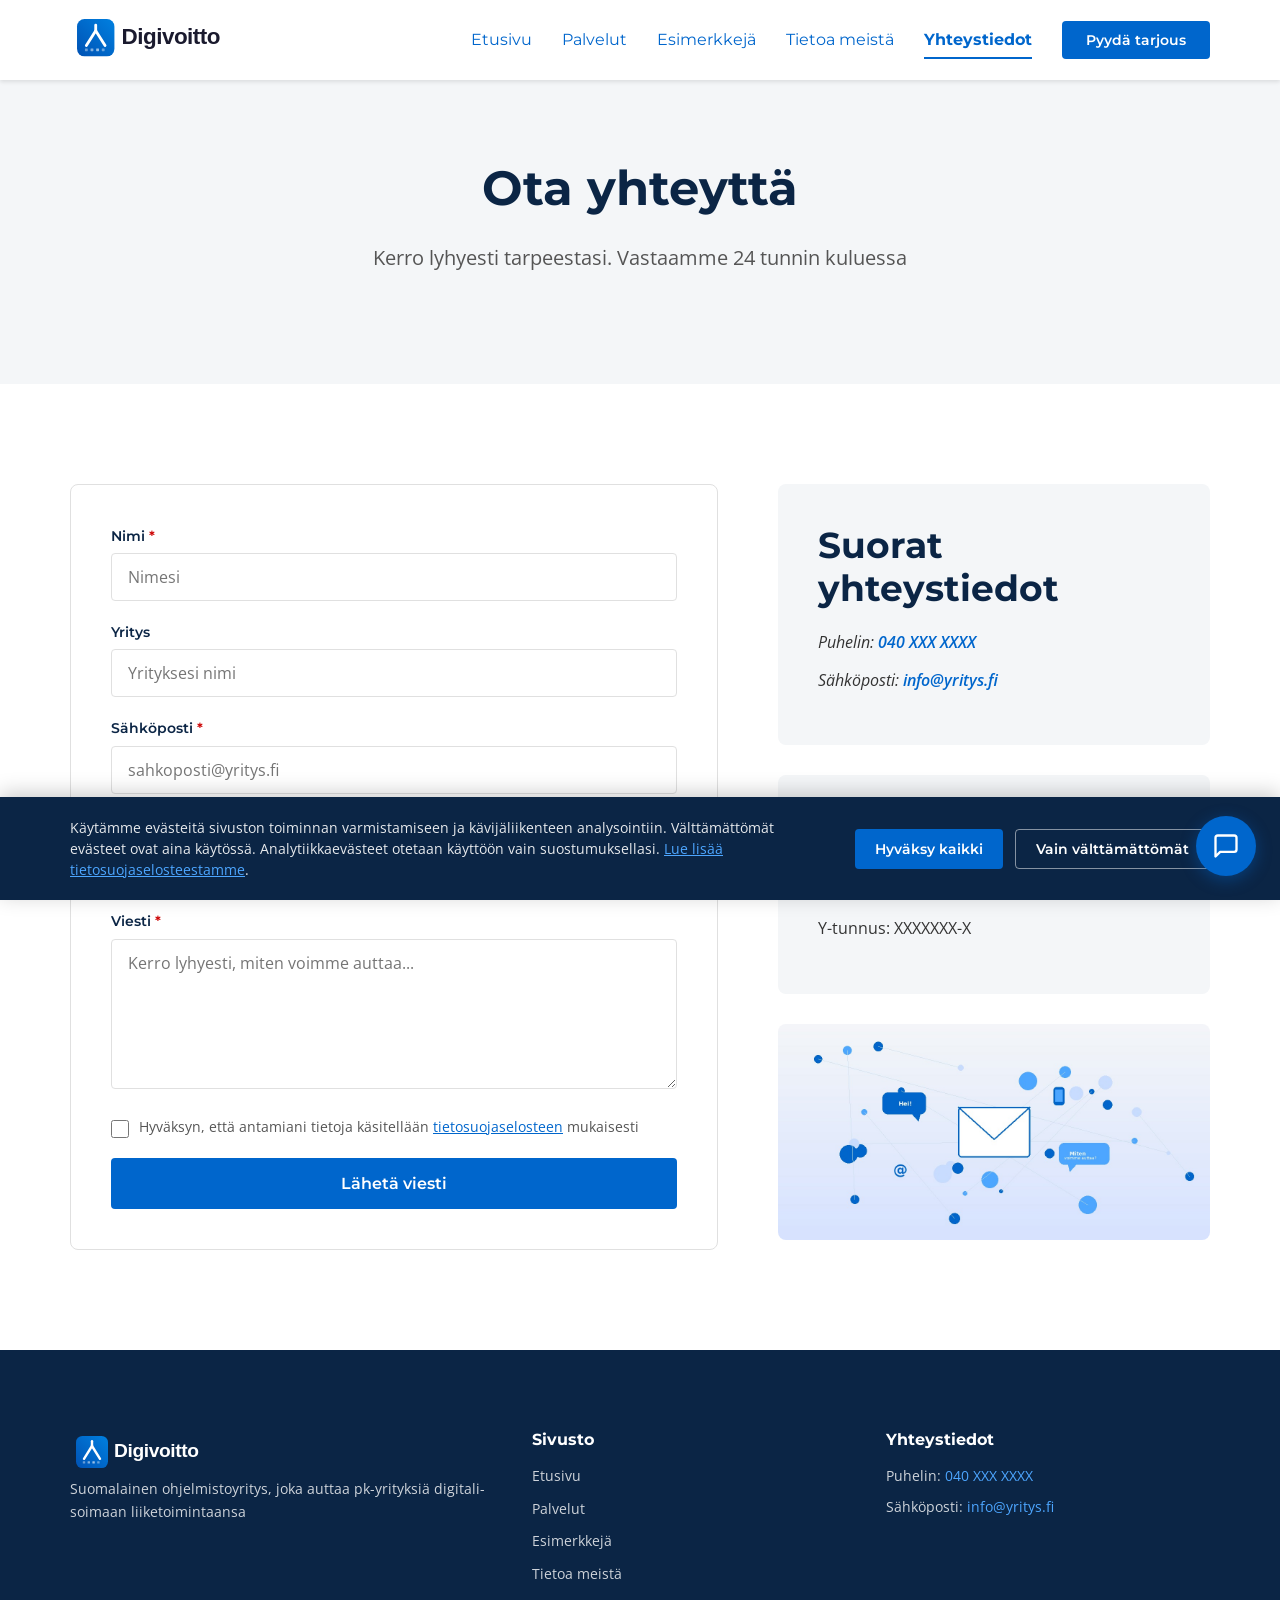
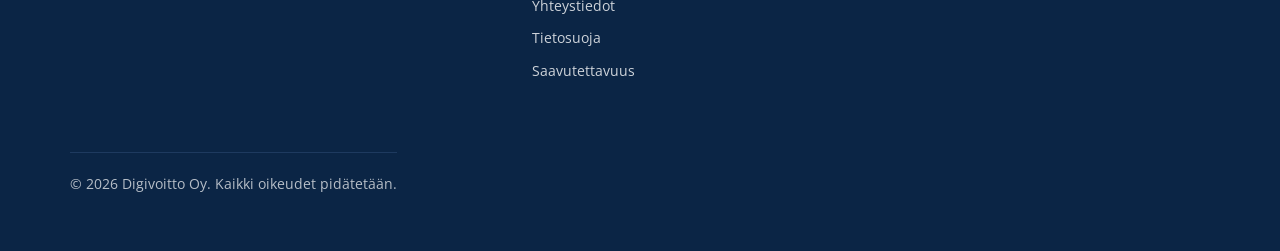
<file: yhteystiedot.html>
<!DOCTYPE html>
<html lang="fi">
<head>
    <meta charset="UTF-8">
    <meta name="viewport" content="width=device-width, initial-scale=1.0">
    <meta name="color-scheme" content="light only">
    <meta name="description" content="Ota yhteyttä - kerro tarpeistasi ja vastaamme 24 tunnin kuluessa.">
    <title>Yhteystiedot | Digivoitto</title>
    <link rel="preconnect" href="https://fonts.googleapis.com">
    <link rel="preconnect" href="https://fonts.gstatic.com" crossorigin>
    <link href="https://fonts.googleapis.com/css2?family=Montserrat:wght@400;600;700&family=Open+Sans:wght@400;600;700&display=swap" rel="stylesheet">
    <link rel="stylesheet" href="tyyli.css">
</head>
<body>
    <header class="site-header">
        <div class="container">
            <a href="index.html" class="logo"><img src="logo-2-arrow.svg" alt="Digivoitto" class="logo-img"></a>
            <button class="hamburger" onclick="toggleMenu()" aria-label="Avaa valikko" aria-expanded="false"><span></span><span></span><span></span></button>
            <nav>
                <ul class="main-nav" id="navLinks">
                    <li><a href="index.html">Etusivu</a></li>
                    <li><a href="palvelut.html">Palvelut</a></li>
                    <li><a href="esimerkkeja.html">Esimerkkejä</a></li>
                    <li><a href="meista.html">Tietoa meistä</a></li>
                    <li><a href="yhteystiedot.html" aria-current="page">Yhteystiedot</a></li>
                    <li><a href="#contactForm" class="nav-cta">Pyydä tarjous</a></li>
                </ul>
            </nav>
        </div>
    </header>
    <main>
        <section class="page-header">
            <div class="container">
                <h1>Ota yhteyttä</h1>
                <p class="ingressi">Kerro lyhyesti tarpeestasi. Vastaamme 24 tunnin kuluessa</p>
            </div>
        </section>
        <div class="section section-light">
            <div class="container">
                <div class="contact-layout">
                    <div class="contact-form-wrapper">
                        <form class="contact-form" id="contactForm" onsubmit="handleSubmit(event)">
                            <div class="form-group">
                                <label for="name">Nimi <span class="required">*</span></label>
                                <input type="text" id="name" name="name" required placeholder="Nimesi">
                            </div>
                            <div class="form-group">
                                <label for="company">Yritys</label>
                                <input type="text" id="company" name="company" placeholder="Yrityksesi nimi">
                            </div>
                            <div class="form-group">
                                <label for="email">Sähköposti <span class="required">*</span></label>
                                <input type="email" id="email" name="email" required placeholder="sahkoposti@yritys.fi">
                            </div>
                            <div class="form-group">
                                <label for="phone">Puhelin</label>
                                <input type="tel" id="phone" name="phone" placeholder="040 XXX XXXX">
                            </div>
                            <div class="form-group">
                                <label for="message">Viesti <span class="required">*</span></label>
                                <textarea id="message" name="message" required placeholder="Kerro lyhyesti, miten voimme auttaa..."></textarea>
                            </div>
                            <div class="consent-group">
                                <input type="checkbox" id="consent" name="consent" required>
                                <label for="consent">Hyväksyn, että antamiani tietoja käsitellään <a href="tietosuojaseloste.html" target="_blank">tietosuojaselosteen</a> mukaisesti</label>
                            </div>
                            <button type="submit" class="btn-primary form-submit">Lähetä viesti</button>
                        </form>
                        <div class="thank-you-message" id="thankYou">
                            Kiitos viestistäsi! Palaamme asiaan mahdollisimman pian.
                        </div>
                    </div>
                    <aside class="contact-info-wrapper">
                        <div class="contact-info-card">
                            <h2>Suorat yhteystiedot</h2>
                            <address>
                                <p>Puhelin: <a href="tel:+35840XXXXXXX">040 XXX XXXX</a></p>
                                <p>Sähköposti: <a href="mailto:info@yritys.fi">info@yritys.fi</a></p>
                            </address>
                        </div>
                        <div class="contact-info-card">
                            <h2>Laskutustiedot</h2>
                            <p>Digivoitto Oy</p>
                            <p>Y-tunnus: XXXXXXX-X</p>
                        </div>
                        <figure class="contact-image">
                            <img src="Yhteydenotto.jpg" alt="Yhteydenotto-kuvituskuva" loading="lazy">
                        </figure>
                    </aside>
                </div>
            </div>
        </div>
    </main>
    <footer class="site-footer">
        <div class="container">
            <div class="footer-info">
                <a href="index.html" class="logo"><img src="logo-2-arrow-white.svg" alt="Digivoitto" class="footer-logo-img"></a>
                <p>Suomalainen ohjelmisto&shy;yritys, joka auttaa pk-yrityksiä digitali&shy;soimaan liike&shy;toimintaansa</p>
            </div>
            <nav class="footer-nav" aria-label="Alatunniste">
                <h3>Sivusto</h3>
                <ul>
                    <li><a href="index.html">Etusivu</a></li>
                    <li><a href="palvelut.html">Palvelut</a></li>
                    <li><a href="esimerkkeja.html">Esimerkkejä</a></li>
                    <li><a href="meista.html">Tietoa meistä</a></li>
                    <li><a href="yhteystiedot.html">Yhteystiedot</a></li>
                    <li><a href="tietosuojaseloste.html">Tietosuoja</a></li>
                    <li><a href="saavutettavuusseloste.html">Saavutettavuus</a></li>
                </ul>
            </nav>
            <div class="footer-contact">
                <h3>Yhteystiedot</h3>
                <address>
                    <p>Puhelin: <a href="tel:+35840XXXXXXX">040 XXX XXXX</a></p>
                    <p>Sähköposti: <a href="mailto:info@yritys.fi">info@yritys.fi</a></p>
                </address>
            </div>
        </div>
        <div class="container">
            <p class="footer-bottom">&copy; 2026 Digivoitto Oy. Kaikki oikeudet pidätetään.</p>
        </div>
    </footer>
    <script>
        function toggleMenu() {
            document.getElementById('navLinks').classList.toggle('open');
        }
        function handleSubmit(event) {
            event.preventDefault();
            document.getElementById('contactForm').style.display = 'none';
            document.getElementById('thankYou').style.display = 'block';
        }
    </script>
    <script src="chat-widget.js"></script>
    <script src="cookie-banner.js"></script>
</body>
</html>
</file>
<file: tyyli.css>
/* Brändin värit ja fontit:
   Värit: #0066CC (sininen), #0B2545 (tummansininen), #F4F6F8 (tausta)
   Fontit: Montserrat (otsikot), Open Sans (leipäteksti) */

/* Reset & perus */
*, *::before, *::after { margin: 0; padding: 0; box-sizing: border-box; }
html { scroll-behavior: smooth; color-scheme: light only; }

body {
    font-family: 'Open Sans', sans-serif;
    font-size: 16px;
    line-height: 1.6;
    color: #333;
    background: #fff;
    overflow-wrap: break-word;
    padding-top: 80px;
}

a { text-decoration: none; color: #0066CC; }
a:hover { text-decoration: underline; }
a:focus-visible,
button:focus-visible,
input:focus-visible,
textarea:focus-visible,
select:focus-visible { outline: 2px solid #0066CC; outline-offset: 2px; }
img { max-width: 100%; height: auto; display: block; }
ul, ol { list-style: none; }

.container { max-width: 1200px; margin: 0 auto; padding: 0 30px; }

/* Typografia */
h1, h2, h3, h4 {
    font-family: 'Montserrat', sans-serif;
    color: #0B2545;
    line-height: 1.2;
}
h1 { font-size: 48px; margin-bottom: 24px; }
h2 { font-size: 36px; margin-bottom: 20px; }
h3 { font-size: 24px; margin-bottom: 16px; }
p { margin-bottom: 16px; }

.ingressi {
    font-size: 20px;
    line-height: 1.6;
    color: #555;
    margin-bottom: 30px;
}

/* Navigaatio (<header>) */
.site-header {
    position: fixed;
    top: 0;
    left: 0;
    right: 0;
    height: 80px;
    background: #fff;
    z-index: 1000;
    box-shadow: 0 2px 4px rgba(0,0,0,.1);
}

.site-header .container {
    display: flex;
    align-items: center;
    justify-content: space-between;
    height: 100%;
}

.site-header .logo {
    display: flex;
    align-items: center;
    text-decoration: none;
}

.site-header .logo-img { height: 56px; width: auto; }
.site-header .logo:hover { text-decoration: none; opacity: .85; }

.main-nav {
    display: flex;
    gap: 30px;
    align-items: center;
    list-style: none;
    padding: 0;
    margin: 0;
}

.main-nav a {
    font-family: 'Montserrat', sans-serif;
    font-size: 16px;
    color: #0066CC;
    text-decoration: none;
    padding: 8px 0;
    transition: color .3s;
}

.main-nav a:hover { text-decoration: underline; }
.main-nav a[aria-current="page"] { font-weight: 700; border-bottom: 2px solid #0066CC; }

.main-nav .nav-cta {
    background: #0066CC;
    color: #fff;
    padding: 10px 24px;
    border-radius: 4px;
    font-weight: 600;
    font-size: 14px;
    transition: background .3s, box-shadow .3s;
    white-space: nowrap;
}

.main-nav .nav-cta:hover {
    background: #0052a3;
    text-decoration: none;
    box-shadow: 0 2px 8px rgba(0,102,204,.3);
}

/* Hampurilaisvalikko */
.hamburger {
    display: none;
    flex-direction: column;
    cursor: pointer;
    gap: 5px;
    background: none;
    border: none;
    padding: 5px;
}

.hamburger span {
    width: 25px;
    height: 3px;
    background: #0B2545;
    border-radius: 2px;
    transition: .3s;
}

/* CTA-painikeet */
.btn-primary {
    display: inline-block;
    font-family: 'Montserrat', sans-serif;
    font-size: 16px;
    font-weight: 600;
    padding: 16px 32px;
    background: #0066CC;
    color: #fff;
    border: none;
    border-radius: 4px;
    cursor: pointer;
    text-decoration: none;
    transition: background .3s, box-shadow .3s;
}

.btn-primary:hover {
    background: #0052a3;
    text-decoration: none;
    box-shadow: 0 4px 12px rgba(0,102,204,.3);
}

.btn-secondary {
    display: inline-block;
    font-family: 'Montserrat', sans-serif;
    font-size: 16px;
    font-weight: 600;
    padding: 16px 32px;
    background: transparent;
    color: #0066CC;
    border: 2px solid #0066CC;
    border-radius: 4px;
    cursor: pointer;
    text-decoration: none;
    transition: background .3s, color .3s;
}

.btn-secondary:hover {
    background: #0066CC;
    color: #fff;
    text-decoration: none;
}

/* Hero-osio (etusivu) */
.hero {
    background: #F4F6F8;
    padding: 100px 0;
    min-height: 600px;
    display: flex;
    align-items: center;
}

.hero .container { display: flex; align-items: center; gap: 40px; }
.hero-text { flex: 1; max-width: 50%; }
.hero-text .ingressi { margin-bottom: 30px; }

.hero-buttons { display: flex; gap: 16px; flex-wrap: wrap; }

.hero-image { flex: 1; max-width: 50%; }

.hero-image img,
figure img { border-radius: 8px; width: 100%; object-fit: cover; }

/* Sivukohtainen hero (alasivut) */
.page-header {
    background: #F4F6F8;
    padding: 80px 0;
    text-align: center;
}

.page-header .container {
    display: flex;
    flex-direction: column;
    align-items: center;
}

.page-header .hero-text {
    max-width: 800px;
    text-align: center;
    flex: none;
}

.page-header--narrow .hero-text { max-width: 600px; }
.page-header--wide .hero-text { max-width: 100%; }

/* Osiot */
.section { padding: 100px 0; }
.section-light { background: #fff; }
.section-gray { background: #F4F6F8; }
.section-header { text-align: center; margin-bottom: 60px; }

.section--cta { text-align: center; }

/* Palvelunostokortit (Etusivu) */
.service-cards { display: flex; gap: 3%; justify-content: center; }

.service-card {
    flex: 1;
    max-width: 30%;
    padding: 40px;
    background: #fff;
    border: 1px solid #E0E0E0;
    border-radius: 8px;
    text-align: center;
    transition: box-shadow .3s, transform .3s;
    cursor: pointer;
    text-decoration: none;
    color: inherit;
    display: block;
}

.service-card:hover {
    box-shadow: 0 10px 20px rgba(0,0,0,.1);
    transform: translateY(-4px);
    text-decoration: none;
}

.service-card .icon { width: 64px; height: 64px; margin: 0 auto 20px; }
.service-card h3 { color: #0B2545; }
.service-card p { color: #555; }

/* Arvolupausosio (Etusivu) */
.value-section .container { display: flex; align-items: center; gap: 60px; }
.value-text { flex: 5; }
.value-image { flex: 5; }
.value-image img { border-radius: 8px; width: 100%; object-fit: cover; }

.value-list { list-style: none; padding: 0; margin: 24px 0; }

.value-list li {
    position: relative;
    padding-left: 28px;
    margin-bottom: 16px;
    line-height: 1.7;
    color: #555;
}

.value-list li::before {
    content: "\2713";
    position: absolute;
    left: 0;
    color: #0066CC;
    font-weight: 700;
}

/* Palvelutsivu */
.service-detail { display: flex; align-items: center; gap: 60px; }
.service-detail.reverse { flex-direction: row-reverse; }
.service-detail-text { flex: 6; }
.service-detail-image { flex: 4; }
.service-detail-image img { border-radius: 8px; width: 100%; object-fit: cover; }

.product-subtitle { margin-top: 24px; font-size: 22px; }

/* Esimerkkejäsivu */
.example-project { display: flex; align-items: center; gap: 60px; margin-bottom: 60px; }
.example-project.reverse { flex-direction: row-reverse; }
.example-text { flex: 6; }
.example-image { flex: 4; }
.example-image img { border-radius: 8px; width: 100%; object-fit: cover; }

/* Ratkaisumallit */
.solution-card {
    background: #fff;
    border: 1px solid #E0E0E0;
    border-radius: 8px;
    padding: 40px;
    margin-bottom: 30px;
    transition: box-shadow .3s, transform .3s;
}

.solution-card:hover {
    box-shadow: 0 10px 20px rgba(0,0,0,.1);
    transform: translateY(-4px);
}

.solution-card h3 { color: #0066CC; }
.solution-card .label { font-weight: 700; color: #0B2545; }

.solution-card .benefit {
    background: #F4F6F8;
    padding: 12px 20px;
    border-radius: 4px;
    margin-top: 16px;
    font-weight: 600;
    color: #0066CC;
}

.solution-card .example-project { margin-bottom: 0; }
.solution-card .example-text { flex: 6; }
.solution-card .example-image { flex: 4; }

/* Meistäsivun arvokortit */
.value-cards {
    display: grid;
    grid-template-columns: repeat(2, 1fr);
    gap: 30px;
    margin-bottom: 60px;
}

.value-card {
    background: #fff;
    border: 1px solid #E0E0E0;
    border-radius: 8px;
    padding: 40px;
    text-align: center;
    transition: box-shadow .3s, transform .3s;
}

.value-card:hover {
    box-shadow: 0 10px 20px rgba(0,0,0,.1);
    transform: translateY(-4px);
}

.value-card .icon { width: 64px; height: 64px; margin: 0 auto 20px; }
.value-card h3 { color: #0B2545; margin-bottom: 12px; }

/* Meistäsivun prosessikuvaus */
.process-steps {
    display: flex;
    gap: 20px;
    justify-content: center;
    flex-wrap: wrap;
    list-style: none;
    padding: 0;
    counter-reset: step;
}

.process-step {
    flex: 1;
    min-width: 180px;
    max-width: 200px;
    text-align: center;
    position: relative;
}

.step-number {
    width: 50px;
    height: 50px;
    border-radius: 50%;
    background: #0066CC;
    color: #fff;
    font-family: 'Montserrat', sans-serif;
    font-size: 20px;
    font-weight: 700;
    display: flex;
    align-items: center;
    justify-content: center;
    margin: 0 auto 16px;
}

.process-step h3 { font-size: 20px; margin-bottom: 10px; }
.process-step p { font-size: 14px; color: #555; }

/* Meistäsivun teknologiaosio */
.tech-logos { text-align: center; }
.tech-logos img { max-width: 100%; width: 800px; margin: 0 auto; }

/* Meistäsivun korostuslaatikko */
.highlight-box {
    background: #0066CC;
    color: #fff;
    border-radius: 8px;
    padding: 60px;
    text-align: center;
}

.highlight-box h2 { color: #fff; }
.highlight-box p { font-size: 18px; margin-bottom: 30px; color: rgba(255,255,255,.9); }
.highlight-box .btn-primary { background: #fff; color: #0066CC; }
.highlight-box .btn-primary:hover { background: #F4F6F8; box-shadow: 0 4px 12px rgba(0,0,0,.2); }

/* Yhteystiedotsivu */
.contact-layout { display: flex; gap: 60px; align-items: flex-start; }
.contact-form-wrapper { flex: 6; }
.contact-info-wrapper { flex: 4; }

.contact-form {
    background: #fff;
    border: 1px solid #E0E0E0;
    border-radius: 8px;
    padding: 40px;
}

.form-group { margin-bottom: 20px; }

.form-group label {
    display: block;
    font-family: 'Montserrat', sans-serif;
    font-size: 14px;
    font-weight: 600;
    color: #0B2545;
    margin-bottom: 6px;
}

.form-group input,
.form-group textarea {
    width: 100%;
    padding: 12px 16px;
    font-family: 'Open Sans', sans-serif;
    font-size: 16px;
    border: 1px solid #E0E0E0;
    border-radius: 4px;
    transition: border-color .3s;
}

.form-group input:focus,
.form-group textarea:focus {
    outline: none;
    border-color: #0066CC;
    box-shadow: 0 0 0 3px rgba(0,102,204,.1);
}

.form-group textarea { min-height: 150px; resize: vertical; }
.form-group .required { color: #CC0000; }

.contact-info-card {
    background: #F4F6F8;
    border-radius: 8px;
    padding: 40px;
    margin-bottom: 30px;
}

.contact-info-card h2 { margin-bottom: 20px; }
.contact-info-card p { margin-bottom: 12px; }
.contact-info-card a { color: #0066CC; font-weight: 600; }

.contact-image { margin-top: 30px; }
.contact-image img { border-radius: 8px; width: 100%; object-fit: cover; }

/* Kiitos-ilmoitus */
.thank-you-message {
    display: none;
    background: #E8F5E9;
    color: #2E7D32;
    padding: 20px;
    border-radius: 8px;
    text-align: center;
    font-size: 18px;
    font-weight: 600;
}

/* Etusivun yhteydenotto */
.inline-contact { max-width: 700px; margin: 0 auto; text-align: center; }
.inline-contact .contact-form { text-align: left; margin-top: 40px; }
.inline-contact .form-row { display: flex; gap: 20px; }
.inline-contact .form-row .form-group { flex: 1; }

/* Suostumus-checkbox */
.consent-group { display: flex; align-items: flex-start; gap: 10px; margin-bottom: 20px; }

.consent-group input[type="checkbox"] {
    margin-top: 4px;
    width: 18px;
    height: 18px;
    flex-shrink: 0;
    accent-color: #0066CC;
}

.consent-group label { font-size: 14px; color: #555; line-height: 1.5; font-weight: 400; cursor: pointer; }
.consent-group label a { color: #0066CC; text-decoration: underline; }

.form-submit { width: 100%; text-align: center; }

/* Alatunniste (<footer>) */
.site-footer {
    background: #0B2545;
    color: #fff;
    padding: 80px 0 40px;
}

.site-footer .container { display: flex; gap: 30px; flex-wrap: wrap; }

.footer-info { flex: 4; min-width: 250px; }
.footer-info .logo { margin-bottom: 16px; }
.footer-info .footer-logo-img { height: 48px; width: auto; }
.footer-info p { color: rgba(255,255,255,.8); font-size: 14px; line-height: 1.6; }

.footer-nav { flex: 3; min-width: 150px; }

.footer-nav h3 {
    font-family: 'Montserrat', sans-serif;
    font-size: 16px;
    margin-bottom: 16px;
    color: #fff;
}

.footer-nav ul { list-style: none; padding: 0; margin: 0; }

.footer-nav a {
    display: block;
    color: rgba(255,255,255,.8);
    font-size: 14px;
    margin-bottom: 10px;
    text-decoration: none;
    transition: color .3s;
}

.footer-nav a:hover { color: #4DA6FF; text-decoration: none; }

.footer-contact { flex: 3; min-width: 200px; }

.footer-contact h3 {
    font-family: 'Montserrat', sans-serif;
    font-size: 16px;
    margin-bottom: 16px;
    color: #fff;
}

.footer-contact address {
    font-style: normal;
    color: rgba(255,255,255,.8);
    font-size: 14px;
}

.footer-contact address p { margin-bottom: 8px; }
.footer-contact a { color: #4DA6FF; text-decoration: none; }
.footer-contact a:hover { text-decoration: underline; }

.footer-bottom {
    margin-top: 60px;
    padding-top: 20px;
    border-top: 1px solid #1E3A5F;
    text-align: center;
    font-size: 14px;
    color: rgba(255,255,255,.7);
}

/* Tietosuoja ja saavutettavuus */
.privacy-content { max-width: 800px; margin: 0 auto; }
.privacy-content h2 { font-size: 28px; margin-top: 48px; margin-bottom: 16px; }
.privacy-content h2:first-child { margin-top: 0; }
.privacy-content p { color: #555; line-height: 1.8; }
.privacy-content a { color: #0066CC; }

/* Evästebanneri */
.cookie-banner {
    display: none;
    position: fixed;
    bottom: 0;
    left: 0;
    right: 0;
    background: #0B2545;
    color: #fff;
    z-index: 9999;
    box-shadow: 0 -4px 20px rgba(0,0,0,.2);
}

.cookie-banner.visible { display: block; }

.cookie-banner .container {
    display: flex;
    align-items: center;
    gap: 24px;
    padding-top: 20px;
    padding-bottom: 20px;
}

.cookie-banner p { flex: 1; font-size: 14px; color: rgba(255,255,255,.9); margin: 0; line-height: 1.5; }
.cookie-banner p a { color: #4DA6FF; text-decoration: underline; }

.cookie-buttons { display: flex; gap: 12px; flex-shrink: 0; }

.cookie-btn-accept {
    font-family: 'Montserrat', sans-serif;
    font-size: 14px;
    font-weight: 600;
    padding: 10px 20px;
    background: #0066CC;
    color: #fff;
    border: none;
    border-radius: 4px;
    cursor: pointer;
    white-space: nowrap;
    transition: background .3s;
}

.cookie-btn-accept:hover { background: #0052a3; }

.cookie-btn-reject {
    font-family: 'Montserrat', sans-serif;
    font-size: 14px;
    font-weight: 600;
    padding: 10px 20px;
    background: transparent;
    color: #fff;
    border: 1px solid rgba(255,255,255,.5);
    border-radius: 4px;
    cursor: pointer;
    white-space: nowrap;
    transition: border-color .3s, background .3s;
}

.cookie-btn-reject:hover { border-color: #fff; background: rgba(255,255,255,.1); }

/* Responsiivisuus: Tabletti (max 1024px) */
@media (max-width: 1024px) {
    .section { padding: 60px 0; }

    .hero { padding: 60px 0; min-height: auto; }
    .hero .container { flex-direction: column; }
    .hero-text, .hero-image { max-width: 100%; }

    .service-cards { flex-wrap: wrap; gap: 20px; }
    .service-card { max-width: 48%; flex: 1 1 45%; }
    .service-card:last-child { max-width: 80%; flex: 1 1 80%; margin: 0 auto; }

    .value-section .container { flex-direction: column; }
    .value-text, .value-image { flex: none; width: 100%; }

    .service-detail,
    .service-detail.reverse { flex-direction: column; }
    .service-detail-text,
    .service-detail-image { flex: none; width: 100%; }

    .example-project,
    .example-project.reverse { flex-direction: column; }
    .example-text, .example-image { flex: none; width: 100%; }

    .contact-layout { flex-direction: column; }
    .contact-form-wrapper,
    .contact-info-wrapper { flex: none; width: 100%; }

    .main-nav a { font-size: 14px; }

    .site-footer .container { flex-direction: column; }
    .footer-info, .footer-nav, .footer-contact { flex: none; width: 100%; }
}

/* Responsiivisuus: kännykkä (max 768px) */
@media (max-width: 768px) {
    .container { padding: 0 16px; }
    .section { padding: 40px 0; }

    h1 { font-size: 32px; }
    h2 { font-size: 26px; }
    h3 { font-size: 20px; }
    .ingressi { font-size: 18px; }

    /* Hampurilaisvalikko */
    .main-nav {
        display: none;
        flex-direction: column;
        position: absolute;
        top: 80px;
        left: 0;
        right: 0;
        background: #fff;
        box-shadow: 0 4px 8px rgba(0,0,0,.1);
        padding: 20px;
        gap: 15px;
    }

    .main-nav.open { display: flex; }
    .main-nav a { font-size: 16px; padding: 10px 0; }
    .main-nav .nav-cta { text-align: center; }
    .hamburger { display: flex; }

    .hero { padding: 40px 0; min-height: auto; }
    .hero .container { flex-direction: column; }
    .hero-text, .hero-image { max-width: 100%; }
    .hero-buttons { flex-direction: column; }
    .hero-buttons .btn-primary,
    .hero-buttons .btn-secondary { width: 100%; text-align: center; }

    .page-header { padding: 40px 0; }

    .service-cards { flex-direction: column; }
    .service-card,
    .service-card:last-child { max-width: 100%; flex: 1 1 100%; }

    .value-section .container { flex-direction: column; }

    .service-detail,
    .service-detail.reverse { flex-direction: column; }

    .example-project,
    .example-project.reverse { flex-direction: column; }

    .value-cards { grid-template-columns: 1fr; }

    .process-steps { flex-direction: column; align-items: center; }
    .process-step { max-width: 100%; }

    .contact-layout { flex-direction: column; }

    .btn-primary, .btn-secondary { width: 100%; text-align: center; }

    .highlight-box { padding: 40px 20px; }

    .inline-contact .form-row { flex-direction: column; gap: 0; }

    .site-footer { padding: 40px 0 30px; }
    .site-footer .container { flex-direction: column; }

    .cookie-banner .container { flex-direction: column; text-align: center; }
    .cookie-buttons { width: 100%; flex-direction: column; }
    .cookie-btn-accept, .cookie-btn-reject { width: 100%; text-align: center; }
}
</file>
